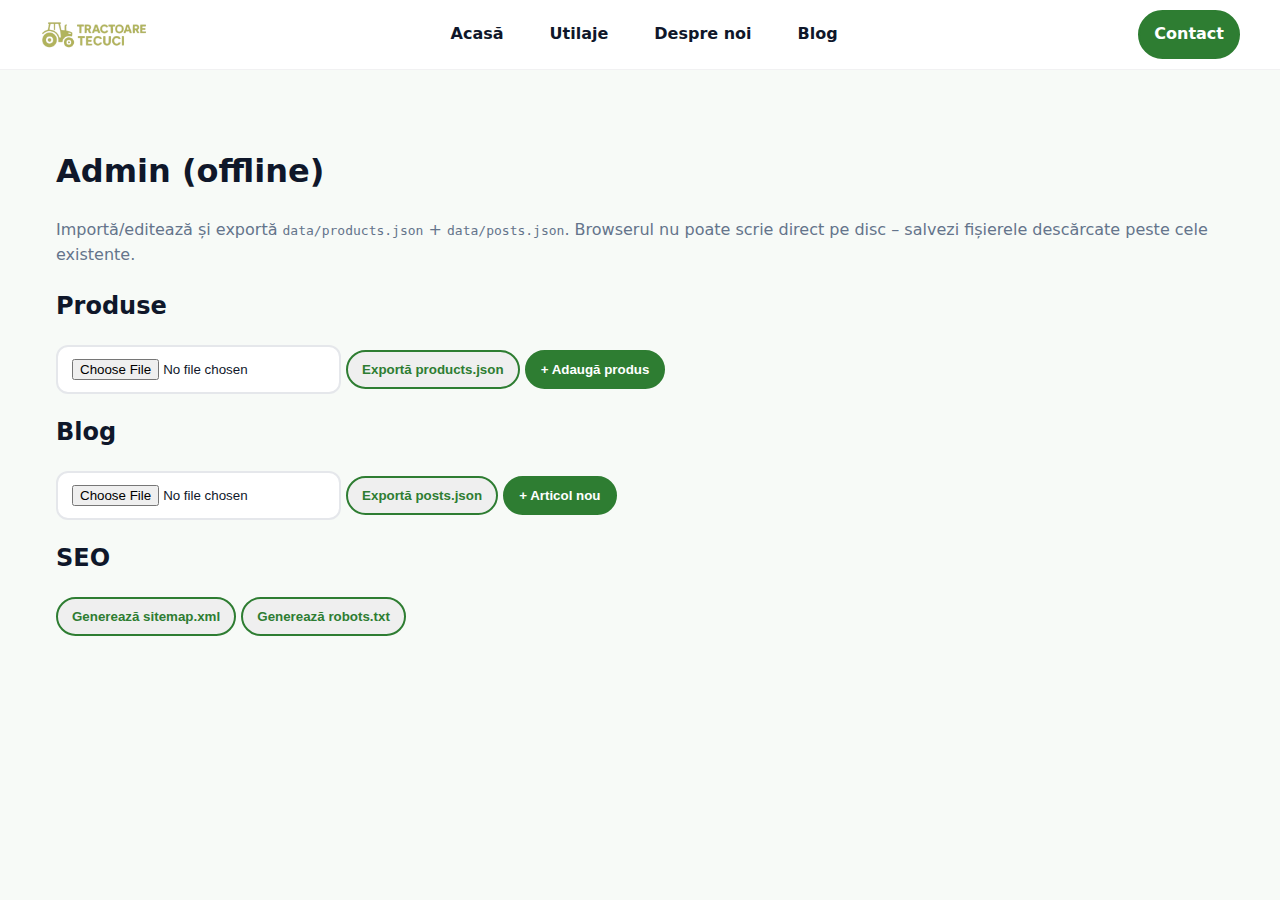
<file: admin.html>
<!doctype html>
<html lang="ro">

<head>
  <meta charset="utf-8">
  <meta name="viewport" content="width=device-width,initial-scale=1">
  <title>Admin (static) – Tractoare Tecuci</title>
  <link rel="stylesheet" href="assets/style.css">
  <script defer src="assets/app.js"></script>
</head>

<body data-page="admin">
  <header class="site-header">
    <div class="wrap header-bar">
      <!-- STÂNGA: brand -->
      <a class="brand" href="index.html">
        <img class="logo" src="assets/logo.png" alt="Tractoare Tecuci" width="96" height="96">
      </a>
  
      <!-- MIJLOC: navigație desktop -->
      <nav class="nav">
        <a href="index.html" class="nav-link">Acasă</a>
        <a href="utilaje.html" class="nav-link">Utilaje</a>
        <a href="despre-noi.html" class="nav-link">Despre noi</a>
        <a href="blog.html" class="nav-link">Blog</a>
      </nav>
  
      <!-- DREAPTA: CTA + burger (burgerul e vizibil doar pe mobil/tabletă) -->
      <div class="header-cta">
        <a href="contact.html" class="btn primary contact-cta">Contact</a>
        <button class="hamb" aria-label="Meniu"><span></span></button>
      </div>
    </div>
  
    <!-- Drawer mobil (UN SINGURUL!) -->
    <nav class="drawer" aria-hidden="true">
      <div class="nav-list">
        <a href="index.html">Acasă</a>
        <a href="utilaje.html">Utilaje</a>
        <a href="despre-noi.html">Despre noi</a>
        <a href="blog.html">Blog</a>
      </div>
      <a href="contact.html" class="btn primary wfull">Contact</a>
    </nav>
  </header>
  
  <!-- backdrop (click în afara meniului ca să se închidă) -->
  <div class="nav-backdrop"></div>

  <main class="section">
    <div class="wrap">
      <h1>Admin (offline)</h1>
      <p class="muted">Importă/editează și exportă <code>data/products.json</code> + <code>data/posts.json</code>.
        Browserul nu poate scrie direct pe disc – salvezi fișierele descărcate peste cele existente.</p>

      <h2>Produse</h2>
      <div class="admin-bar">
        <input type="file" id="importProducts" accept="application/json">
        <button class="btn" id="exportProducts">Exportă products.json</button>
        <button class="btn primary" id="newProduct">+ Adaugă produs</button>
      </div>
      <div id="adminProducts" class="grid"></div>

      <h2>Blog</h2>
      <div class="admin-bar">
        <input type="file" id="importPosts" accept="application/json">
        <button class="btn" id="exportPosts">Exportă posts.json</button>
        <button class="btn primary" id="newPost">+ Articol nou</button>
      </div>
      <div id="adminPosts" class="grid"></div>

      <h2>SEO</h2>
      <div class="admin-bar">
        <button class="btn" id="genSitemap">Generează sitemap.xml</button>
        <button class="btn" id="genRobots">Generează robots.txt</button>
      </div>

      <!-- dialog produs -->
      <dialog id="dlgProduct">
        <form method="dialog" id="frmProduct" class="admin-form">
          <h3 id="dlgProductTitle">Produs</h3>
          <input name="title" placeholder="Titlu" required>
          <input name="slug" placeholder="Slug (unic)" required>
          <input name="brand" placeholder="Brand" required>
          <select name="category" required>
            <option value="tractor">tractor</option>
            <option value="telescopic">telescopic</option>
            <option value="alte">alte</option>
          </select>
          <div class="grid-mini"><input name="year" type="number" placeholder="An"><input name="hours" type="number"
              placeholder="Ore"><input name="price" type="number" placeholder="Preț €"></div>
          <input name="status" placeholder="Status" value="In stoc">
          <input name="cover" placeholder="URL imagine copertă">
          <textarea name="gallery" rows="2" placeholder="Galerie (URL-uri, separate prin virgulă)"></textarea>
          <textarea name="short_desc" rows="2" placeholder="Descriere scurtă"></textarea>
          <textarea name="specs" rows="6"
            placeholder='Specificații JSON, ex: [{"k":"HORSEPOWER","v":"150"}]'></textarea>
          <menu><button value="cancel">Anulează</button><button class="primary" value="ok">Salvează</button></menu>
        </form>
      </dialog>

      <!-- dialog articol -->
      <dialog id="dlgPost">
        <form method="dialog" id="frmPost" class="admin-form">
          <h3 id="dlgPostTitle">Articol</h3>
          <input name="title" placeholder="Titlu" required>
          <input name="slug" placeholder="Slug (unic)" required>
          <input name="cover" placeholder="URL imagine">
          <textarea name="excerpt" rows="2" placeholder="Scurt rezumat"></textarea>
          <textarea name="html" rows="10" placeholder="Conținut HTML"></textarea>
          <menu><button value="cancel">Anulează</button><button class="primary" value="ok">Salvează</button></menu>
        </form>
      </dialog>
    </div>
  </main>
</body>

</html>
</file>
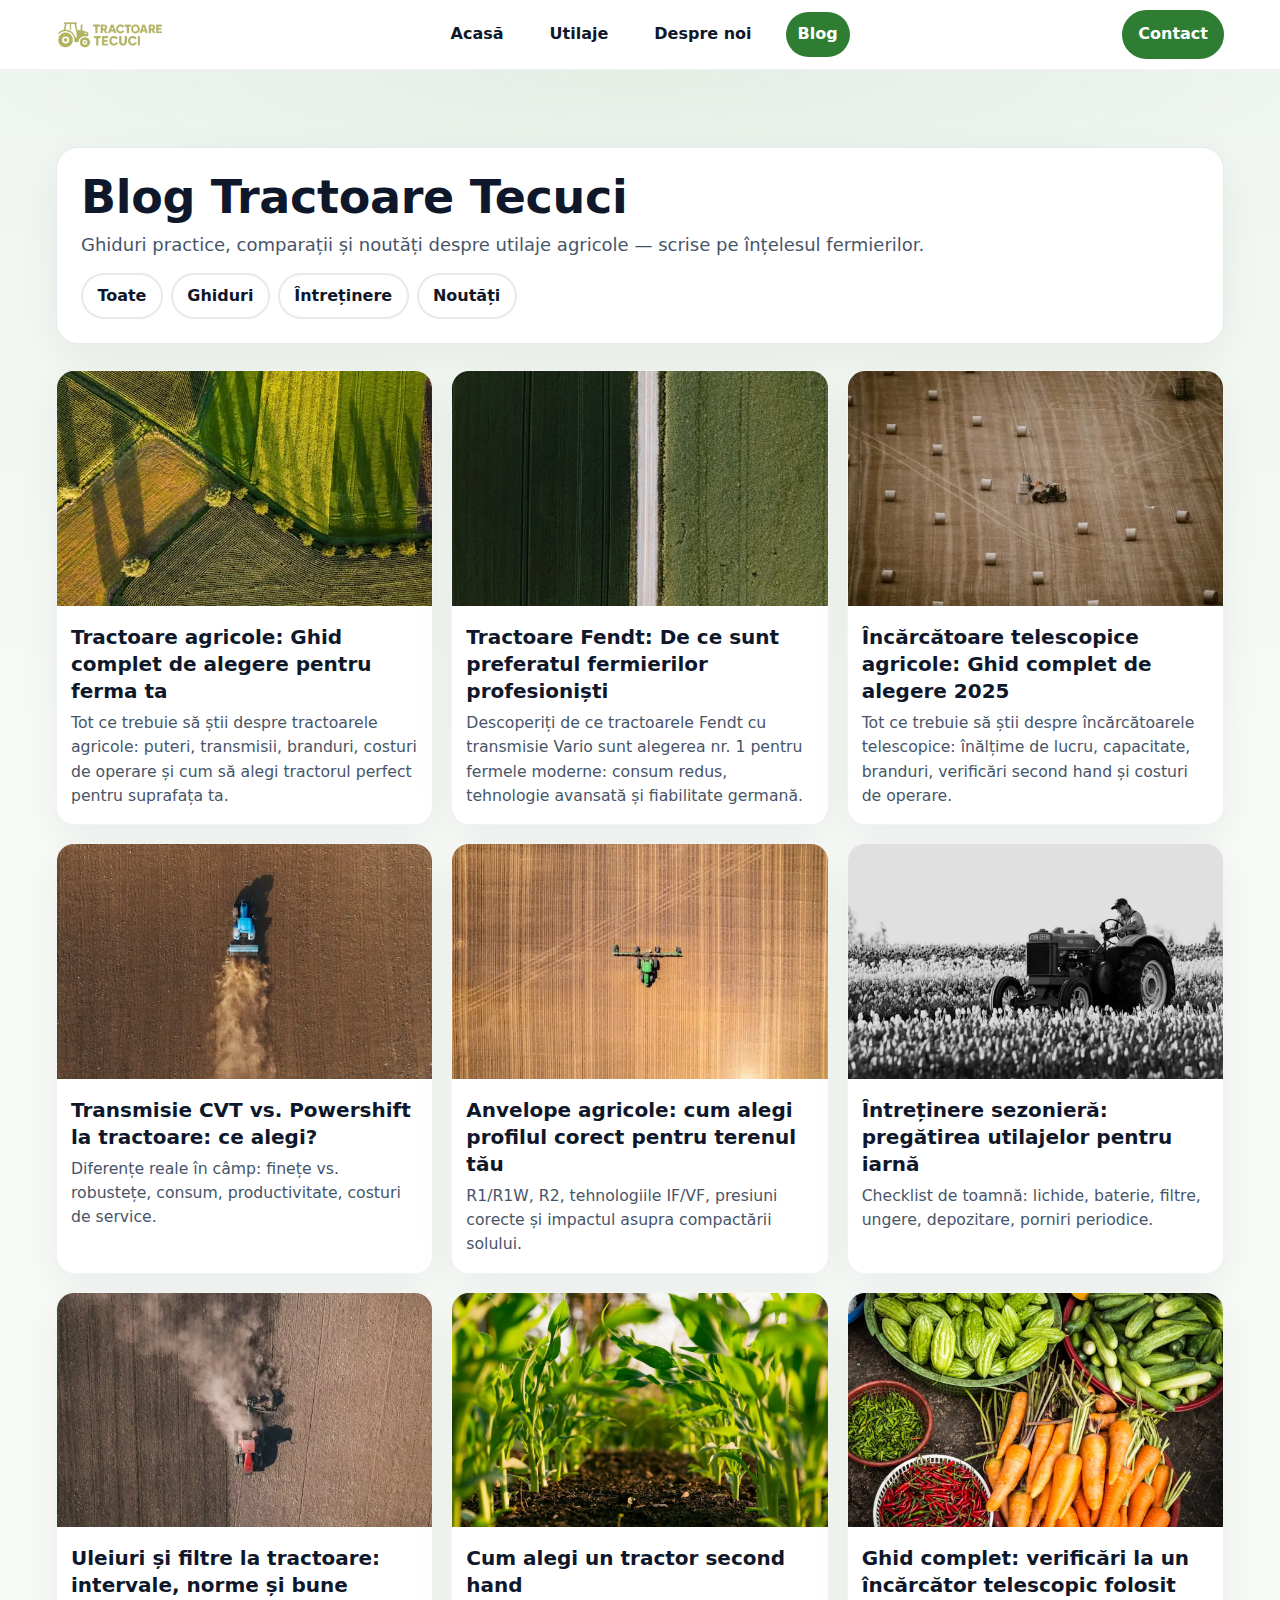
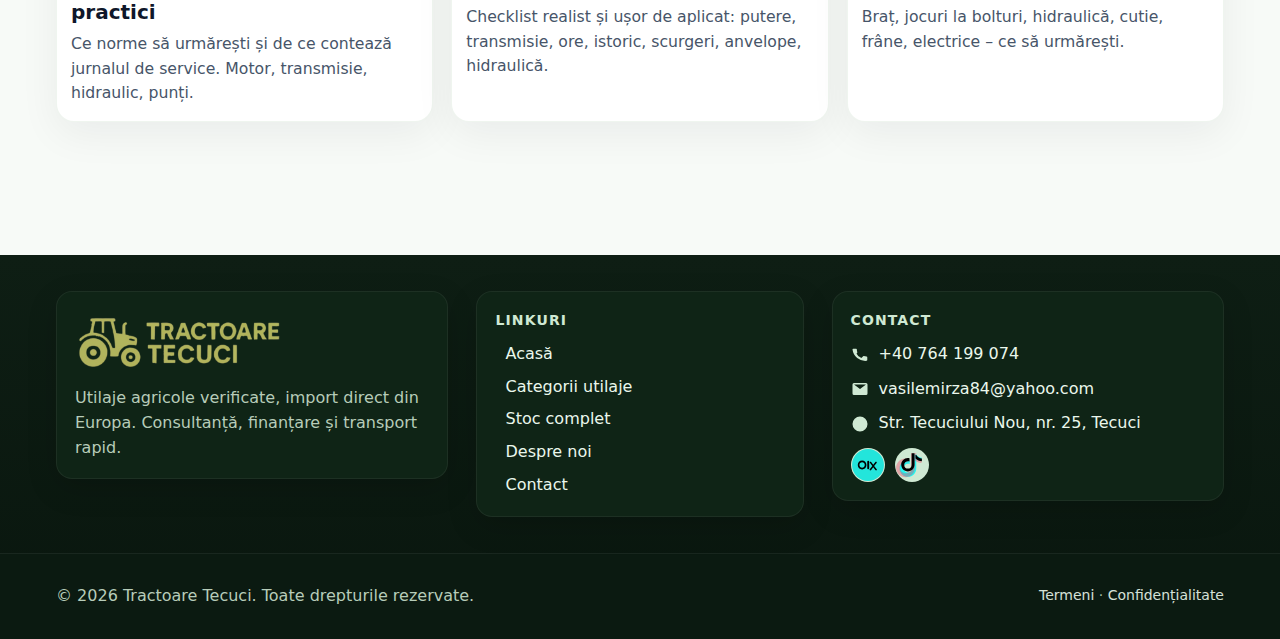
<file: blog.html>
<!doctype html>
<html lang="ro">
<head>
  <meta charset="utf-8" />
  <meta name="viewport" content="width=device-width,initial-scale=1" />
  
  <!-- SEO OPTIMIZAT -->
  <title>Blog Tractoare Tecuci | Ghiduri & Noutăți Utilaje Agricole</title>
  <meta name="description" content="Sfaturi, ghiduri și noutăți despre tractoare, încărcătoare telescopice și alte utilaje agricole. Învață cum alegi corect și cum întreții utilajele din Europa." />
  
  <!-- Canonical corect -->
  <link rel="canonical" href="https://www.tractoaretecuci.ro/blog" />
  
  <!-- Open Graph -->
  <meta property="og:type" content="website">
  <meta property="og:site_name" content="Tractoare Tecuci">
  <meta property="og:title" content="Blog Tractoare Tecuci | Ghiduri & Noutăți Utilaje Agricole">
  <meta property="og:description" content="Sfaturi practice, comparații și noutăți despre tractoare și utilaje agricole — scrise pe înțelesul fermierilor.">
  <meta property="og:url" content="https://www.tractoaretecuci.ro/blog">
  <meta property="og:image" content="https://www.tractoaretecuci.ro/assets/og-image-blog.jpg">
  <meta property="og:image:width" content="1200">
  <meta property="og:image:height" content="630">
  <meta property="og:locale" content="ro_RO">
  
  <!-- Twitter Card -->
  <meta name="twitter:card" content="summary_large_image">
  <meta name="twitter:title" content="Blog Tractoare Tecuci | Ghiduri Utilaje Agricole">
  <meta name="twitter:description" content="Ghiduri practice și noutăți despre tractoare și utilaje agricole.">
  <meta name="twitter:image" content="https://www.tractoaretecuci.ro/assets/og-image-blog.jpg">
  
  <!-- Local SEO -->
  <meta name="geo.region" content="RO-GL">
  <meta name="geo.placename" content="Tecuci">
  <meta name="geo.position" content="45.8765729;27.4220120">
  <meta name="ICBM" content="45.8765729, 27.4220120">
  
  <!-- Performance -->
  <link rel="preconnect" href="https://fonts.googleapis.com" crossorigin>
  <link rel="preload" as="style" href="assets/style.css?v=11">
  <link rel="preload" as="script" href="assets/app.js?v=11">
  
  <link rel="stylesheet" href="assets/style.css?v=11" />
  <script defer src="assets/app.js?v=11"></script>

  <!-- JSON-LD Schema - Blog -->
  <script type="application/ld+json">
  {
    "@context": "https://schema.org",
    "@type": "Blog",
    "name": "Blog Tractoare Tecuci",
    "description": "Ghiduri practice, comparații și noutăți despre utilaje agricole",
    "url": "https://www.tractoaretecuci.ro/blog",
    "publisher": {
      "@type": "Organization",
      "name": "Tractoare Tecuci",
      "url": "https://www.tractoaretecuci.ro",
      "logo": {
        "@type": "ImageObject",
        "url": "https://www.tractoaretecuci.ro/assets/logo.png"
      },
      "address": {
        "@type": "PostalAddress",
        "streetAddress": "Str. Tecuciului Nou, nr. 25",
        "addressLocality": "Tecuci",
        "addressRegion": "Galați",
        "postalCode": "805300",
        "addressCountry": "RO"
      },
      "contactPoint": {
        "@type": "ContactPoint",
        "telephone": "+40764199074",
        "contactType": "Customer Service"
      }
    },
    "inLanguage": "ro-RO"
  }
  </script>
  
  <!-- Breadcrumbs Schema -->
  <script type="application/ld+json">
  {
    "@context": "https://schema.org",
    "@type": "BreadcrumbList",
    "itemListElement": [
      {
        "@type": "ListItem",
        "position": 1,
        "name": "Acasă",
        "item": "https://www.tractoaretecuci.ro"
      },
      {
        "@type": "ListItem",
        "position": 2,
        "name": "Blog",
        "item": "https://www.tractoaretecuci.ro/blog"
      }
    ]
  }
  </script>

  <style>
  :root{ 
    --brand:var(--brand-500,#2e7d32); 
    --brand-50:rgba(46,125,50,.06); 
    --ink:#0f172a; 
    --muted:#475569; 
    --ring:#e6e9ee; 
    --shadow:0 12px 40px rgba(15,23,42,.06); 
    --transition-smooth: all 0.3s cubic-bezier(0.4, 0.0, 0.2, 1);
  }
  
  body[data-page="blog"] main.section{ 
    --gap:clamp(48px,6vw,88px); 
    padding-block:var(--gap);
    background: radial-gradient(1200px 240px at 50% 0,var(--brand-50),transparent 60%), 
                linear-gradient(180deg,rgba(46,125,50,.04),transparent 40%);
  }
  
  body[data-page="blog"] .wrap{ 
    max-width:1200px; 
    padding-inline:16px; 
    margin-inline:auto; 
  }
  
  .blog-hero{ 
    background:#fff; 
    border:1px solid var(--ring); 
    border-radius:22px; 
    padding:24px; 
    box-shadow:var(--shadow); 
    transition: var(--transition-smooth);
  }
  
  /* Micro-interacțiune: Hover pe hero */
  .blog-hero:hover {
    box-shadow: 0 16px 48px rgba(15,23,42,.10);
    border-color: rgba(46,125,50,.12);
  }
  
  .blog-hero h1{ 
    margin:0; 
    color:var(--ink); 
    font-size:clamp(28px,4.6vw,46px); 
    line-height:1.12; 
    letter-spacing:-.3px; 
  }
  
  .blog-hero p{ 
    margin:8px 0 0; 
    color:var(--muted); 
    font-size:clamp(15px,1.5vw,18px) 
  }
  
  .blog-cats{ 
    margin:14px 0 0; 
    display:flex; 
    flex-wrap:wrap; 
    gap:8px; 
  }
  
  .blog-cats .pill{ 
    display:inline-flex; 
    align-items:center; 
    justify-content:center; 
    padding:.55rem .9rem; 
    border-radius:999px; 
    border:2px solid var(--ring); 
    background:#fff; 
    color:var(--ink); 
    font-weight:800; 
    text-decoration:none; 
    transition: var(--transition-smooth);
  }
  
  /* Micro-interacțiune: Hover pe pills */
  .blog-cats .pill:hover{ 
    transform:translateY(-1px); 
    background:var(--brand-50); 
    border-color:#dfe4ea; 
    box-shadow: 0 4px 12px rgba(46,125,50,.12);
  }
  
  .blog-cats .pill:active {
    transform: translateY(0);
  }
  
  .blog-cats .pill.active{ 
    border-color:rgba(46,125,50,.38); 
    color:#14532d; 
    background:#fff; 
    box-shadow:0 8px 20px rgba(46,125,50,.12);
    transform: translateY(-1px);
  }
  
  #blogList.grid{ 
    margin-top:clamp(18px,3vw,26px); 
    display:grid; 
    gap:18px; 
    grid-template-columns:1fr; 
  }
  
  @media(min-width:740px){ 
    #blogList.grid{ 
      grid-template-columns:repeat(2,minmax(0,1fr)); 
    } 
  }
  
  @media(min-width:1040px){ 
    #blogList.grid{ 
      grid-template-columns:repeat(3,minmax(0,1fr)); 
    } 
  }
  
  .post-card{ 
    display:flex; 
    flex-direction:column; 
    overflow:hidden; 
    text-decoration:none; 
    border-radius:18px; 
    background:#fff; 
    border:1px solid rgba(46,125,50,.08); 
    box-shadow:var(--shadow); 
    transition: var(--transition-smooth);
  }
  
  /* Micro-interacțiune: Hover elegant pe carduri */
  .post-card:hover{ 
    transform:translateY(-6px); 
    border-color:rgba(46,125,50,.20); 
    box-shadow:0 20px 48px rgba(15,23,42,.14); 
  }
  
  .post-card:active {
    transform: translateY(-4px);
  }
  
  .post-card img{ 
    width:100%; 
    aspect-ratio:16/10; 
    object-fit:cover; 
    display:block; 
    transition: transform .5s cubic-bezier(0.4, 0.0, 0.2, 1);
  }
  
  /* Micro-interacțiune: Zoom imagine pe hover card */
  .post-card:hover img {
    transform: scale(1.05);
  }
  
  .post-card .body{ 
    padding:14px 14px 16px; 
  }
  
  .post-card h3{ 
    margin:4px 0 6px; 
    color:var(--ink); 
    font-size:clamp(17px,1.8vw,20px); 
    line-height:1.35; 
    transition: color .2s ease;
  }
  
  /* Micro-interacțiune: Titlul devine verde pe hover */
  .post-card:hover h3 {
    color: var(--brand);
  }
  
  .post-card .muted{ 
    color:var(--muted); 
    margin:0; 
    font-size:.98rem; 
  }
  
  /* Focus states pentru accesibilitate */
  .blog-cats .pill:focus-visible,
  .post-card:focus-visible {
    outline: 2px solid #22c55e;
    outline-offset: 4px;
  }
  
  /* Touch-friendly pe mobil */
  @media (hover: none) {
    .blog-cats .pill:active {
      transform: scale(0.95);
      transition: transform .1s ease;
    }
    
    .post-card:active {
      transform: scale(0.98);
    }
  }
  
  /* Prefers reduced motion */
  @media (prefers-reduced-motion: reduce) {
    *,
    *::before,
    *::after {
      animation-duration: 0.01ms !important;
      animation-iteration-count: 1 !important;
      transition-duration: 0.01ms !important;
    }
  }
  </style>
</head>

<body data-page="blog">
  <!-- HEADER -->
  <header class="site-header" role="banner">
    <div class="wrap header-bar">
      <a class="brand" href="index.html" aria-label="Acasă">
        <img class="logo" src="assets/logo.png" alt="Tractoare Tecuci" width="96" height="96" />
      </a>
      
      <nav class="nav" aria-label="Navigație principală">
        <a href="index.html" class="nav-link">Acasă</a>
        <a href="utilaje.html" class="nav-link">Utilaje</a>
        <a href="despre-noi.html" class="nav-link">Despre noi</a>
        <a href="blog.html" class="nav-link">Blog</a>
      </nav>
      
      <div class="header-cta">
        <a href="contact.html" class="btn primary contact-cta">Contact</a>
        <button class="hamb" type="button" aria-label="Meniu" aria-controls="mobile-drawer" aria-expanded="false">
          <span></span>
        </button>
      </div>
    </div>
    
    <nav id="mobile-drawer" class="drawer" aria-label="Meniu mobil">
      <div class="nav-list">
        <a href="index.html">Acasă</a>
        <a href="utilaje.html">Utilaje</a>
        <a href="despre-noi.html">Despre noi</a>
        <a href="blog.html">Blog</a>
      </div>
      <a href="contact.html" class="btn primary wfull">Contact</a>
    </nav>
  </header>
  
  <div class="nav-backdrop" hidden></div>

  <main class="section" role="main">
    <div class="wrap">
      <section class="blog-hero" role="region" aria-labelledby="blog-title">
        <h1 id="blog-title">Blog Tractoare Tecuci</h1>
        <p>Ghiduri practice, comparații și noutăți despre utilaje agricole — scrise pe înțelesul fermierilor.</p>
        
        <nav class="blog-cats" aria-label="Categorii blog" role="tablist">
          <a class="pill" data-cat="toate" href="blog.html" role="tab" aria-selected="true">Toate</a>
          <a class="pill" data-cat="ghiduri" href="blog.html#ghiduri" role="tab" aria-selected="false">Ghiduri</a>
          <a class="pill" data-cat="intretinere" href="blog.html#intretinere" role="tab" aria-selected="false">Întreținere</a>
          <a class="pill" data-cat="noutati" href="blog.html#noutati" role="tab" aria-selected="false">Noutăți</a>
        </nav>
      </section>

      <div id="blogList" class="grid" role="list" aria-label="Lista articole blog"></div>
    </div>
  </main>

  <footer class="site-footer" role="contentinfo">
    <div class="wrap footer-grid">
      <!-- Col 1: brand + scurtă descriere -->
      <div class="f-col">
        <a class="f-brand" href="index.html" aria-label="Tractoare Tecuci">
          <img src="assets/logo.png" alt="Tractoare Tecuci" width="96" height="96">
        </a>
        <p class="f-desc">
          Utilaje agricole verificate, import direct din Europa. Consultanță, finanțare și transport rapid.
        </p>
      </div>
  
      <!-- Col 2: linkuri rapide -->
      <nav class="f-col" aria-label="Linkuri rapide">
        <h3 class="f-title">Linkuri</h3>
        <ul class="f-links">
          <li><a href="index.html">Acasă</a></li>
          <li><a href="utilaje.html">Categorii utilaje</a></li>
          <li><a href="products.html">Stoc complet</a></li>
          <li><a href="despre-noi.html">Despre noi</a></li>
          <li><a href="contact.html">Contact</a></li>
        </ul>
      </nav>
  
      <!-- Col 3: contact -->
      <div class="f-col">
        <h3 class="f-title">Contact</h3>
        <ul class="f-contact">
          <li>
            <svg viewBox="0 0 24 24" aria-hidden="true">
              <path d="M6.6 10.2a15.1 15.1 0 007.2 7.2l2.4-2.4a1 1 0 011-.24 11.2 11.2 0 003.5.56 1 1 0 011 1v3.8a1 1 0 01-1 1A17.3 17.3 0 012 6a1 1 0 011-1h3.8a1 1 0 011 1c0 1.2.2 2.4.56 3.5a1 1 0 01-.24 1l-2.52 2.7z"/>
            </svg>
            <a href="tel:+40764199074">+40 764 199 074</a>
          </li>
          <li>
            <svg viewBox="0 0 24 24" aria-hidden="true">
              <path d="M4 4h16a2 2 0 012 2v12a2 2 0 01-2 2H4a2 2 0 01-2-2V6a2 2 0 012-2zm0 2l8 6 8-6"/>
            </svg>
            <a href="mailto:vasilemirza84@yahoo.com">vasilemirza84@yahoo.com</a>
          </li>
          <li>
            <svg viewBox="0 0 24 24" aria-hidden="true">
              <path d="M12 2a10 10 0 100 20 10 10 0 000-20zm1 5v6h5"/>
            </svg>
            <a href="https://www.google.com/maps?hl=ro&gl=ro&um=1&ie=UTF-8&fb=1&sa=X&ftid=0x40b4295c7d0cba87:0x11b4abacc20f9033"
              target="_blank" rel="noopener" title="Deschide pe Google Maps">
              Str. Tecuciului Nou, nr. 25, Tecuci
            </a>
          </li>
        </ul>
        
        <div class="f-social">
          <!-- OLX -->
          <a class="ico social olx-badge" href="https://compaia.olx.ro/home/" target="_blank" rel="noopener"
            aria-label="OLX" title="Vezi profilul pe OLX">
            <svg viewBox="0 0 64 64" role="img" aria-hidden="true">
              <circle cx="32" cy="32" r="30" fill="#23E5DB"/>
              <path fill="#000000" d="M20.9,40.3c-4.7,0-8.2-3.6-8.2-8.3s3.5-8.3,8.2-8.3c4.7,0,8.2,3.6,8.2,8.3S25.6,40.3,20.9,40.3z M20.9,27c-2.9,0-5,2.2-5,5s2.1,5,5,5s5-2.2,5-5S23.8,27,20.9,27z"/>
              <rect x="30.6" y="24.1" width="3.6" height="16" rx="1.8" ry="1.8" fill="#000000"/>
              <path fill="#000000" d="M48.4,40.1l-4.9-6.1l4.7-6c0.3-0.4,0.4-0.9,0.2-1.4c-0.3-0.8-1.2-1.1-2-0.7c-0.2,0.1-0.4,0.3-0.5,0.4l-4,5.1l-4-5.1c-0.4-0.5-1.1-0.7-1.8-0.5c-0.9,0.3-1.2,1.3-0.6,2.1l4.7,5.9l-4.9,6.2c-0.3,0.4-0.4,0.9-0.2,1.4c0.3,0.8,1.2,1.1,2,0.7c0.2-0.1,0.4-0.3,0.5-0.4l4.2-5.3l4.1,5.2c0.4,0.5,1.1,0.7,1.8,0.5C48.7,41.9,49,41,48.4,40.1z"/>
            </svg>
          </a>
        
          <!-- TikTok -->
          <a class="ico social tiktok" href="https://www.tiktok.com/@nicoletamirza6" target="_blank" rel="noopener"
            aria-label="TikTok" title="Vezi profilul pe TikTok">
            <svg viewBox="0 0 64 64" role="img" aria-hidden="true">
              <rect width="64" height="64" fill="none"/>
              <path fill="#25F4EE" d="M40 12c2.7 3.6 6.2 6 10 6v6c-3.8 0-7.4-1.2-10-3.2v17.7c0 8.7-7 15.7-15.7 15.7S8.6 47.2 8.6 38.5c0-8.7 7-15.7 15.7-15.7 1.1 0 2.2.1 3.3.4v7.2c-.9-.4-1.9-.6-3-.6-4.5 0-8.1 3.6-8.1 8.1s3.6 8.1 8.1 8.1 8.1-3.6 8.1-8.1V12h7.3z"/>
              <path fill="#FE2C55" d="M40 10v8.8c2.6 2 6.2 3.2 10 3.2v6c-4.9 0-9.2-1.7-12.5-4.5v13.9c0 9.8-8 17.8-17.8 17.8S2 47.2 2 37.4s8-17.8 17.8-17.8c1.2 0 2.4.1 3.6.4v7.4c-1.1-.5-2.3-.8-3.6-.8-5.7 0-10.4 4.7-10.4 10.4s4.7 10.4 10.4 10.4 10.4-4.7 10.4-10.4V10H40z" opacity=".35"/>
              <path fill="#000000" d="M36.7 10v21.5c0 6.9-5.6 12.5-12.5 12.5S11.7 38.4 11.7 31.5 17.3 19 24.2 19c1.1 0 2.1.2 3.1.5v5.9c-.9-.4-1.9-.6-3-.6-3.9 0-7 3.1-7 7s3.1 7 7 7 7-3.1 7-7V10h5.4zm3.3 3c2.6 3.9 6.4 6.3 10.6 6.7v5.3c-4.9-.3-9.1-2.3-12-5.3V13z"/>
            </svg>
          </a>
        </div>
      </div>
    </div>
  
    <div class="f-bottom">
      <div class="wrap f-bottom-row">
        <p>© <span id="year"></span> Tractoare Tecuci. Toate drepturile rezervate.</p>
        <p class="f-mini">
          <a href="termeni.html">Termeni</a> · <a href="confidentialitate.html">Confidențialitate</a>
        </p>
      </div>
    </div>
  </footer>

  <script>
    // Actualizează anul în footer
    document.getElementById('year').textContent = new Date().getFullYear();
    
    // Render blog dinamic
    document.addEventListener('DOMContentLoaded', () => { 
      if (window.Blog && Blog.renderBlogPage) Blog.renderBlogPage(); 
    });
  </script>
</body>
</html>
</file>
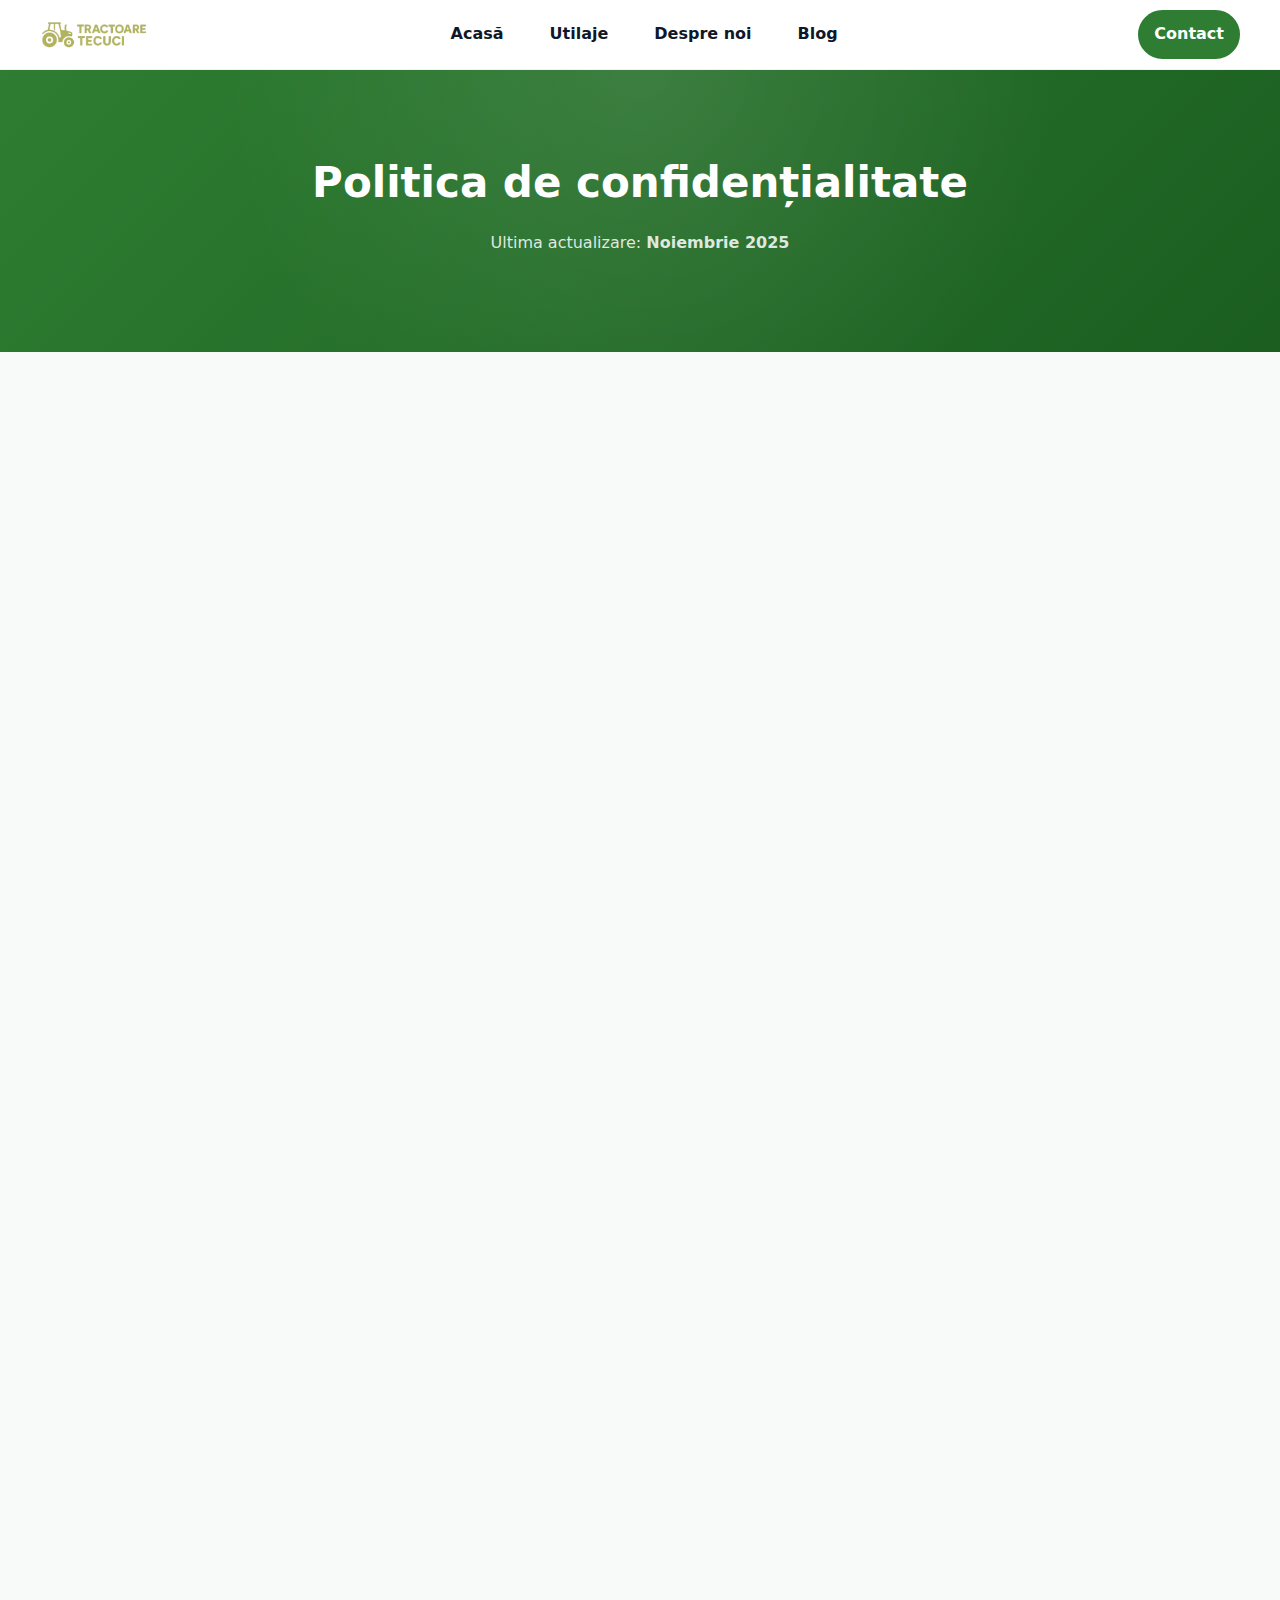
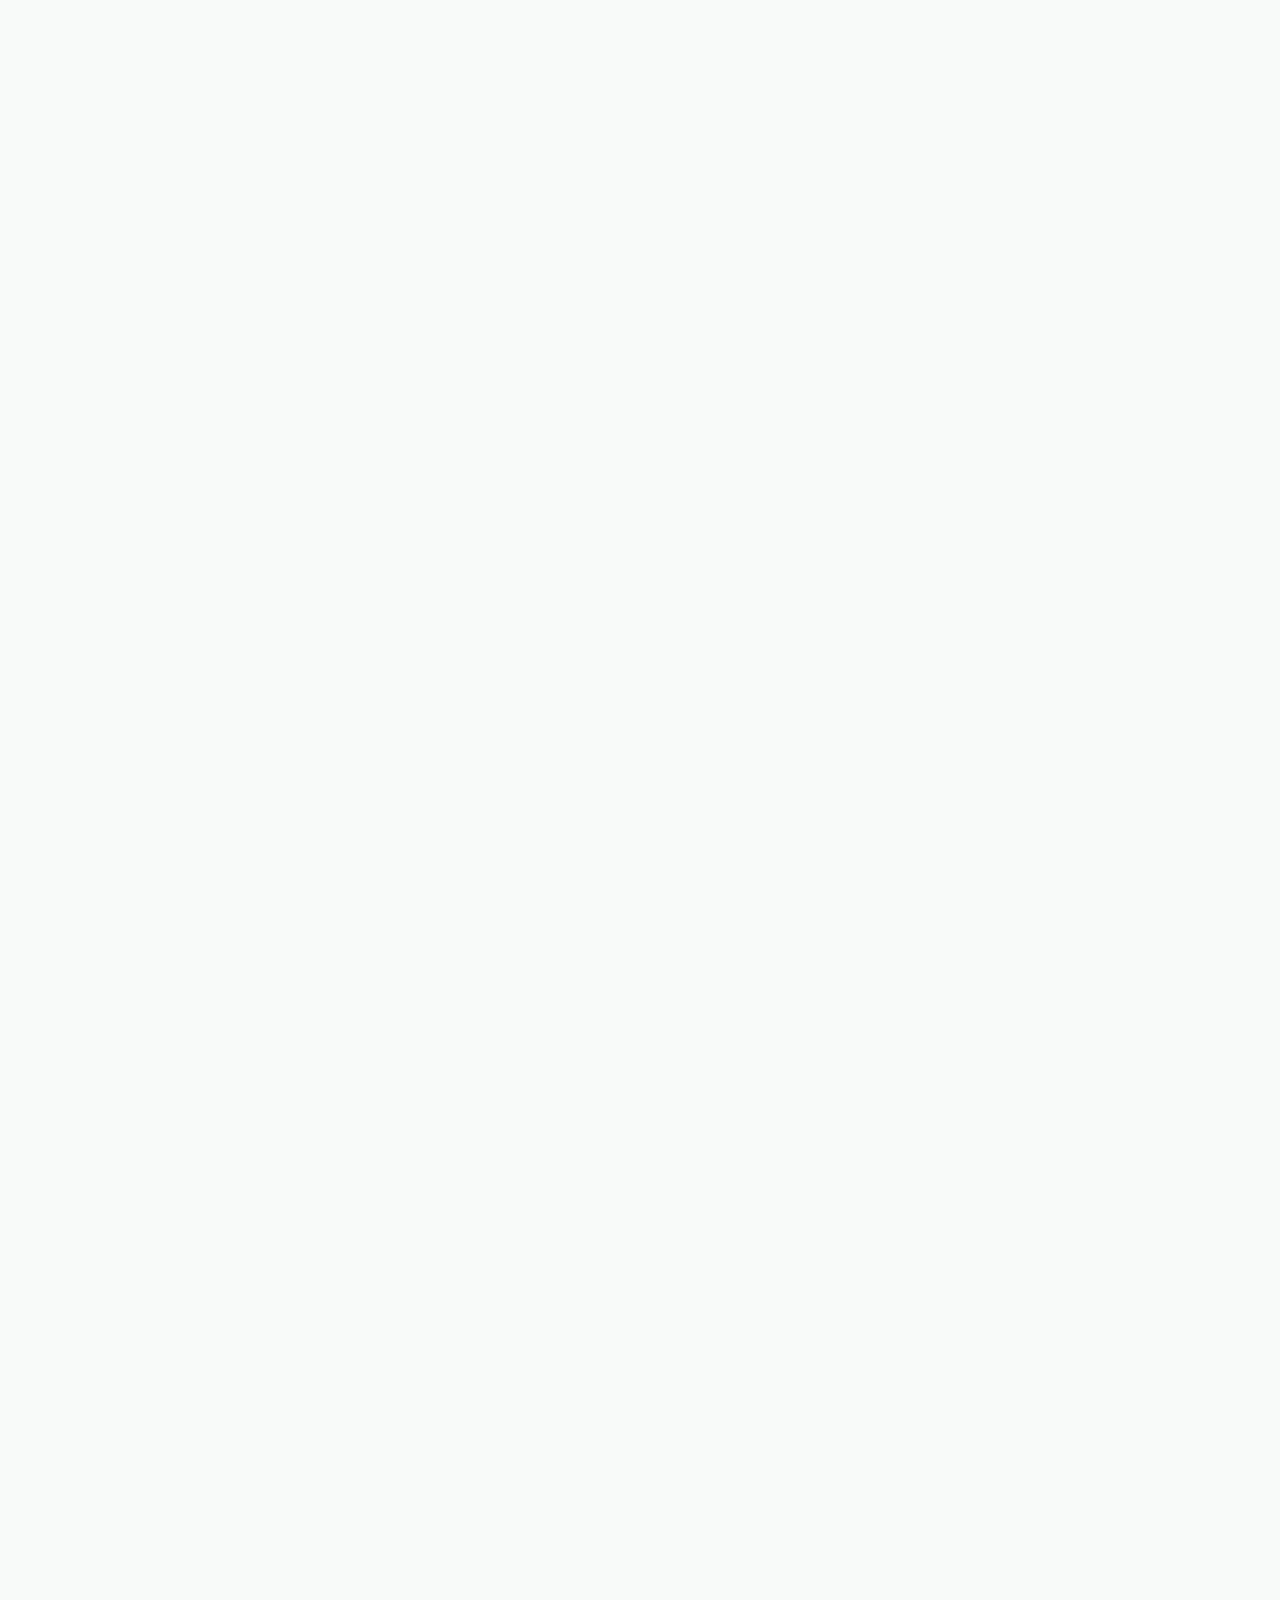
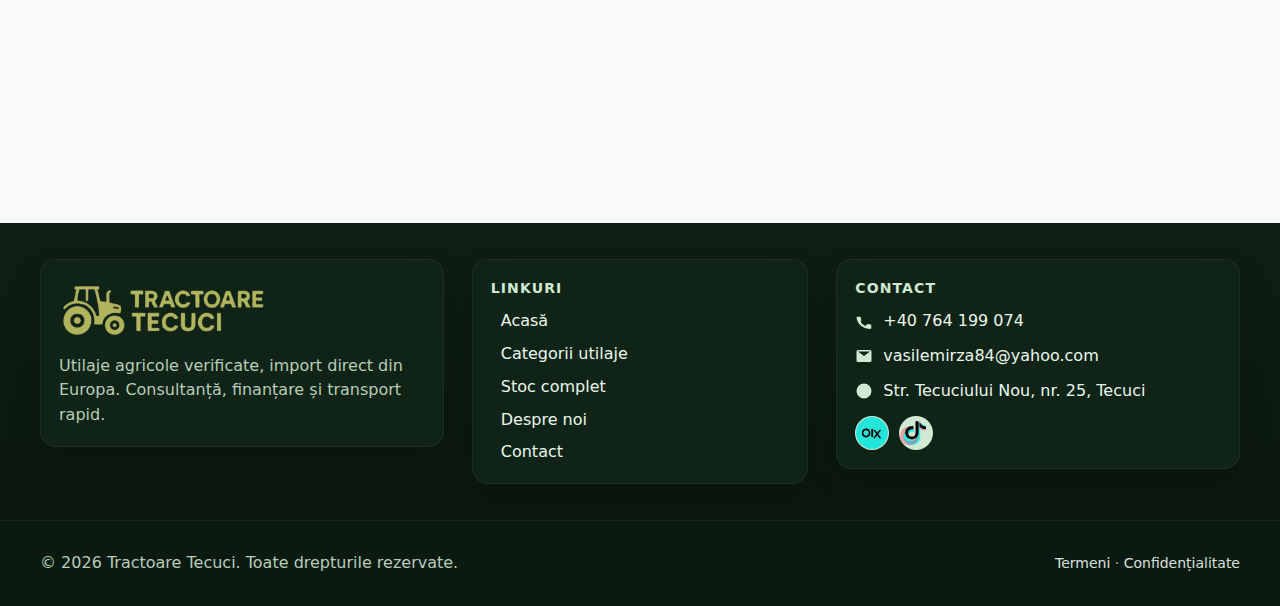
<file: confidentialitate.html>
<!doctype html>
<html lang="ro">
<head>
  <meta charset="utf-8">
  <meta name="viewport" content="width=device-width,initial-scale=1">
  
  <!-- SEO OPTIMIZAT -->
  <title>Politica de Confidențialitate | Tractoare Tecuci - GDPR Compliant</title>
  <meta name="description" content="Politica de confidențialitate Tractoare Tecuci: cum gestionăm și protejăm datele tale personale. Transparență totală conform GDPR. Drepturile tale explicate clar.">
  
  <!-- Canonical corect -->
  <link rel="canonical" href="https://www.tractoaretecuci.ro/confidentialitate">
  
  <!-- Open Graph -->
  <meta property="og:type" content="website">
  <meta property="og:site_name" content="Tractoare Tecuci">
  <meta property="og:title" content="Politica de Confidențialitate | Tractoare Tecuci">
  <meta property="og:description" content="Cum protejăm datele tale personale - politică simplă și transparentă conform GDPR.">
  <meta property="og:url" content="https://www.tractoaretecuci.ro/confidentialitate">
  <meta property="og:image" content="https://www.tractoaretecuci.ro/assets/og-image.jpg">
  <meta property="og:image:width" content="1200">
  <meta property="og:image:height" content="630">
  <meta property="og:locale" content="ro_RO">
  
  <!-- Twitter Card -->
  <meta name="twitter:card" content="summary_large_image">
  <meta name="twitter:title" content="Politica de Confidențialitate | Tractoare Tecuci">
  <meta name="twitter:description" content="Protecția datelor personale conform GDPR">
  <meta name="twitter:image" content="https://www.tractoaretecuci.ro/assets/og-image.jpg">
  
  <!-- Local SEO -->
  <meta name="geo.region" content="RO-GL">
  <meta name="geo.placename" content="Tecuci">
  <meta name="geo.position" content="45.8765729;27.4220120">
  <meta name="ICBM" content="45.8765729, 27.4220120">
  
  <!-- Performance -->
  <link rel="preconnect" href="https://fonts.googleapis.com" crossorigin>
  <link rel="preload" as="style" href="assets/style.css?v=11">
  <link rel="preload" as="script" href="assets/app.js?v=11">
  
  <link rel="stylesheet" href="assets/style.css?v=11">
  <script defer src="assets/app.js?v=11"></script>
  
  <!-- JSON-LD Schema - WebPage -->
  <script type="application/ld+json">
  {
    "@context": "https://schema.org",
    "@type": "WebPage",
    "name": "Politica de Confidențialitate",
    "description": "Politica de confidențialitate și protecția datelor personale conform GDPR",
    "url": "https://www.tractoaretecuci.ro/confidentialitate",
    "inLanguage": "ro-RO",
    "isPartOf": {
      "@type": "WebSite",
      "name": "Tractoare Tecuci",
      "url": "https://www.tractoaretecuci.ro"
    },
    "about": {
      "@type": "Thing",
      "name": "Politică de confidențialitate GDPR"
    },
    "lastReviewed": "2025-11-01",
    "publisher": {
      "@type": "Organization",
      "name": "Tractoare Tecuci",
      "url": "https://www.tractoaretecuci.ro"
    }
  }
  </script>
  
  <!-- Breadcrumbs Schema -->
  <script type="application/ld+json">
  {
    "@context": "https://schema.org",
    "@type": "BreadcrumbList",
    "itemListElement": [
      {
        "@type": "ListItem",
        "position": 1,
        "name": "Acasă",
        "item": "https://www.tractoaretecuci.ro"
      },
      {
        "@type": "ListItem",
        "position": 2,
        "name": "Politica de Confidențialitate",
        "item": "https://www.tractoaretecuci.ro/confidentialitate"
      }
    ]
  }
  </script>
  
  <style>
    :root {
      --brand: #2e7d32;
      --brand-dark: #1b5e20;
      --ink: #0f172a;
      --muted: #334155;
      --ring: #e6e9ee;
      --eco-accent: #22c55e;
      --transition-smooth: all 0.3s cubic-bezier(0.4, 0.0, 0.2, 1);
    }
    
    /* Hero cu gradient și micro-interacțiune */
    .legal-hero{
      background: linear-gradient(135deg, #2e7d32 0%, #1b5e20 100%);
      color:#fff;
      padding:clamp(40px,8vw,80px) 0;
      text-align:center;
      position: relative;
      overflow: hidden;
    }
    
    .legal-hero::before {
      content: '';
      position: absolute;
      top: 0;
      left: 0;
      right: 0;
      bottom: 0;
      background: radial-gradient(circle at 50% 0%, rgba(255,255,255,.1), transparent 60%);
      pointer-events: none;
    }
    
    .legal-hero h1{
      margin:0 0 12px;
      font-size:clamp(28px,5vw,42px);
      font-weight:700;
      position: relative;
      animation: fadeInUp .6s ease-out;
    }
    
    @keyframes fadeInUp {
      from { opacity: 0; transform: translateY(20px); }
      to { opacity: 1; transform: translateY(0); }
    }
    
    .legal-hero .muted{
      color:rgba(255,255,255,0.85);
      font-size:16px;
      position: relative;
      animation: fadeInUp .8s ease-out .2s both;
    }
    
    /* Main content */
    .legal{
      padding:48px 0;
      background:#f8faf9;
    }
    
    .legal .wrap{
      max-width:900px;
      margin:0 auto;
      padding:0 20px;
    }
    
    /* Sections cu micro-interacțiuni */
    .legal section{
      background:#fff;
      border-radius:16px;
      box-shadow:0 4px 12px rgba(15,23,42,.08);
      padding:32px;
      margin:24px 0;
      transition: var(--transition-smooth);
      opacity: 0;
      transform: translateY(20px);
      animation: revealSection .5s ease-out forwards;
    }
    
    .legal section:nth-child(1) { animation-delay: .1s; }
    .legal section:nth-child(2) { animation-delay: .15s; }
    .legal section:nth-child(3) { animation-delay: .2s; }
    .legal section:nth-child(4) { animation-delay: .25s; }
    .legal section:nth-child(5) { animation-delay: .3s; }
    .legal section:nth-child(6) { animation-delay: .35s; }
    .legal section:nth-child(7) { animation-delay: .4s; }
    .legal section:nth-child(8) { animation-delay: .45s; }
    .legal section:nth-child(9) { animation-delay: .5s; }
    
    @keyframes revealSection {
      to {
        opacity: 1;
        transform: translateY(0);
      }
    }
    
    /* Micro-interacțiune: Hover pe sections */
    .legal section:hover {
      box-shadow: 0 8px 24px rgba(15,23,42,.12);
      transform: translateY(-2px);
      border-left: 4px solid var(--eco-accent);
      padding-left: 28px;
    }
    
    .legal h2{
      color:var(--ink);
      font-size:clamp(20px,3vw,26px);
      margin:0 0 16px;
      font-weight:700;
      transition: color .2s;
    }
    
    .legal section:hover h2 {
      color: var(--brand);
    }
    
    .legal p{
      color:var(--muted);
      line-height:1.7;
      margin:0 0 16px;
    }
    
    .legal p:last-child{
      margin-bottom:0;
    }
    
    .legal ul{
      margin:16px 0;
      padding-left:24px;
    }
    
    .legal li{
      color:var(--muted);
      line-height:1.7;
      margin:8px 0;
      transition: transform .2s, color .2s;
    }
    
    .legal li:hover {
      transform: translateX(4px);
      color: var(--ink);
    }
    
    /* Links cu micro-interacțiune */
    .legal a{
      color:var(--brand);
      text-decoration:underline;
      font-weight:600;
      transition: color .2s, text-decoration-color .2s;
      position: relative;
    }
    
    .legal a:hover{
      color:var(--brand-dark);
      text-decoration-color: var(--eco-accent);
    }
    
    .legal strong{
      color:var(--ink);
      font-weight:600;
    }
    
    /* Focus states pentru accesibilitate */
    .legal a:focus-visible {
      outline: 2px solid var(--eco-accent);
      outline-offset: 4px;
      border-radius: 2px;
    }
    
    /* Touch-friendly pe mobil */
    @media (hover: none) {
      .legal section:active {
        transform: scale(0.98);
        transition: transform .1s ease;
      }
    }
    
    @media(max-width:768px){
      .legal section{
        padding:24px 20px;
      }
      
      .legal section:hover {
        padding-left: 16px;
      }
    }
    
    /* Prefers reduced motion */
    @media (prefers-reduced-motion: reduce) {
      *,
      *::before,
      *::after {
        animation-duration: 0.01ms !important;
        animation-iteration-count: 1 !important;
        transition-duration: 0.01ms !important;
      }
    }
  </style>
</head>
<body data-page="legal">
  <!-- HEADER -->
  <header class="site-header" role="banner">
    <div class="wrap header-bar">
      <a class="brand" href="index.html" aria-label="Acasă">
        <img class="logo" src="assets/logo.png" alt="Tractoare Tecuci" width="96" height="96">
      </a>
      
      <nav class="nav" aria-label="Navigație principală">
        <a href="index.html" class="nav-link">Acasă</a>
        <a href="utilaje.html" class="nav-link">Utilaje</a>
        <a href="despre-noi.html" class="nav-link">Despre noi</a>
        <a href="blog.html" class="nav-link">Blog</a>
      </nav>
      
      <div class="header-cta">
        <a href="contact.html" class="btn primary contact-cta">Contact</a>
        <button class="hamb" type="button" aria-label="Meniu" aria-controls="mobile-drawer" aria-expanded="false">
          <span></span>
        </button>
      </div>
    </div>
    
    <nav id="mobile-drawer" class="drawer" aria-label="Meniu mobil">
      <div class="nav-list">
        <a href="index.html">Acasă</a>
        <a href="utilaje.html">Utilaje</a>
        <a href="despre-noi.html">Despre noi</a>
        <a href="blog.html">Blog</a>
      </div>
      <a href="contact.html" class="btn primary wfull">Contact</a>
    </nav>
  </header>
  
  <div class="nav-backdrop" hidden></div>

  <section class="legal-hero" role="region" aria-labelledby="privacy-title">
    <div class="wrap">
      <h1 id="privacy-title">Politica de confidențialitate</h1>
      <p class="muted">Ultima actualizare: <strong>Noiembrie 2025</strong></p>
    </div>
  </section>

  <main class="legal" role="main">
    <div class="wrap">
      <section>
        <h2>Cine suntem</h2>
        <p><strong>Tractoare Tecuci</strong> – dealer utilaje agricole second hand din import Italia.</p>
        <p><strong>Contact:</strong> <a href="mailto:vasilemirza84@yahoo.com">vasilemirza84@yahoo.com</a> | <a href="tel:+40764199074">+40 764 199 074</a></p>
        <p><strong>Adresă:</strong> Str. Tecuciului Nou, nr. 25, Tecuci, județul Galați</p>
      </section>

      <section>
        <h2>Ce informații colectăm</h2>
        <p>Când ne contactezi prin formular sau telefon, colectăm:</p>
        <ul>
          <li><strong>Nume și prenume</strong></li>
          <li><strong>Număr de telefon</strong></li>
          <li><strong>Adresă de email</strong></li>
          <li><strong>Mesajul tău</strong> (întrebări despre tractoare, cereri de ofertă)</li>
        </ul>
        <p><strong>Nu colectăm:</strong> date financiare, parole, informații medicale sau alte date sensibile.</p>
      </section>

      <section>
        <h2>De ce colectăm datele tale</h2>
        <p>Folosim informațiile tale <strong>doar pentru</strong>:</p>
        <ul>
          <li>✅ Să îți răspundem la întrebări despre utilaje</li>
          <li>✅ Să îți trimitem oferte personalizate pentru tractoare</li>
          <li>✅ Să te informăm despre disponibilitatea utilajelor</li>
          <li>✅ Să programăm vizualizări și livrări</li>
        </ul>
        <p><strong>NU îți trimitem spam</strong> și <strong>NU vindem datele tale</strong> către alte companii.</p>
      </section>

      <section>
        <h2>Cât timp păstrăm datele</h2>
        <ul>
          <li>Dacă <strong>cumperi un utilaj</strong> → păstrăm datele pentru garanție și suport (5 ani)</li>
          <li>Dacă <strong>ceri o ofertă</strong> dar nu finalizezi → ștergem după <strong>1 an</strong></li>
          <li>Dacă <strong>ceri ștergerea</strong> → ștergem imediat (în maxim 48h)</li>
        </ul>
      </section>

      <section>
        <h2>Cum protejăm datele tale</h2>
        <p>Informațiile tale sunt:</p>
        <ul>
          <li>🔒 Stocate securizat pe servere protejate</li>
          <li>🔒 Accesibile doar de către echipa Tractoare Tecuci</li>
          <li>🔒 Transmise criptat (HTTPS) când ne contactezi online</li>
        </ul>
      </section>

      <section>
        <h2>Drepturile tale</h2>
        <p>Conform legii, poți oricând să:</p>
        <ul>
          <li><strong>Vezi ce date avem</strong> despre tine</li>
          <li><strong>Corectezi</strong> informații greșite</li>
          <li><strong>Ștergi complet</strong> datele tale din sistemul nostru</li>
          <li><strong>Opreșți</strong> mesajele comerciale (dacă te-ai abonat)</li>
        </ul>
        <p><strong>Cum exerciți aceste drepturi?</strong><br>
        Scrie-ne la <a href="mailto:vasilemirza84@yahoo.com">vasilemirza84@yahoo.com</a> sau sună la <a href="tel:+40764199074">+40 764 199 074</a>.</p>
      </section>

      <section>
        <h2>Link-uri către alte site-uri</h2>
        <p>Site-ul nostru conține link-uri către:</p>
        <ul>
          <li><strong>OLX.ro</strong> – pentru a vedea anunțurile noastre</li>
          <li><strong>TikTok</strong> – pentru a vedea videoclipurile cu utilaje</li>
          <li><strong>Google Maps</strong> – pentru a găsi locația noastră</li>
        </ul>
        <p>Aceste site-uri au propriile politici de confidențialitate. Nu suntem responsabili pentru modul în care ele gestionează datele tale.</p>
      </section>

      <section>
        <h2>Modificări ale politicii</h2>
        <p>Putem actualiza această politică dacă:</p>
        <ul>
          <li>Se schimbă legile despre protecția datelor</li>
          <li>Adăugăm servicii noi pe site</li>
        </ul>
        <p>Dacă facem modificări importante, te vom anunța prin email sau banner pe site.</p>
      </section>

      <section>
        <h2>Întrebări?</h2>
        <p>Dacă ai nelămuriri despre cum folosim datele tale, contactează-ne:</p>
        <p><strong>📧 Email:</strong> <a href="mailto:vasilemirza84@yahoo.com">vasilemirza84@yahoo.com</a><br>
        <strong>📞 Telefon:</strong> <a href="tel:+40764199074">+40 764 199 074</a><br>
        <strong>📍 Adresă:</strong> Str. Tecuciului Nou, nr. 25, Tecuci, Galați</p>
        <p>Îți răspundem în <strong>maxim 48 de ore</strong>.</p>
      </section>
    </div>
  </main>

  <footer class="site-footer" role="contentinfo">
    <div class="wrap footer-grid">
      <div class="f-col">
        <a class="f-brand" href="index.html" aria-label="Tractoare Tecuci">
          <img src="assets/logo.png" alt="Tractoare Tecuci" width="96" height="96">
        </a>
        <p class="f-desc">
          Utilaje agricole verificate, import direct din Europa. Consultanță, finanțare și transport rapid.
        </p>
      </div>
  
      <nav class="f-col" aria-label="Linkuri rapide">
        <h3 class="f-title">Linkuri</h3>
        <ul class="f-links">
          <li><a href="index.html">Acasă</a></li>
          <li><a href="utilaje.html">Categorii utilaje</a></li>
          <li><a href="products.html">Stoc complet</a></li>
          <li><a href="despre-noi.html">Despre noi</a></li>
          <li><a href="contact.html">Contact</a></li>
        </ul>
      </nav>
  
      <div class="f-col">
        <h3 class="f-title">Contact</h3>
        <ul class="f-contact">
          <li>
            <svg viewBox="0 0 24 24" aria-hidden="true">
              <path d="M6.6 10.2a15.1 15.1 0 007.2 7.2l2.4-2.4a1 1 0 011-.24 11.2 11.2 0 003.5.56 1 1 0 011 1v3.8a1 1 0 01-1 1A17.3 17.3 0 012 6a1 1 0 011-1h3.8a1 1 0 011 1c0 1.2.2 2.4.56 3.5a1 1 0 01-.24 1l-2.52 2.7z"/>
            </svg>
            <a href="tel:+40764199074">+40 764 199 074</a>
          </li>
          <li>
            <svg viewBox="0 0 24 24" aria-hidden="true">
              <path d="M4 4h16a2 2 0 012 2v12a2 2 0 01-2 2H4a2 2 0 01-2-2V6a2 2 0 012-2zm0 2l8 6 8-6"/>
            </svg>
            <a href="mailto:vasilemirza84@yahoo.com">vasilemirza84@yahoo.com</a>
          </li>
          <li>
            <svg viewBox="0 0 24 24" aria-hidden="true">
              <path d="M12 2a10 10 0 100 20 10 10 0 000-20zm1 5v6h5"/>
            </svg>
            <a href="https://www.google.com/maps?hl=ro&gl=ro&um=1&ie=UTF-8&fb=1&sa=X&ftid=0x40b4295c7d0cba87:0x11b4abacc20f9033" 
              target="_blank" rel="noopener" title="Deschide locația pe Google Maps">
              Str. Tecuciului Nou, nr. 25, Tecuci
            </a>
          </li>
        </ul>

        <div class="f-social">
          <a class="ico social olx-badge" href="https://compaia.olx.ro/home/" target="_blank" rel="noopener" 
            aria-label="OLX" title="Vezi profilul pe OLX">
            <svg viewBox="0 0 64 64" role="img" aria-hidden="true">
              <circle cx="32" cy="32" r="30" fill="#23E5DB"/>
              <path fill="#000000" d="M20.9,40.3c-4.7,0-8.2-3.6-8.2-8.3s3.5-8.3,8.2-8.3c4.7,0,8.2,3.6,8.2,8.3S25.6,40.3,20.9,40.3z M20.9,27c-2.9,0-5,2.2-5,5s2.1,5,5,5s5-2.2,5-5S23.8,27,20.9,27z"/>
              <rect x="30.6" y="24.1" width="3.6" height="16" rx="1.8" ry="1.8" fill="#000000"/>
              <path fill="#000000" d="M48.4,40.1l-4.9-6.1l4.7-6c0.3-0.4,0.4-0.9,0.2-1.4c-0.3-0.8-1.2-1.1-2-0.7c-0.2,0.1-0.4,0.3-0.5,0.4l-4,5.1l-4-5.1c-0.4-0.5-1.1-0.7-1.8-0.5c-0.9,0.3-1.2,1.3-0.6,2.1l4.7,5.9l-4.9,6.2c-0.3,0.4-0.4,0.9-0.2,1.4c0.3,0.8,1.2,1.1,2,0.7c0.2-0.1,0.4-0.3,0.5-0.4l4.2-5.3l4.1,5.2c0.4,0.5,1.1,0.7,1.8,0.5C48.7,41.9,49,41,48.4,40.1z"/>
            </svg>
          </a>
        
          <a class="ico social tiktok" href="https://www.tiktok.com/@nicoletamirza6" target="_blank" rel="noopener" 
            aria-label="TikTok" title="Vezi profilul pe TikTok">
            <svg viewBox="0 0 64 64" role="img" aria-hidden="true">
              <rect width="64" height="64" fill="none"/>
              <path fill="#25F4EE" d="M40 12c2.7 3.6 6.2 6 10 6v6c-3.8 0-7.4-1.2-10-3.2v17.7c0 8.7-7 15.7-15.7 15.7S8.6 47.2 8.6 38.5c0-8.7 7-15.7 15.7-15.7 1.1 0 2.2.1 3.3.4v7.2c-.9-.4-1.9-.6-3-.6-4.5 0-8.1 3.6-8.1 8.1s3.6 8.1 8.1 8.1 8.1-3.6 8.1-8.1V12h7.3z"/>
              <path fill="#FE2C55" d="M40 10v8.8c2.6 2 6.2 3.2 10 3.2v6c-4.9 0-9.2-1.7-12.5-4.5v13.9c0 9.8-8 17.8-17.8 17.8S2 47.2 2 37.4s8-17.8 17.8-17.8c1.2 0 2.4.1 3.6.4v7.4c-1.1-.5-2.3-.8-3.6-.8-5.7 0-10.4 4.7-10.4 10.4s4.7 10.4 10.4 10.4 10.4-4.7 10.4-10.4V10H40z" opacity=".35"/>
              <path fill="#000000" d="M36.7 10v21.5c0 6.9-5.6 12.5-12.5 12.5S11.7 38.4 11.7 31.5 17.3 19 24.2 19c1.1 0 2.1.2 3.1.5v5.9c-.9-.4-1.9-.6-3-.6-3.9 0-7 3.1-7 7s3.1 7 7 7 7-3.1 7-7V10h5.4zm3.3 3c2.6 3.9 6.4 6.3 10.6 6.7v5.3c-4.9-.3-9.1-2.3-12-5.3V13z"/>
            </svg>
          </a>
        </div>
      </div>
    </div>
  
    <div class="f-bottom">
      <div class="wrap f-bottom-row">
        <p>© <span id="year"></span> Tractoare Tecuci. Toate drepturile rezervate.</p>
        <p class="f-mini">
          <a href="termeni.html">Termeni</a> · <a href="confidentialitate.html">Confidențialitate</a>
        </p>
      </div>
    </div>
  </footer>

  <script>
    // Actualizează anul în footer
    document.getElementById('year').textContent = new Date().getFullYear();
    
    // Link activ în meniu
    document.querySelectorAll('.nav a, .drawer a').forEach(a => {
      if(location.pathname.endsWith(a.getAttribute('href'))) a.classList.add('active');
    });
    
    // Meniu mobil toggle
    const hamb = document.querySelector('.hamb');
    const drawer = document.querySelector('.drawer');
    const backdrop = document.querySelector('.nav-backdrop');
    
    if(hamb && drawer && backdrop){
      const toggle = () => { 
        const isOpen = drawer.getAttribute('aria-hidden') !== 'false';
        drawer.setAttribute('aria-hidden', isOpen ? 'false' : 'true');
        backdrop.classList.toggle('active', isOpen);
        backdrop.hidden = !isOpen;
        document.body.classList.toggle('no-scroll', isOpen);
        hamb.setAttribute('aria-expanded', isOpen ? 'true' : 'false');
      };
      
      hamb.addEventListener('click', toggle); 
      backdrop.addEventListener('click', toggle);
    }
  </script>
</body>
</html>
</file>
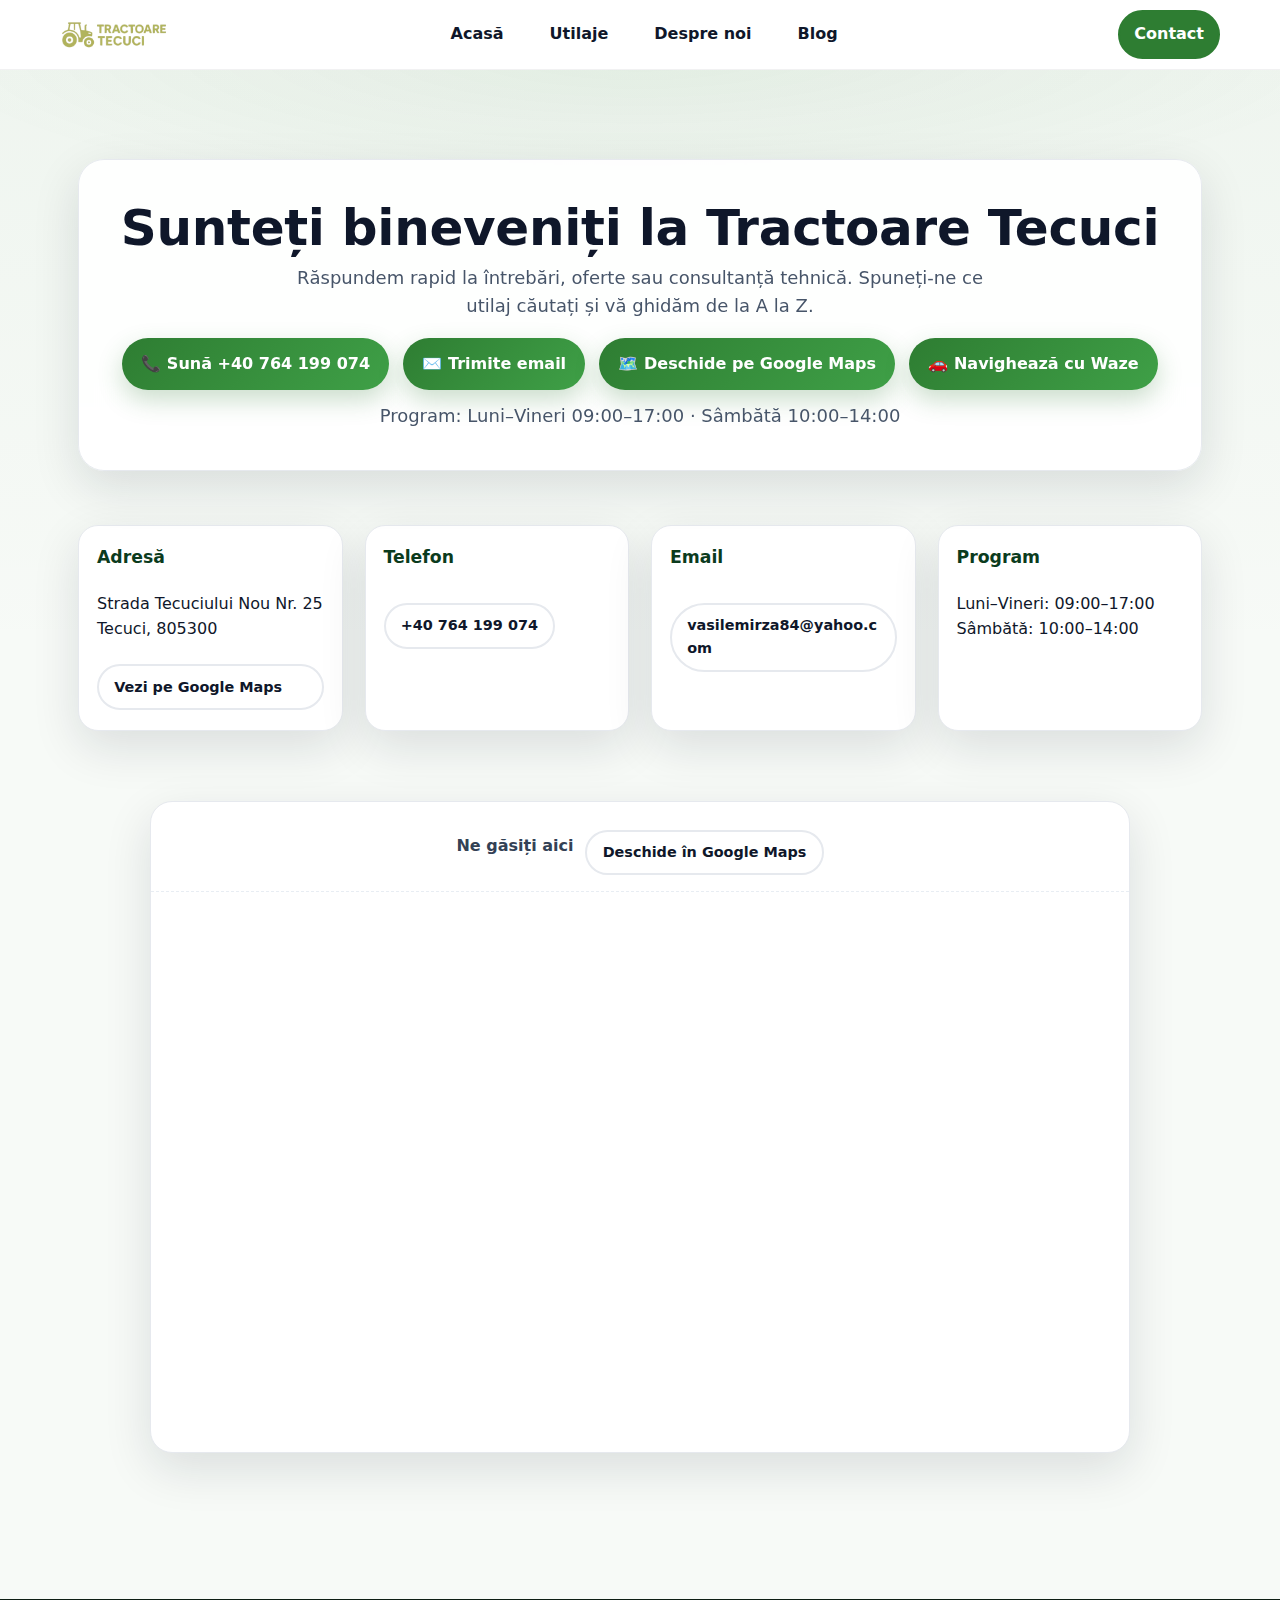
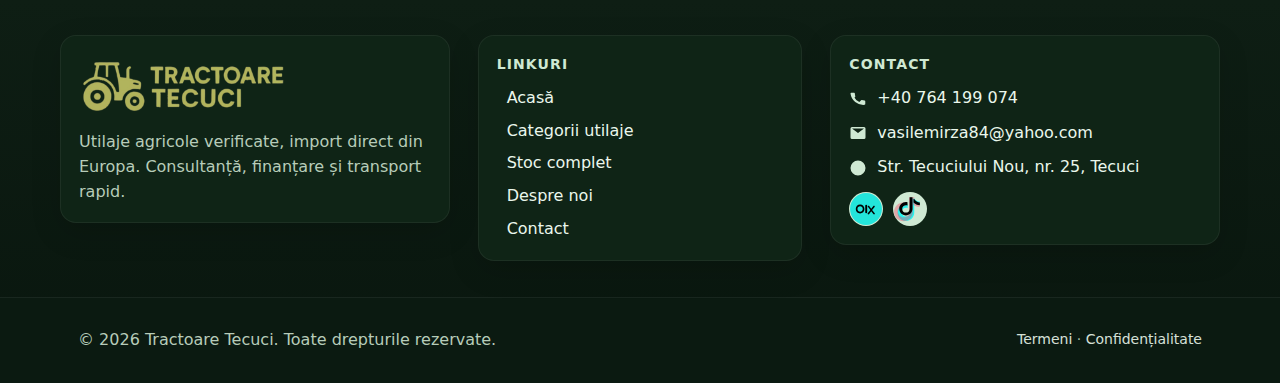
<file: contact.html>
<!doctype html>
<html lang="ro">
<head>
  <meta charset="utf-8">
  <meta name="viewport" content="width=device-width, initial-scale=1">
  <title>Contact – Tractoare Tecuci</title>
  <meta name="description" content="Contactează Tractoare Tecuci: adresă, telefon, email, program și hartă interactivă.">
  <link rel="canonical" href="https://exemplu.ro/contact.html">

  <link rel="stylesheet" href="assets/style.css?v=9">
  <script defer src="assets/app.js?v=9"></script>

  <style>
    /* ========================================
       CONTACT.HTML - STIL LOCAL
       ======================================== */
    :root{
      --brand: var(--brand-500,#2e7d32);
      --ink:#0f172a; --muted:#475569; --ring:#e6e9ee;
      --card:#fff; --shadow:0 16px 48px rgba(15,23,42,.12);
      --glow: 0 0 0 4px rgba(46,125,50,.10), 0 10px 30px rgba(46,125,50,.20);
    }
    body main{
      background:
        radial-gradient(1200px 260px at 50% -20px, rgba(46,125,50,.07), transparent 60%),
        linear-gradient(180deg, rgba(46,125,50,.04), transparent 40%);
    }
    .wrap{ max-width: 1160px; padding-inline: 18px; margin-inline: auto; }

    /* ========================================
       HERO SECTION
       ======================================== */
    .contact-hero{ padding: clamp(40px,7vw,96px) 0 0; }
    .panel{
      background: rgba(255,255,255,.92);
      backdrop-filter: blur(6px);
      border:1px solid var(--ring); border-radius: 26px;
      box-shadow: var(--shadow);
      padding: clamp(26px,3.4vw,40px);
      text-align:center;
    }
    .contact-hero h1{ 
      margin:0 0 6px; 
      font-size: clamp(30px,4.6vw,50px); 
      line-height:1.12; 
      letter-spacing:-.3px; 
      color:var(--ink); 
    }
    .contact-hero p{ 
      color:var(--muted); 
      margin: 8px auto 0; 
      max-width: 60ch; 
      font-size: clamp(15px,1.5vw,18px); 
    }

    .cta-row{
      margin-top: 18px;
      display: flex; flex-wrap: wrap; gap: 14px;
      justify-content: center;
    }
    .btn-prime{
      display:inline-flex; align-items:center; justify-content:center; gap:10px;
      padding:.85rem 1.2rem; border-radius: 999px;
      background: linear-gradient(135deg, #2e7d32, #3fa047);
      color:#fff; text-decoration:none; font-weight:900;
      box-shadow: 0 10px 24px rgba(46,125,50,.25);
      transition: transform .08s, box-shadow .18s, filter .18s;
      white-space: nowrap;
    }
    .btn-prime:hover{ 
      transform: translateY(-1px); 
      filter: brightness(1.02); 
      box-shadow: 0 14px 36px rgba(46,125,50,.30); 
    }
    .tips{ 
      margin-top: 12px; 
      color:#334155; 
      font-size:.98rem; 
    }

    /* ========================================
       🔧 FIX: CARDURI CONTACT - Grid flexibil + Email nu mai iese
       ======================================== */
    .contact-section{ padding: clamp(30px,5vw,54px) 0 0; }
    
    .cards-grid{
      display:grid; 
      gap:22px;
      /* 🔧 auto-fit cu minmax pentru carduri care se adaptează și se centrează frumos */
      grid-template-columns: repeat(auto-fit, minmax(260px,1fr));
      align-items: stretch;
    }

    .c-card{
      background: var(--card);
      border: 1px solid var(--ring);
      border-radius: 20px;
      padding: 18px 18px 20px;
      box-shadow: var(--shadow);
      display:flex; 
      flex-direction:column; 
      gap:10px;              /* spațiere verticală între elemente */
      min-height: 132px;
    }

    .c-card h3{ 
      margin: 0 0 10px; 
      font-size: 1.08rem; 
      color:#0b3b1d; 
    }
    
    .c-card p{ 
      margin: 0; 
      color: var(--ink); 
      line-height: 1.6; 
    }

    /* ========================================
       🔧 FIX EMAIL LUNG PE PC - Chip cu text wrapping
       ======================================== */
    .chip{
      display:inline-flex; 
      align-items:center; 
      gap:8px;
      margin-top: 12px;
      border-radius: 999px; 
      padding: .6rem .95rem;
      background:#fff; 
      border:2px solid var(--ring);
      text-decoration:none; 
      color:#0f172a; 
      font-weight:800;
      font-size: 0.9em;
      transition: transform .08s, box-shadow .18s, border-color .18s;
      
      /* 🔧 SOLUȚIA pentru email lung: permite text wrapping */
      white-space: normal;           /* ✅ PERMITE text pe mai multe linii */
      overflow-wrap: anywhere;       /* ✅ RUPE email-ul oriunde e nevoie */
      word-break: break-word;        /* ✅ BACKUP: rupe cuvinte lungi */
      max-width: 100%;               /* ✅ NU iese din card */
    }
    
    .chip:hover{ 
      transform: translateY(-2px); 
      border-color: rgba(46,125,50,.38); 
      box-shadow: var(--glow); 
    }

  
    /* ========================================
       HARTĂ SECTION
       ======================================== */
    .map-section{
      padding: clamp(34px,6vw,70px) 0 clamp(40px,8vw,90px);
    }
    .map-wrap{
      max-width: 980px; 
      margin: 0 auto;              /* centrat */
      background:#fff; 
      border:1px solid var(--ring); 
      border-radius: 22px;
      overflow: hidden; 
      box-shadow: var(--shadow);
    }
    
    /* 🔧 FIX: Header hartă cu wrap pe buton + centrat */
    .map-wrap header{
      padding: 16px;
      border-bottom: 1px dashed #e8edf3;
      color:#334155;
      display:flex; 
      flex-wrap:wrap;              /* ✅ Butonul se duce pe linie nouă pe mobil */
      align-items:center; 
      justify-content:center;      /* ✅ Centrat */
      gap:12px;
      text-align:center;
    }
    
    .map-wrap iframe{ 
      width:100%; 
      height: 560px; 
      display:block; 
      border:0; 
      filter: saturate(1.05) contrast(1.03); 
    }

    .section + .section{ margin-top: 0; }
  </style>
</head>
<body>

  <!-- ===== HEADER (identic cu restul site-ului) ===== -->
  <header class="site-header">
    <div class="wrap header-bar">
      <a class="brand" href="index.html">
        <img class="logo" src="assets/logo.png" alt="Tractoare Tecuci" width="96" height="96">
      </a>
      <nav class="nav">
        <a href="index.html" class="nav-link">Acasă</a>
        <a href="utilaje.html" class="nav-link">Utilaje</a>
        <a href="despre-noi.html" class="nav-link">Despre noi</a>
        <a href="blog.html" class="nav-link">Blog</a>
      </nav>
      <div class="header-cta">
        <a href="contact.html" class="btn primary contact-cta">Contact</a>
        <button class="hamb" aria-label="Meniu"><span></span></button>
      </div>
    </div>
    <nav class="drawer" aria-hidden="true">
      <div class="nav-list">
        <a href="index.html">Acasă</a>
        <a href="utilaje.html">Utilaje</a>
        <a href="despre-noi.html">Despre noi</a>
        <a href="blog.html">Blog</a>
      </div>
      <a href="contact.html" class="btn primary wfull">Contact</a>
    </nav>
  </header>
  <div class="nav-backdrop"></div>

  <!-- ===== CONȚINUT ===== -->
  <main>
    <!-- HERO -->
    <section class="section contact-hero">
      <div class="wrap">
        <div class="panel">
          <h1>Sunteți bineveniți la Tractoare Tecuci</h1>
          <p>Răspundem rapid la întrebări, oferte sau consultanță tehnică. Spuneți-ne ce utilaj căutați și vă ghidăm de la A la Z.</p>
          <div class="cta-row" role="group" aria-label="Acțiuni rapide">
            <a class="btn-prime" href="tel:+40764199074">📞 Sună +40 764 199 074</a>
            <a class="btn-prime" href="mailto:vasilemirza84@yahoo.com">✉️ Trimite email</a>
            <a class="btn-prime" href="https://www.google.com/maps?hl=ro&gl=ro&um=1&ie=UTF-8&fb=1&sa=X&ftid=0x40b4295c7d0cba87:0x11b4abacc20f9033" target="_blank" rel="noopener">🗺️ Deschide pe Google Maps</a>
            <a class="btn-prime" href="https://waze.com/ul?ll=45.8765729%2C27.4220120&navigate=yes" target="_blank" rel="noopener">🚗 Navighează cu Waze</a>
          </div>
          <p class="tips">Program: Luni–Vineri 09:00–17:00 · Sâmbătă 10:00–14:00</p>
        </div>
      </div>
    </section>

    <!-- CARDURI CONTACT (aerisite) -->
    <section class="section contact-section">
      <div class="wrap">
        <div class="cards-grid">
          <article class="c-card">
            <h3>Adresă</h3>
            <p>Strada Tecuciului Nou Nr. 25<br>Tecuci, 805300</p>
            <a class="chip" href="https://www.google.com/maps?hl=ro&gl=ro&um=1&ie=UTF-8&fb=1&sa=X&ftid=0x40b4295c7d0cba87:0x11b4abacc20f9033" target="_blank" rel="noopener">Vezi pe Google Maps</a>
          </article>

          <article class="c-card">
            <h3>Telefon</h3>
            <p><a class="chip" href="tel:+40764199074">+40 764 199 074</a></p>
          </article>

          <article class="c-card">
            <h3>Email</h3>
            <!-- 🔧 Email lung va fi rupt automat prin CSS (white-space: normal + overflow-wrap: anywhere) -->
            <p><a class="chip" href="mailto:vasilemirza84@yahoo.com">vasilemirza84@yahoo.com</a></p>
          </article>

          <article class="c-card">
            <h3>Program</h3>
            <p>Luni–Vineri: 09:00–17:00<br>Sâmbătă: 10:00–14:00</p>
          </article>
        </div>
      </div>
    </section>

    <!-- HARTA: dedesubt, central, cu spațiu generos -->
    <section class="section map-section" aria-label="Hartă Tractoare Tecuci – Str. Tecuciului Nou 25, Tecuci">
      <div class="wrap">
        <div class="map-wrap">
          <header>
            <strong>Ne găsiți aici</strong>
            <a class="chip" href="https://www.google.com/maps?hl=ro&gl=ro&um=1&ie=UTF-8&fb=1&sa=X&ftid=0x40b4295c7d0cba87:0x11b4abacc20f9033" target="_blank" rel="noopener">Deschide în Google Maps</a>
          </header>
          <iframe
            src="https://www.google.com/maps/embed?pb=!1m18!1m12!1m3!1d2777.736913460712!2d27.422012000000006!3d45.876572900000006!2m3!1f0!2f0!3f0!3m2!1i1024!2i768!4f13.1!3m3!1m2!1s0x40b4295c7d0cba87%3A0x11b4abacc20f9033!2sTarctoare%20Tecuci!5e0!3m2!1sro!2sro!4v1758820672158!5m2!1sro!2sro"
            loading="lazy" referrerpolicy="no-referrer-when-downgrade" allowfullscreen></iframe>
        </div>
      </div>
    </section>
  </main>

  <!-- ===== FOOTER (identic) ===== -->
  <footer class="site-footer">
    <div class="wrap footer-grid">
      <div class="f-col">
        <a class="f-brand" href="index.html" aria-label="Tractoare Tecuci">
          <img src="assets/logo.png" alt="Tractoare Tecuci" width="96" height="96">
        </a>
        <p class="f-desc">
          Utilaje agricole verificate, import direct din Europa. Consultanță, finanțare și transport rapid.
        </p>
      </div>
  
      <nav class="f-col">
        <h3 class="f-title">Linkuri</h3>
        <ul class="f-links">
          <li><a href="index.html">Acasă</a></li>
          <li><a href="utilaje.html">Categorii utilaje</a></li>
          <li><a href="products.html">Stoc complet</a></li>
          <li><a href="despre-noi.html">Despre noi</a></li>
          <li><a href="contact.html">Contact</a></li>
        </ul>
      </nav>
  
      <div class="f-col">
        <h3 class="f-title">Contact</h3>
        <ul class="f-contact">
          <li>
            <svg viewBox="0 0 24 24" aria-hidden="true"><path d="M6.6 10.2a15.1 15.1 0 007.2 7.2l2.4-2.4a1 1 0 011-.24 11.2 11.2 0 003.5.56 1 1 0 011 1v3.8a1 1 0 01-1 1A17.3 17.3 0 012 6a1 1 0 011-1h3.8a1 1 0 011 1c0 1.2.2 2.4.56 3.5a1 1 0 01-.24 1l-2.52 2.7z"/></svg>
            <a href="tel:+40764199074">+40 764 199 074</a>
          </li>
          <li>
            <svg viewBox="0 0 24 24" aria-hidden="true"><path d="M4 4h16a2 2 0 012 2v12a2 2 0 01-2 2H4a2 2 0 01-2-2V6a2 2 0 012-2zm0 2l8 6 8-6"/></svg>
            <a href="mailto:vasilemirza84@yahoo.com">vasilemirza84@yahoo.com</a>
          </li>
          <li>
            <svg viewBox="0 0 24 24" aria-hidden="true"><path d="M12 2a10 10 0 100 20 10 10 0 000-20zm1 5v6h5"/></svg>
            <a href="https://www.google.com/maps?hl=ro&gl=ro&um=1&ie=UTF-8&fb=1&sa=X&ftid=0x40b4295c7d0cba87:0x11b4abacc20f9033" target="_blank" rel="noopener" title="Deschide pe Google Maps">
              Str. Tecuciului Nou, nr. 25, Tecuci
            </a>
          </li>
        </ul>
        
        <div class="f-social">
          <a class="ico social olx-badge" href="https://compaia.olx.ro/home/" target="_blank" rel="noopener" aria-label="OLX" title="Vezi profilul pe OLX">
            <svg viewBox="0 0 64 64" role="img" aria-hidden="true">
              <circle cx="32" cy="32" r="30" fill="#23E5DB"/>
              <path fill="#000000" d="M20.9,40.3c-4.7,0-8.2-3.6-8.2-8.3s3.5-8.3,8.2-8.3c4.7,0,8.2,3.6,8.2,8.3S25.6,40.3,20.9,40.3z M20.9,27c-2.9,0-5,2.2-5,5s2.1,5,5,5s5-2.2,5-5S23.8,27,20.9,27z"/>
              <rect x="30.6" y="24.1" width="3.6" height="16" rx="1.8" ry="1.8" fill="#000000"/>
              <path fill="#000000" d="M48.4,40.1l-4.9-6.1l4.7-6c0.3-0.4,0.4-0.9,0.2-1.4c-0.3-0.8-1.2-1.1-2-0.7c-0.2,0.1-0.4,0.3-0.5,0.4l-4,5.1l-4-5.1c-0.4-0.5-1.1-0.7-1.8-0.5c-0.9,0.3-1.2,1.3-0.6,2.1l4.7,5.9l-4.9,6.2c-0.3,0.4-0.4,0.9-0.2,1.4c0.3,0.8,1.2,1.1,2,0.7c0.2-0.1,0.4-0.3,0.5-0.4l4.2-5.3l4.1,5.2c0.4,0.5,1.1,0.7,1.8,0.5C48.7,41.9,49,41,48.4,40.1z"/>
            </svg>
          </a>
        
          <a class="ico social tiktok" href="https://www.tiktok.com/@nicoletamirza6" target="_blank" rel="noopener" aria-label="TikTok" title="Vezi profilul pe TikTok">
            <svg viewBox="0 0 64 64" role="img" aria-hidden="true">
              <rect width="64" height="64" fill="none"/>
              <path fill="#25F4EE" d="M40 12c2.7 3.6 6.2 6 10 6v6c-3.8 0-7.4-1.2-10-3.2v17.7c0 8.7-7 15.7-15.7 15.7S8.6 47.2 8.6 38.5c0-8.7 7-15.7 15.7-15.7 1.1 0 2.2.1 3.3.4v7.2c-.9-.4-1.9-.6-3-.6-4.5 0-8.1 3.6-8.1 8.1s3.6 8.1 8.1 8.1 8.1-3.6 8.1-8.1V12h7.3z"/>
              <path fill="#FE2C55" d="M40 10v8.8c2.6 2 6.2 3.2 10 3.2v6c-4.9 0-9.2-1.7-12.5-4.5v13.9c0 9.8-8 17.8-17.8 17.8S2 47.2 2 37.4s8-17.8 17.8-17.8c1.2 0 2.4.1 3.6.4v7.4c-1.1-.5-2.3-.8-3.6-.8-5.7 0-10.4 4.7-10.4 10.4s4.7 10.4 10.4 10.4 10.4-4.7 10.4-10.4V10H40z" opacity=".35"/>
              <path fill="#000000" d="M36.7 10v21.5c0 6.9-5.6 12.5-12.5 12.5S11.7 38.4 11.7 31.5 17.3 19 24.2 19c1.1 0 2.1.2 3.1.5v5.9c-.9-.4-1.9-.6-3-.6-3.9 0-7 3.1-7 7s3.1 7 7 7 7-3.1 7-7V10h5.4zm3.3 3c2.6 3.9 6.4 6.3 10.6 6.7v5.3c-4.9-.3-9.1-2.3-12-5.3V13z"/>
            </svg>
          </a>
        </div>
      </div>
    </div>
  
    <div class="f-bottom">
      <div class="wrap f-bottom-row">
        <p>© <span id="year"></span> Tractoare Tecuci. Toate drepturile rezervate.</p>
        <p class="f-mini">
          <a href="termeni.html">Termeni</a> · <a href="confidentialitate.html">Confidențialitate</a>
        </p>
      </div>
    </div>
  </footer>

  <script>
    // link activ + meniu mobil + an curent
    document.addEventListener('DOMContentLoaded', () => {
      document.querySelectorAll('.nav a, .drawer a').forEach(a=>{
        if(location.pathname.endsWith(a.getAttribute('href'))) a.classList.add('active');
      });
      const y=document.getElementById('year'); if(y) y.textContent=new Date().getFullYear();
      const hamb=document.querySelector('.hamb'), drawer=document.querySelector('.drawer'), back=document.querySelector('.nav-backdrop');
      if(hamb&&drawer&&back){
        const toggle=()=>{ const open=drawer.getAttribute('aria-hidden')!=='false';
          drawer.setAttribute('aria-hidden', open?'false':'true');
          back.classList.toggle('active', open);
          document.body.classList.toggle('no-scroll', open);
        };
        hamb.addEventListener('click', toggle); back.addEventListener('click', toggle);
      }
    });
  </script>
</body>
</html>
</file>
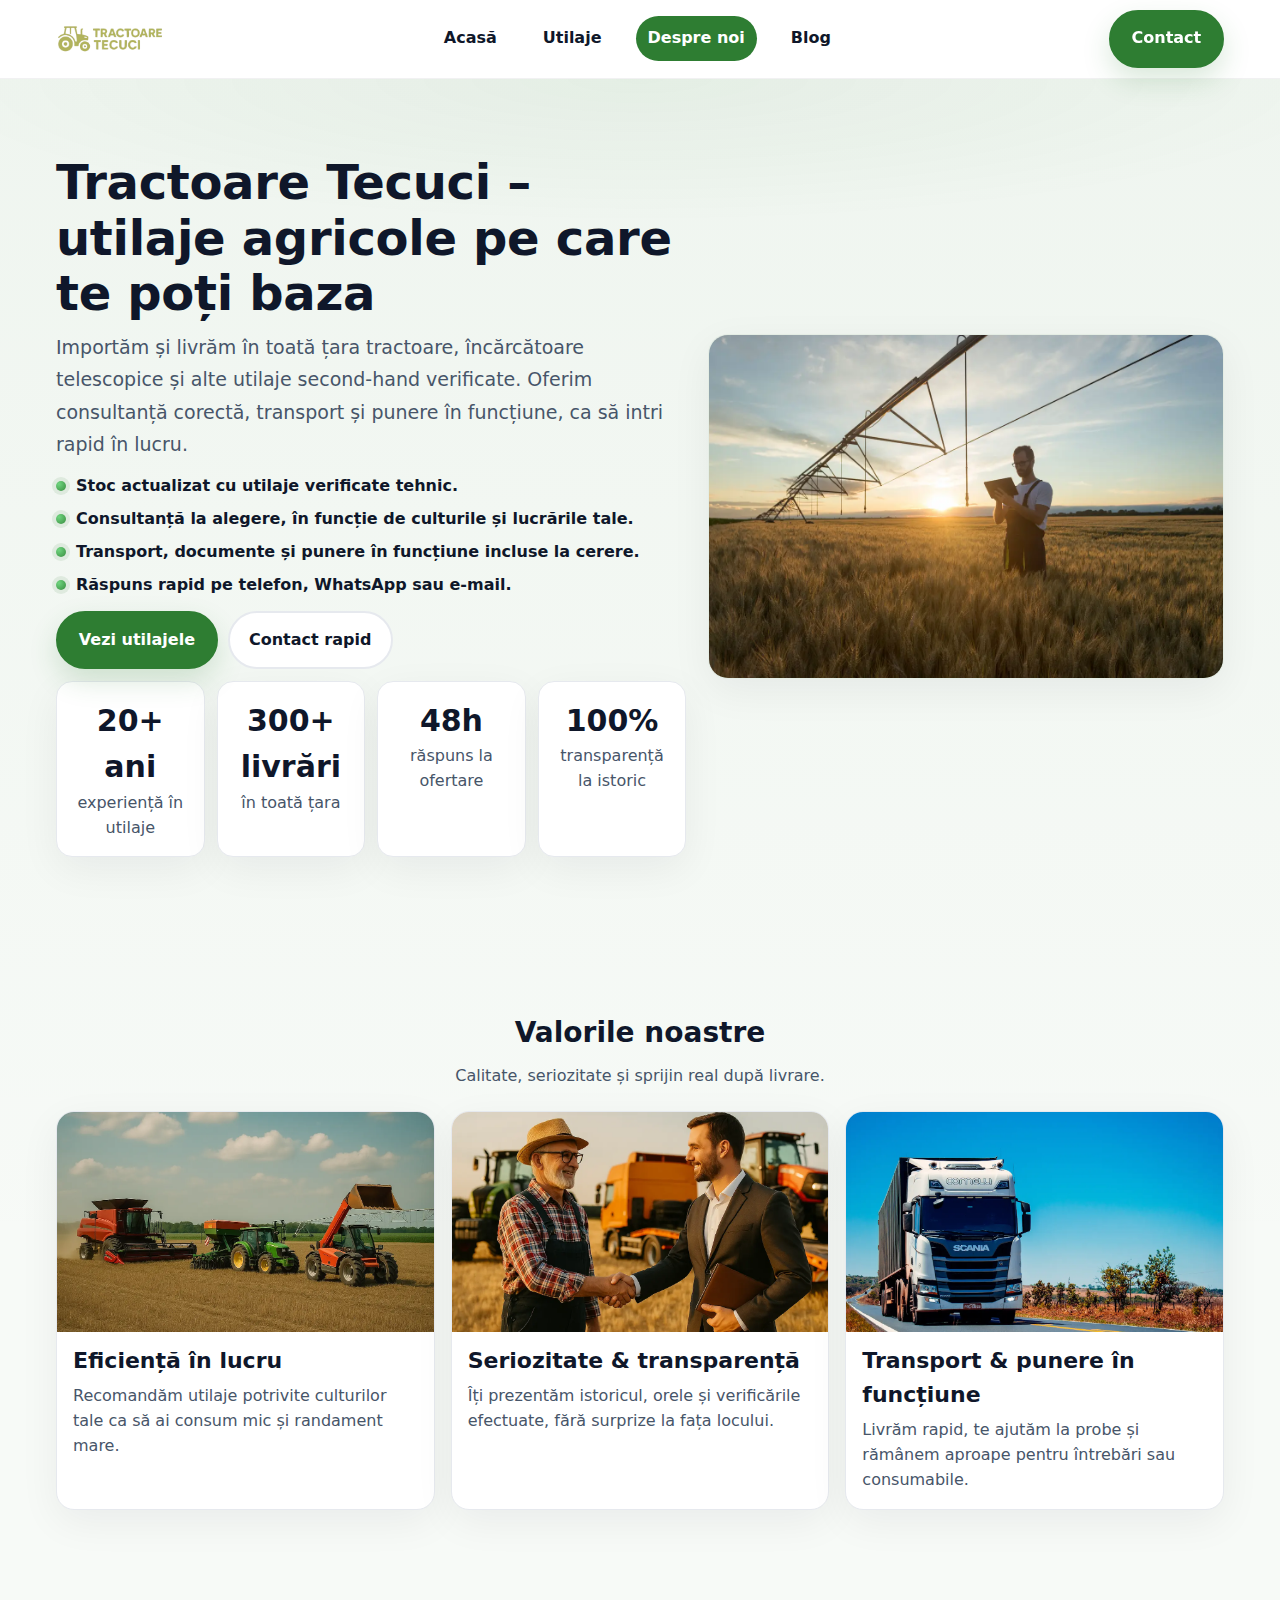
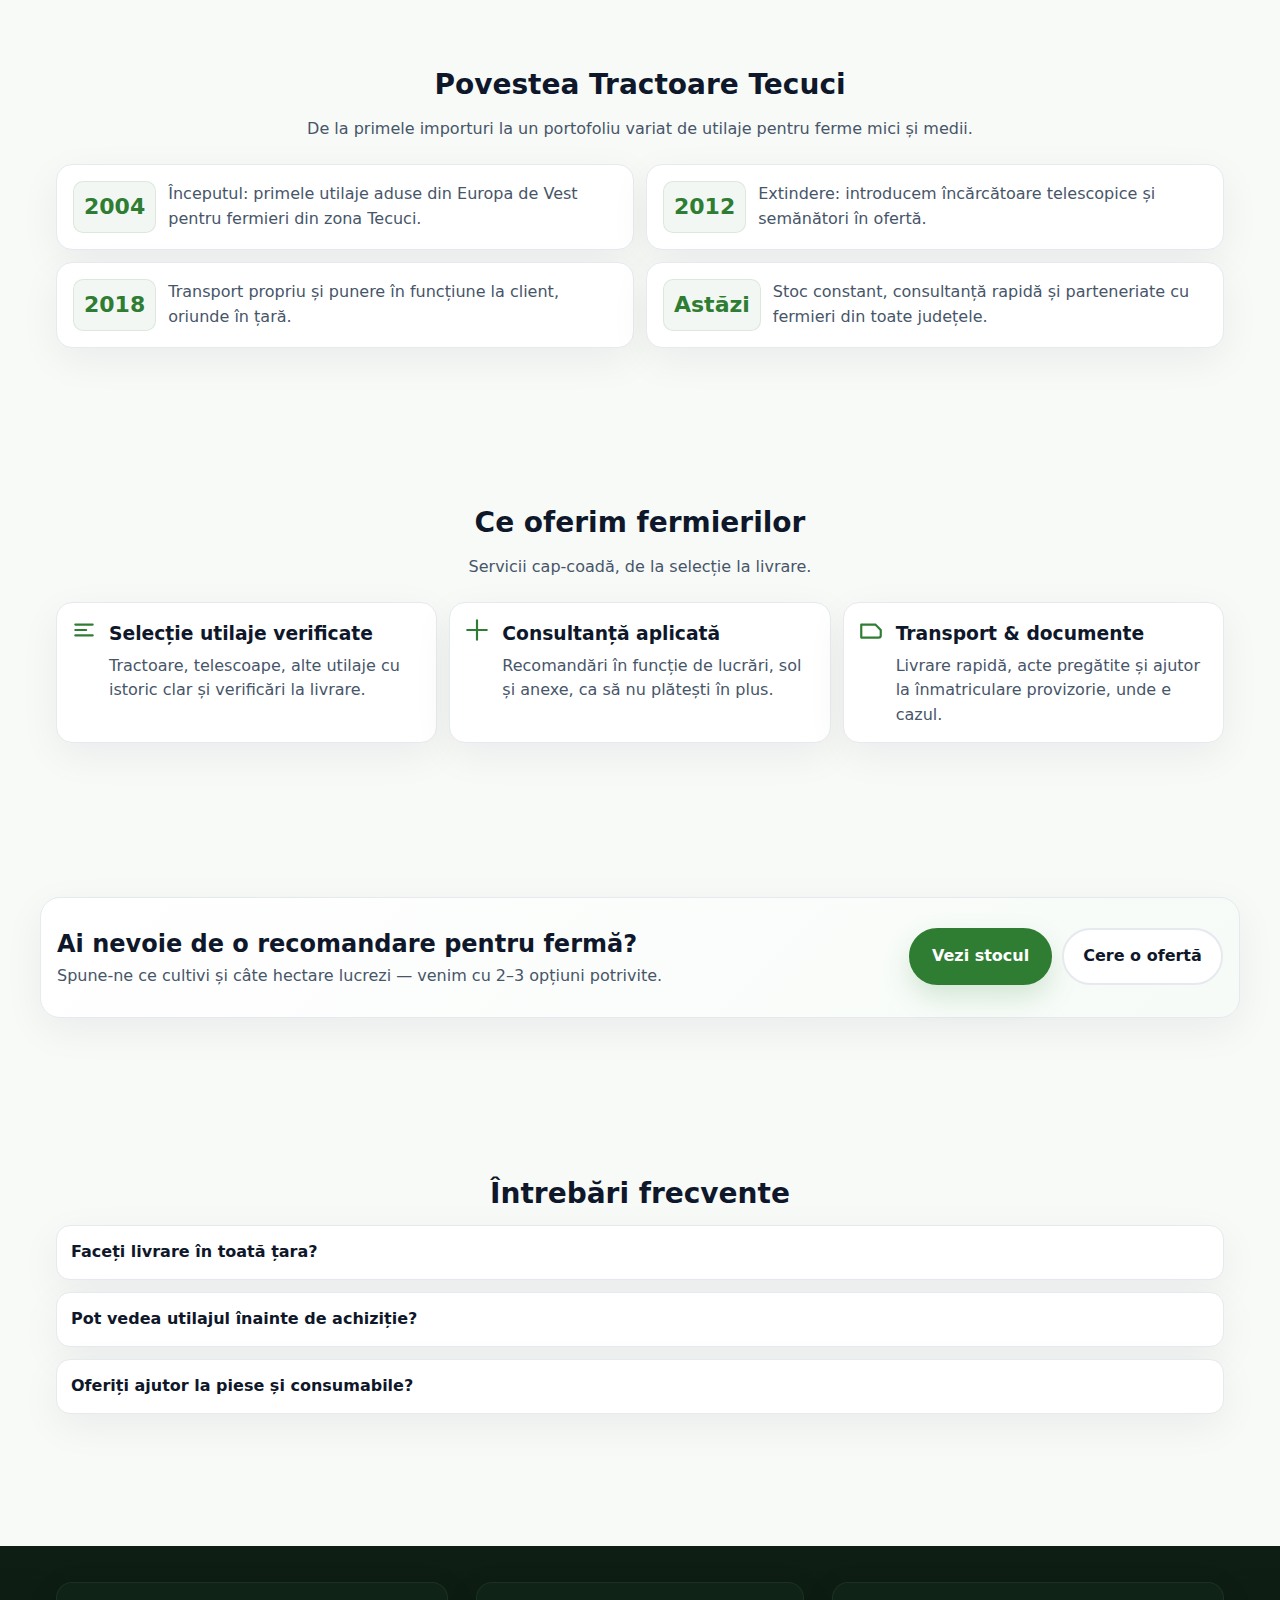
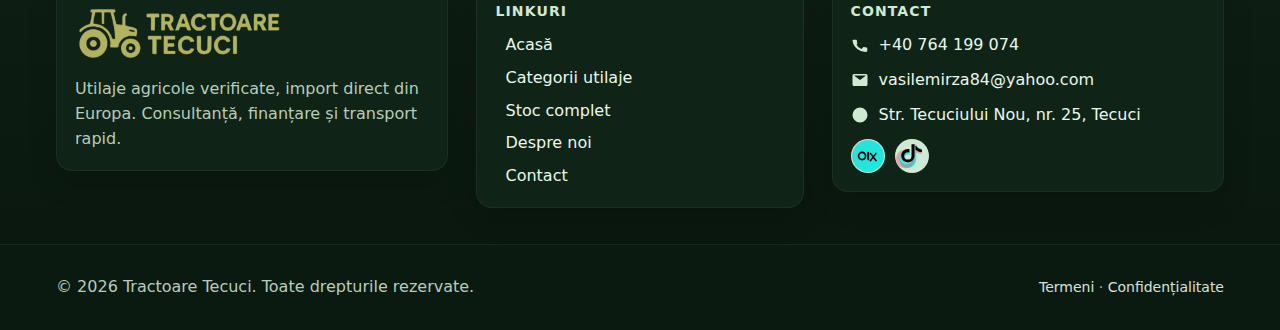
<file: despre-noi.html>
<!doctype html>
<html lang="ro">
<head>
  <meta charset="utf-8">
  <meta name="viewport" content="width=device-width, initial-scale=1">
  <title>Despre noi – Tractoare Tecuci | Utilaje agricole verificate</title>
  <meta name="description" content="Află povestea Tractoare Tecuci: utilaje agricole second-hand verificate, consultanță corectă, transport și punere în funcțiune în toată țara." />
  <link rel="canonical" href="https://exemplu.ro/despre-noi">
  <link rel="stylesheet" href="assets/style.css?v=6">
  <script defer src="assets/app.js?v=6"></script>

  <!-- JSON-LD pentru SEO (Organization) -->
  <script type="application/ld+json">
  {
    "@context":"https://schema.org",
    "@type":"Organization",
    "name":"Tractoare Tecuci",
    "url":"https://exemplu.ro",
    "logo":"https://exemplu.ro/assets/logo.png",
    "sameAs":["https://compaia.olx.ro/home/","https://www.tiktok.com/@nicoletamirza6"],
    "contactPoint":[{"@type":"ContactPoint","telephone":"+40 764 199 074","contactType":"sales","areaServed":"RO","availableLanguage":["ro"]}]
  }
  </script>

  <style>
  /* ===== Despre noi – stil local, compact și responsiv ===== */
  :root{
    --brand:      var(--brand-500, #2e7d32);
    --brand-50:   rgba(46,125,50,.06);
    --ink:        #0f172a;
    --muted:      #475569;
    --ring:       #e6e9ee;
    --card:       #fff;
    --shadow:     0 12px 40px rgba(15,23,42,.06);
  }

  /* fundal ușor gradient + spacing global */
  .about-main{
    --gap: clamp(42px, 6vw, 84px);
    background:
      radial-gradient(1200px 240px at 50% 0, var(--brand-50), transparent 60%),
      linear-gradient(180deg, rgba(46,125,50,.04), transparent 40%);
  }
  .about .section{ padding-block: var(--gap); }
  .about .wrap{ max-width: 1200px; padding-inline: 16px; margin-inline: auto; }

  /* ——— HERO split (imagine + text) ——— */
  .hero{
    display:grid; gap:22px; align-items:center;
    grid-template-columns: 1fr;
  }
  .hero .visual{
    border:1px solid rgba(46,125,50,.08);
    background:#f3f7f4; border-radius:20px; overflow:hidden;
    box-shadow: var(--shadow);
  }
  .hero .visual img{ width:100%; height:100%; object-fit:cover; display:block; }
  .hero h1{
    font-size:clamp(28px, 4.6vw, 48px);
    line-height:1.15; color:var(--ink); margin:0 0 10px; letter-spacing:-.3px;
  }
  .hero p.lead{
    color:var(--muted); font-size:clamp(16px, 1.6vw, 19px); line-height:1.7; margin:0 0 14px;
  }
  .bullets{ margin:12px 0 14px; padding:0; list-style:none; color:var(--ink); }
  .bullets li{
    display:flex; gap:10px; align-items:flex-start; margin:8px 0; font-weight:600;
  }
  .bullets li::before{
    content:""; width:10px; height:10px; border-radius:999px; margin-top:.45rem;
    background: radial-gradient(120% 120% at 30% 30%, #6fd57f, #2e7d32);
    box-shadow: 0 0 0 4px rgba(46,125,50,.10);
  }
  .cta-row{ display:flex; flex-wrap:wrap; gap:10px; margin-top:10px; }
  .btn.primary{
    background:var(--brand); border:2px solid var(--brand);
    color:#fff; font-weight:900; border-radius:999px; padding:.9rem 1.3rem;
    box-shadow: 0 12px 28px rgba(46,125,50,.18);
    transition: transform .06s, filter .18s, box-shadow .18s;
  }
  .btn.primary:hover{ transform:translateY(-1px); filter:brightness(1.05); box-shadow:0 16px 34px rgba(46,125,50,.24); }
  .btn{
    background:#fff; border:2px solid var(--ring); color:var(--ink); font-weight:800;
    border-radius:999px; padding:.9rem 1.2rem; transition: transform .06s, background .18s, border-color .18s;
  }
  .btn:hover{ background:var(--brand-50); border-color:#dfe4ea; transform:translateY(-1px); }

  @media(min-width: 940px){
    .hero{ grid-template-columns: 1.1fr .9fr; }
    .hero .visual{ order:2 } /* imaginea la dreapta pe desktop */
  }

  /* ——— Cifre & încredere ——— */
  .stats{
    display:grid; grid-template-columns: repeat(2,minmax(0,1fr)); gap:12px;
    margin-top: 10px;
  }
  .stat{
    background:var(--card); border:1px solid var(--ring); border-radius:16px; padding:16px;
    box-shadow: var(--shadow); text-align:center;
  }
  .stat strong{ display:block; font-size:clamp(22px, 3.2vw, 30px); color:var(--ink) }
  .stat span{ color:var(--muted); }

  @media(min-width: 720px){ .stats{ grid-template-columns: repeat(4,minmax(0,1fr)); } }

  /* ——— Valorile noastre ——— */
  .page-title{ text-align:center; color:var(--ink); margin:0 0 10px; font-size:clamp(20px, 2.6vw, 28px); }
  .page-sub{ text-align:center; color:var(--muted); margin:0 0 22px; }
  .values{
    display:grid; gap:16px; grid-template-columns:1fr;
  }
  .value-card{
    background:var(--card); border:1px solid var(--ring); border-radius:18px; overflow:hidden; box-shadow:var(--shadow);
  }
  .value-card img{ width:100%; height:220px; object-fit:cover; display:block; }
  .value-card h3{ margin:12px 16px 6px; color:var(--ink); font-size:clamp(18px, 2vw, 22px) }
  .value-card p{ margin:0 16px 16px; color:var(--muted) }

  @media(min-width: 860px){ .values{ grid-template-columns: repeat(3, minmax(0,1fr)); } }

  /* ——— Povestea noastră (timeline) ——— */
  .timeline{
    display:grid; grid-template-columns: 1fr; gap:12px;
  }
  .t-item{
    background:var(--card); border:1px solid var(--ring); border-radius:16px; padding:16px; box-shadow:var(--shadow);
    display:grid; grid-template-columns: auto 1fr; gap:12px; align-items:center;
  }
  .t-year{
    font-weight:900; color:var(--brand); font-size:clamp(18px, 2vw, 22px);
    background:var(--brand-50); border:1px solid rgba(46,125,50,.12); border-radius:10px; padding:8px 10px;
  }
  .t-text{ color:var(--muted) }

  @media(min-width: 860px){ .timeline{ grid-template-columns: repeat(2,minmax(0,1fr)); } }

  /* ——— Ce oferim ——— */
  .features{
    display:grid; grid-template-columns:1fr; gap:12px;
  }
  .feat{
    display:flex; gap:12px; align-items:flex-start;
    background:var(--card); border:1px solid var(--ring); border-radius:16px; padding:14px; box-shadow:var(--shadow);
  }
  .feat svg{ width:26px; height:26px; flex:0 0 26px; color:var(--brand) }
  .feat h3{ margin:2px 0 6px; color:var(--ink) }
  .feat p{ margin:0; color:var(--muted) }

  @media(min-width: 860px){ .features{ grid-template-columns: repeat(3,minmax(0,1fr)); } }

  /* ——— CTA band ——— */
  .cta-band{
    border:1px solid var(--ring); border-radius:20px; padding:20px;
    background:linear-gradient(135deg, #ffffff, #f6fbf7);
    box-shadow: var(--shadow);
    display:flex; flex-wrap:wrap; gap:12px; align-items:center; justify-content:space-between;
  }
  .cta-band h3{ margin:0; color:var(--ink); font-size:clamp(18px, 2.2vw, 24px) }
  .cta-mini{ color:var(--muted); margin:0 }

  /* ——— FAQ ——— */
  .faq{ display:grid; gap:12px; }
  .q{
    background:var(--card); border:1px solid var(--ring); border-radius:14px; padding:14px; box-shadow:var(--shadow);
  }
  .q summary{
    list-style:none; cursor:pointer; font-weight:800; color:var(--ink);
  }
  .q summary::-webkit-details-marker{ display:none; }
  .q p{ color:var(--muted); margin:10px 0 0; }

  /* micro-tweaks */
  .center{ text-align:center }
  </style>
</head>
<body class="about">

  <!-- ===== HEADER (identic cu restul site-ului) ===== -->
  <header class="site-header">
    <div class="wrap header-bar">
      <a class="brand" href="index.html">
        <img class="logo" src="assets/logo.png" alt="Tractoare Tecuci" width="96" height="96">
      </a>

      <nav class="nav">
        <a href="index.html" class="nav-link">Acasă</a>
        <a href="utilaje.html" class="nav-link">Utilaje</a>
        <a href="despre-noi.html" class="nav-link">Despre noi</a>
        <a href="blog.html" class="nav-link">Blog</a>
      </nav>

      <div class="header-cta">
        <a href="contact.html" class="btn primary contact-cta">Contact</a>
        <button class="hamb" aria-label="Meniu"><span></span></button>
      </div>
    </div>

    <nav class="drawer" aria-hidden="true">
      <div class="nav-list">
        <a href="index.html">Acasă</a>
        <a href="utilaje.html">Utilaje</a>
        <a href="despre-noi.html">Despre noi</a>
        <a href="blog.html">Blog</a>
      </div>
      <a href="contact.html" class="btn primary wfull">Contact</a>
    </nav>
  </header>
  <div class="nav-backdrop"></div>

  <!-- ===== CONȚINUT ===== -->
  <main class="about-main">
  <!-- HERO -->
  <section class="section">
    <div class="wrap hero">
      <div class="visual">
        <img
          src="assets/about/monitorizare-culturi-agricole-tehnologie-irigatii.webp"
          alt="Fermier care monitorizează culturile cu tabletă la apus"
        >
      </div>
      <div class="content">
        <h1>Tractoare Tecuci – utilaje agricole pe care te poți baza</h1>
        <p class="lead">
          Importăm și livrăm în toată țara tractoare, încărcătoare telescopice și alte utilaje second-hand verificate.
          Oferim consultanță corectă, transport și punere în funcțiune, ca să intri rapid în lucru.
        </p>

        <ul class="bullets">
          <li>Stoc actualizat cu utilaje verificate tehnic.</li>
          <li>Consultanță la alegere, în funcție de culturile și lucrările tale.</li>
          <li>Transport, documente și punere în funcțiune incluse la cerere.</li>
          <li>Răspuns rapid pe telefon, WhatsApp sau e-mail.</li>
        </ul>

        <div class="cta-row">
          <a class="btn primary" href="products.html">Vezi utilajele</a>
          <a class="btn" href="contact.html">Contact rapid</a>
        </div>

        <div class="stats">
          <div class="stat"><strong>20+ ani</strong><span>experiență în utilaje</span></div>
          <div class="stat"><strong>300+ livrări</strong><span>în toată țara</span></div>
          <div class="stat"><strong>48h</strong><span>răspuns la ofertare</span></div>
          <div class="stat"><strong>100%</strong><span>transparență la istoric</span></div>
        </div>
      </div>
    </div>
  </section>

  <!-- Valorile noastre -->
  <section class="section">
    <div class="wrap">
      <h2 class="page-title">Valorile noastre</h2>
      <p class="page-sub">Calitate, seriozitate și sprijin real după livrare.</p>

      <div class="values">
        <article class="value-card">
          <img
            src="assets/about/utilaje-agricole-combina-tractor-telescopic-lucru-camp.webp"
            alt="Combina, tractor și utilaj telescopic lucrând pe câmp"
          >
          <h3>Eficiență în lucru</h3>
          <p>Recomandăm utilaje potrivite culturilor tale ca să ai consum mic și randament mare.</p>
        </article>

        <article class="value-card">
          <img
            src="assets/about/consultanta-utilaje-agricole-fermier-parteneriat.webp"
            alt="Fermier și consultant în utilaje agricole dând mâna"
          >
          <h3>Seriozitate & transparență</h3>
          <p>Îți prezentăm istoricul, orele și verificările efectuate, fără surprize la fața locului.</p>
        </article>

        <article class="value-card">
          <img
            src="assets/about/transport-utilaje-agricole-scania-tecuci.webp"
            alt="Camion care transportă utilaje agricole pe șosea"
          >
          <h3>Transport & punere în funcțiune</h3>
          <p>Livrăm rapid, te ajutăm la probe și rămânem aproape pentru întrebări sau consumabile.</p>
        </article>
      </div>
    </div>
  </section>

  <!-- Povestea noastră (timeline) -->
  <section class="section">
    <div class="wrap">
      <h2 class="page-title">Povestea Tractoare Tecuci</h2>
      <p class="page-sub">De la primele importuri la un portofoliu variat de utilaje pentru ferme mici și medii.</p>

      <div class="timeline">
        <div class="t-item">
          <div class="t-year">2004</div>
          <div class="t-text">Începutul: primele utilaje aduse din Europa de Vest pentru fermieri din zona Tecuci.</div>
        </div>
        <div class="t-item">
          <div class="t-year">2012</div>
          <div class="t-text">Extindere: introducem încărcătoare telescopice și semănători în ofertă.</div>
        </div>
        <div class="t-item">
          <div class="t-year">2018</div>
          <div class="t-text">Transport propriu și punere în funcțiune la client, oriunde în țară.</div>
        </div>
        <div class="t-item">
          <div class="t-year">Astăzi</div>
          <div class="t-text">Stoc constant, consultanță rapidă și parteneriate cu fermieri din toate județele.</div>
        </div>
      </div>
    </div>
  </section>

  <!-- Ce oferim (features) -->
  <section class="section">
    <div class="wrap">
      <h2 class="page-title">Ce oferim fermierilor</h2>
      <p class="page-sub">Servicii cap-coadă, de la selecție la livrare.</p>

      <div class="features">
        <div class="feat">
          <svg viewBox="0 0 24 24" fill="none"><path d="M4 7h16M4 12h10M4 17h16" stroke="currentColor" stroke-width="2" stroke-linecap="round"/></svg>
          <div>
            <h3>Selecție utilaje verificate</h3>
            <p>Tractoare, telescoape, alte utilaje cu istoric clar și verificări la livrare.</p>
          </div>
        </div>

        <div class="feat">
          <svg viewBox="0 0 24 24" fill="none"><path d="M3 12h18M12 3v18" stroke="currentColor" stroke-width="2" stroke-linecap="round"/></svg>
          <div>
            <h3>Consultanță aplicată</h3>
            <p>Recomandări în funcție de lucrări, sol și anexe, ca să nu plătești în plus.</p>
          </div>
        </div>

        <div class="feat">
          <svg viewBox="0 0 24 24" fill="none"><path d="M3 7h13l5 5v5a2 2 0 0 1-2 2H3z" stroke="currentColor" stroke-width="2" stroke-linejoin="round"/></svg>
          <div>
            <h3>Transport & documente</h3>
            <p>Livrare rapidă, acte pregătite și ajutor la înmatriculare provizorie, unde e cazul.</p>
          </div>
        </div>
      </div>
    </div>
  </section>

  <!-- CTA band -->
  <section class="section">
    <div class="wrap cta-band">
      <div>
        <h3>Ai nevoie de o recomandare pentru fermă?</h3>
        <p class="cta-mini">Spune-ne ce cultivi și câte hectare lucrezi — venim cu 2–3 opțiuni potrivite.</p>
      </div>
      <div class="cta-row">
        <a class="btn primary" href="products.html">Vezi stocul</a>
        <a class="btn" href="contact.html">Cere o ofertă</a>
      </div>
    </div>
  </section>

  <!-- FAQ scurt -->
  <section class="section">
    <div class="wrap">
      <h2 class="page-title">Întrebări frecvente</h2>
      <div class="faq">
        <details class="q">
          <summary>Faceți livrare în toată țara?</summary>
          <p>Da. Organizăm transport rapid, iar la cerere asistăm la descărcare și probe.</p>
        </details>
        <details class="q">
          <summary>Pot vedea utilajul înainte de achiziție?</summary>
          <p>Sigur. Programăm vizită în curte sau video-call pentru inspecție detaliată.</p>
        </details>
        <details class="q">
          <summary>Oferiți ajutor la piese și consumabile?</summary>
          <p>Da. Te ajutăm cu repere și recomandări de furnizori pentru brandurile din stoc.</p>
        </details>
      </div>
    </div>
  </section>
</main>


  <!-- ===== FOOTER (același ca pe celelalte pagini) ===== -->
  <footer class="site-footer">
    <div class="wrap footer-grid">
      <!-- Col 1: brand + scurtă descriere -->
      <div class="f-col">
        <a class="f-brand" href="index.html" aria-label="Tractoare Tecuci">
          <img src="assets/logo.png" alt="Tractoare Tecuci" width="96" height="96">
        </a>
        <p class="f-desc">
          Utilaje agricole verificate, import direct din Europa. Consultanță, finanțare și transport rapid.
        </p>
      </div>
  
      <!-- Col 2: linkuri rapide -->
      <nav class="f-col">
        <h3 class="f-title">Linkuri</h3>
        <ul class="f-links">
          <li><a href="index.html">Acasă</a></li>
          <li><a href="utilaje.html">Categorii utilaje</a></li>
          <li><a href="products.html">Stoc complet</a></li>
          <li><a href="despre-noi.html">Despre noi</a></li>
          <li><a href="contact.html">Contact</a></li>
        </ul>
      </nav>
  
      <!-- Col 3: contact -->
      <div class="f-col">
        <h3 class="f-title">Contact</h3>
        <ul class="f-contact">
          <li>
            <svg viewBox="0 0 24 24" aria-hidden="true"><path d="M6.6 10.2a15.1 15.1 0 007.2 7.2l2.4-2.4a1 1 0 011-.24 11.2 11.2 0 003.5.56 1 1 0 011 1v3.8a1 1 0 01-1 1A17.3 17.3 0 012 6a1 1 0 011-1h3.8a1 1 0 011 1c0 1.2.2 2.4.56 3.5a1 1 0 01-.24 1l-2.52 2.7z"/></svg>
            <a href="tel:+40764199074">+40 764 199 074</a>
          </li>
          <li>
            <svg viewBox="0 0 24 24" aria-hidden="true"><path d="M4 4h16a2 2 0 012 2v12a2 2 0 01-2 2H4a2 2 0 01-2-2V6a2 2 0 012-2zm0 2l8 6 8-6"/></svg>
            <a href="mailto:vasilemirza84@yahoo.com">vasilemirza84@yahoo.com</a>
          </li>
          <li>
            <svg viewBox="0 0 24 24" aria-hidden="true"><path d="M12 2a10 10 0 100 20 10 10 0 000-20zm1 5v6h5"/></svg>
            <a
              href="https://www.google.com/maps?hl=ro&gl=ro&um=1&ie=UTF-8&fb=1&sa=X&ftid=0x40b4295c7d0cba87:0x11b4abacc20f9033"
              target="_blank" rel="noopener"
              title="Deschide pe Google Maps"
            >
              Str. Tecuciului Nou, nr. 25, Tecuci
            </a>
          </li>
        </ul>
        
  
        <div class="f-social">
          <!-- OLX -->
          <a
  class="ico social olx-badge"
  href="https://compaia.olx.ro/home/"
  target="_blank" rel="noopener"
  aria-label="OLX" title="Vezi profilul pe OLX"
>
  <svg viewBox="0 0 64 64" role="img" aria-hidden="true">
    <circle cx="32" cy="32" r="30" fill="#23E5DB"/>
    <!-- „olx” alb, font independent (fallback geometric) -->
    <path fill="#000000" d="M20.9,40.3c-4.7,0-8.2-3.6-8.2-8.3s3.5-8.3,8.2-8.3c4.7,0,8.2,3.6,8.2,8.3S25.6,40.3,20.9,40.3z M20.9,27
      c-2.9,0-5,2.2-5,5s2.1,5,5,5s5-2.2,5-5S23.8,27,20.9,27z"/>
    <rect x="30.6" y="24.1" width="3.6" height="16" rx="1.8" ry="1.8" fill="#000000"/>
    <path fill="#000000" d="M48.4,40.1l-4.9-6.1l4.7-6c0.3-0.4,0.4-0.9,0.2-1.4c-0.3-0.8-1.2-1.1-2-0.7c-0.2,0.1-0.4,0.3-0.5,0.4l-4,5.1
      l-4-5.1c-0.4-0.5-1.1-0.7-1.8-0.5c-0.9,0.3-1.2,1.3-0.6,2.1l4.7,5.9l-4.9,6.2c-0.3,0.4-0.4,0.9-0.2,1.4c0.3,0.8,1.2,1.1,2,0.7
      c0.2-0.1,0.4-0.3,0.5-0.4l4.2-5.3l4.1,5.2c0.4,0.5,1.1,0.7,1.8,0.5C48.7,41.9,49,41,48.4,40.1z"/>
  </svg>
</a>

        
          <!-- TikTok -->
          <a
            class="ico social tiktok"
            href="https://www.tiktok.com/@nicoletamirza6"
            target="_blank" rel="noopener"
            aria-label="TikTok"
            title="Vezi profilul pe TikTok"
          >
            <!-- Logo TikTok (multi-strat) -->
            <svg viewBox="0 0 64 64" role="img" aria-hidden="true">
              <!-- fundal transparent pt. spațiere -->
              <rect width="64" height="64" fill="none"/>
              <!-- cyan accent -->
              <path fill="#25F4EE" d="M40 12c2.7 3.6 6.2 6 10 6v6c-3.8 0-7.4-1.2-10-3.2v17.7c0 8.7-7 15.7-15.7 15.7S8.6 47.2 8.6 38.5c0-8.7 7-15.7 15.7-15.7 1.1 0 2.2.1 3.3.4v7.2c-.9-.4-1.9-.6-3-.6-4.5 0-8.1 3.6-8.1 8.1s3.6 8.1 8.1 8.1 8.1-3.6 8.1-8.1V12h7.3z"/>
              <!-- roșu accent -->
              <path fill="#FE2C55" d="M40 10v8.8c2.6 2 6.2 3.2 10 3.2v6c-4.9 0-9.2-1.7-12.5-4.5v13.9c0 9.8-8 17.8-17.8 17.8S2 47.2 2 37.4s8-17.8 17.8-17.8c1.2 0 2.4.1 3.6.4v7.4c-1.1-.5-2.3-.8-3.6-.8-5.7 0-10.4 4.7-10.4 10.4s4.7 10.4 10.4 10.4 10.4-4.7 10.4-10.4V10H40z" opacity=".35"/>
              <!-- strat principal (negru) -->
              <path fill="#000000" d="M36.7 10v21.5c0 6.9-5.6 12.5-12.5 12.5S11.7 38.4 11.7 31.5 17.3 19 24.2 19c1.1 0 2.1.2 3.1.5v5.9c-.9-.4-1.9-.6-3-.6-3.9 0-7 3.1-7 7s3.1 7 7 7 7-3.1 7-7V10h5.4zm3.3 3c2.6 3.9 6.4 6.3 10.6 6.7v5.3c-4.9-.3-9.1-2.3-12-5.3V13z"/>
            </svg>
          </a>
        </div>
        
      </div>
    </div>
  
    <div class="f-bottom">
      <div class="wrap f-bottom-row">
        <p>© <span id="year"></span> Tractoare Tecuci. Toate drepturile rezervate.</p>
        <p class="f-mini">
          <a href="termeni.html">Termeni</a> · <a href="confidentialitate.html">Confidențialitate</a>
        </p>
      </div>
    </div>
  </footer>

  <script>
    // marchează linkul activ în meniu (desktop + drawer)
    document.querySelectorAll('.nav a, .drawer a').forEach(a=>{
      if(location.pathname.endsWith(a.getAttribute('href'))) a.classList.add('active');
    });
  </script>
</body>
</html>
</file>
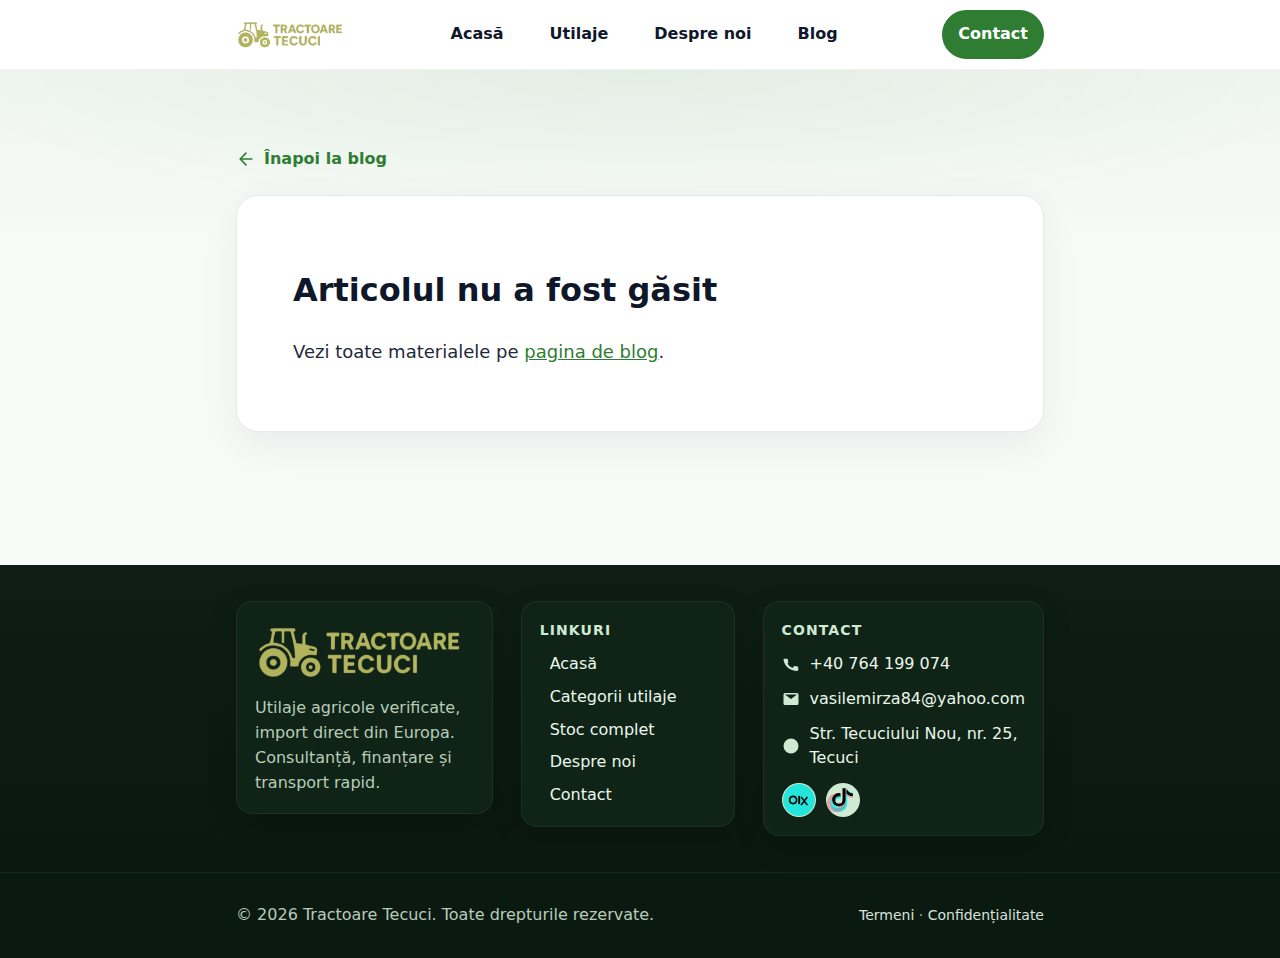
<file: post.html>
<!doctype html>
<html lang="ro">
<head>
  <meta charset="utf-8" />
  <meta name="viewport" content="width=device-width,initial-scale=1" />
  
  <!-- SEO OPTIMIZAT - Template pentru JS -->
  <title id="bTitle">Articol Blog Tractoare Tecuci | Ghiduri Utilaje Agricole</title>
  <meta id="bDesc" name="description" content="Ghiduri și sfaturi despre tractoare și utilaje agricole din Europa. Află cum alegi și întreții corect echipamentele agricole." />
  <link id="bCanonical" rel="canonical" href="https://www.tractoaretecuci.ro/blog-post" />
  
  <!-- Open Graph - Template pentru JS -->
  <meta property="og:type" content="article">
  <meta property="og:site_name" content="Tractoare Tecuci">
  <meta id="ogTitle" property="og:title" content="Articol Blog | Tractoare Tecuci">
  <meta id="ogDesc" property="og:description" content="Ghid complet despre utilaje agricole">
  <meta id="ogUrl" property="og:url" content="https://www.tractoaretecuci.ro/blog-post">
  <meta id="ogImage" property="og:image" content="">
  <meta property="og:image:width" content="1200">
  <meta property="og:image:height" content="630">
  <meta property="og:locale" content="ro_RO">
  
  <!-- Twitter Card -->
  <meta name="twitter:card" content="summary_large_image">
  <meta id="twTitle" name="twitter:title" content="Articol Blog | Tractoare Tecuci">
  <meta id="twDesc" name="twitter:description" content="Ghid complet despre utilaje agricole">
  <meta id="twImage" name="twitter:image" content="">
  
  <!-- Local SEO -->
  <meta name="geo.region" content="RO-GL">
  <meta name="geo.placename" content="Tecuci">
  <meta name="geo.position" content="45.8765729;27.4220120">
  <meta name="ICBM" content="45.8765729, 27.4220120">
  
  <!-- Performance -->
  <link rel="preconnect" href="https://fonts.googleapis.com" crossorigin>
  <link rel="preload" as="style" href="assets/style.css?v=11">
  <link rel="preload" as="script" href="assets/app.js?v=11">
  
  <link rel="stylesheet" href="assets/style.css?v=11" />
  <script defer src="assets/app.js?v=11"></script>
  
  <!-- JSON-LD Schema - Article (template populate de JS) -->
  <script type="application/ld+json" id="jsonld-article">
  {
    "@context": "https://schema.org",
    "@type": "Article",
    "headline": "Articol blog despre utilaje agricole",
    "description": "Ghid complet despre tractoare și utilaje agricole",
    "author": {
      "@type": "Organization",
      "name": "Tractoare Tecuci",
      "url": "https://www.tractoaretecuci.ro"
    },
    "publisher": {
      "@type": "Organization",
      "name": "Tractoare Tecuci",
      "logo": {
        "@type": "ImageObject",
        "url": "https://www.tractoaretecuci.ro/assets/logo.png"
      }
    },
    "datePublished": "2025-01-01",
    "dateModified": "2025-01-01",
    "mainEntityOfPage": {
      "@type": "WebPage",
      "@id": "https://www.tractoaretecuci.ro/blog-post"
    }
  }
  </script>
  
  <!-- Breadcrumbs Schema (template populate de JS) -->
  <script type="application/ld+json" id="jsonld-breadcrumb">
  {
    "@context": "https://schema.org",
    "@type": "BreadcrumbList",
    "itemListElement": [
      {
        "@type": "ListItem",
        "position": 1,
        "name": "Acasă",
        "item": "https://www.tractoaretecuci.ro"
      },
      {
        "@type": "ListItem",
        "position": 2,
        "name": "Blog",
        "item": "https://www.tractoaretecuci.ro/blog"
      },
      {
        "@type": "ListItem",
        "position": 3,
        "name": "Articol",
        "item": "https://www.tractoaretecuci.ro/blog-post"
      }
    ]
  }
  </script>

  <style>
  :root{ 
    --brand:var(--brand-500,#2e7d32); 
    --brand-50:rgba(46,125,50,.06); 
    --ink:#0f172a; 
    --muted:#475569; 
    --ring:#e6e9ee; 
    --shadow:0 12px 40px rgba(15,23,42,.06); 
    --eco-accent: #22c55e;
    --transition-smooth: all 0.3s cubic-bezier(0.4, 0.0, 0.2, 1);
  }
  
  body[data-page="post"] main.section{ 
    --gap:clamp(48px,6vw,88px); 
    padding-block:var(--gap);
    background: radial-gradient(1200px 240px at 50% 0,var(--brand-50),transparent 60%), 
                linear-gradient(180deg,rgba(46,125,50,.04),transparent 40%);
  }
  
  body[data-page="post"] .wrap{ 
    max-width:840px; 
    padding-inline:16px; 
    margin-inline:auto; 
  }

  /* Back Button cu micro-interacțiune */
  .back-link{ 
    display:inline-flex; 
    align-items:center; 
    gap:8px; 
    margin-bottom:24px; 
    color:var(--brand); 
    text-decoration:none; 
    font-weight:600; 
    transition: gap .18s, transform .2s;
  }
  
  .back-link:hover{ 
    gap:12px; 
    transform: translateX(-3px);
  }
  
  .back-link svg{ 
    width:20px; 
    height:20px; 
    transition: transform .2s;
  }
  
  .back-link:hover svg {
    transform: translateX(-2px);
  }

  /* Post Hero */
  .post-hero{ 
    margin-bottom:32px; 
    animation: fadeInUp .6s ease-out;
  }
  
  @keyframes fadeInUp {
    from { opacity: 0; transform: translateY(20px); }
    to { opacity: 1; transform: translateY(0); }
  }
  
  .post-title{ 
    margin:0 0 12px; 
    color:var(--ink); 
    font-size:clamp(28px,4.6vw,46px); 
    line-height:1.12; 
    letter-spacing:-.3px; 
    font-weight:700; 
  }
  
  .post-meta{ 
    color:var(--muted); 
    font-size:15px; 
    margin:0 0 24px; 
    display:flex; 
    flex-wrap:wrap; 
    gap:12px; 
    align-items:center; 
  }
  
  .post-meta::before{ 
    content:''; 
    display:inline-block; 
    width:4px; 
    height:4px; 
    background:var(--muted); 
    border-radius:50%; 
  }
  
  .post-cover{ 
    margin:24px 0 0; 
    border-radius:18px; 
    overflow:hidden; 
    box-shadow:var(--shadow); 
    transition: var(--transition-smooth);
  }
  
  /* Micro-interacțiune: Hover pe cover image */
  .post-cover:hover {
    box-shadow: 0 16px 48px rgba(15,23,42,.12);
    transform: translateY(-2px);
  }
  
  .post-cover img{ 
    width:100%; 
    display:block; 
    aspect-ratio:16/9; 
    object-fit:cover; 
    transition: transform .5s cubic-bezier(0.4, 0.0, 0.2, 1);
  }
  
  /* Micro-interacțiune: Zoom pe cover image */
  .post-cover:hover img {
    transform: scale(1.03);
  }

  /* Post Body */
  .post-body{ 
    background:#fff; 
    border-radius:22px; 
    padding:32px 24px; 
    box-shadow:var(--shadow); 
    border:1px solid var(--ring); 
    transition: var(--transition-smooth);
    animation: fadeInUp .8s ease-out .2s both;
  }
  
  .post-body:hover {
    box-shadow: 0 16px 48px rgba(15,23,42,.10);
    border-color: rgba(46,125,50,.08);
  }
  
  .prose{ max-width:none; }
  .prose p{ margin:0 0 16px; line-height:1.7; color:#1e293b; font-size:17px; }
  .prose h2{ margin:32px 0 16px; color:var(--ink); font-size:clamp(22px,3vw,28px); line-height:1.3; font-weight:700; letter-spacing:-.2px; }
  .prose h3{ margin:24px 0 12px; color:var(--ink); font-size:clamp(18px,2.4vw,22px); font-weight:600; }
  .prose ul, .prose ol{ margin:0 0 16px; padding-left:24px; }
  .prose li{ margin:0 0 8px; line-height:1.6; color:#1e293b; }
  .prose strong{ color:var(--ink); font-weight:600; }
  .prose em{ font-style:italic; }
  
  /* Links cu micro-interacțiune */
  .prose a{ 
    color:var(--brand); 
    text-decoration:underline; 
    transition: color .18s, text-decoration-color .18s; 
  }
  
  .prose a:hover{ 
    color:#1b5e20; 
    text-decoration-color: var(--eco-accent);
  }
  
  .prose blockquote{ 
    margin:24px 0; 
    padding:16px 20px; 
    background:var(--brand-50); 
    border-left:4px solid var(--brand); 
    border-radius:8px; 
    color:#1e293b; 
    font-style:italic; 
    transition: var(--transition-smooth);
  }
  
  .prose blockquote:hover {
    border-left-width: 6px;
    transform: translateX(2px);
  }
  
  .prose table{ 
    width:100%; 
    margin:24px 0; 
    border-collapse:collapse; 
    border-radius:12px; 
    overflow:hidden; 
    box-shadow:0 4px 12px rgba(15,23,42,.08); 
  }
  
  .prose th, .prose td{ 
    padding:12px 16px; 
    text-align:left; 
    border-bottom:1px solid var(--ring); 
    transition: background .2s;
  }
  
  .prose th{ 
    background:#f8fafc; 
    color:var(--ink); 
    font-weight:600; 
    font-size:15px; 
  }
  
  .prose td{ color:#334155; }
  
  .prose tr:hover td {
    background: var(--brand-50);
  }
  
  .prose small{ font-size:14px; color:var(--muted); }

  /* Share Buttons cu micro-interacțiuni */
  .share{ 
    margin-top:32px; 
    padding-top:24px; 
    border-top:1px dashed var(--ring); 
    display:flex; 
    gap:12px; 
    flex-wrap:wrap; 
  }
  
  .share .btn{ 
    display:inline-flex; 
    align-items:center; 
    justify-content:center; 
    padding:.8rem 1.2rem; 
    background:var(--brand-50); 
    color:var(--brand); 
    font-weight:600; 
    border-radius:8px; 
    text-decoration:none; 
    transition: var(--transition-smooth);
    border:2px solid transparent; 
    position: relative;
    overflow: hidden;
  }
  
  /* Micro-interacțiune: Ripple effect */
  .share .btn::before {
    content: '';
    position: absolute;
    top: 50%;
    left: 50%;
    width: 0;
    height: 0;
    border-radius: 50%;
    background: rgba(255, 255, 255, 0.5);
    transform: translate(-50%, -50%);
    transition: width 0.6s, height 0.6s;
  }
  
  .share .btn:active::before {
    width: 200px;
    height: 200px;
  }
  
  .share .btn:hover{ 
    background:var(--brand); 
    color:#fff; 
    transform:translateY(-2px); 
    box-shadow:0 4px 12px rgba(46,125,50,.2); 
  }
  
  .share .btn:active {
    transform: translateY(0);
  }

  @media(min-width:768px){ 
    .post-body{ padding:48px 56px; } 
    .prose p{ font-size:18px; }
  }
  
  /* Focus states pentru accesibilitate */
  .back-link:focus-visible,
  .share .btn:focus-visible {
    outline: 2px solid var(--eco-accent);
    outline-offset: 4px;
  }
  
  /* Touch-friendly pe mobil */
  @media (hover: none) {
    .share .btn:active {
      transform: scale(0.95);
      transition: transform .1s ease;
    }
  }
  
  /* Prefers reduced motion */
  @media (prefers-reduced-motion: reduce) {
    *,
    *::before,
    *::after {
      animation-duration: 0.01ms !important;
      animation-iteration-count: 1 !important;
      transition-duration: 0.01ms !important;
    }
  }
  </style>
</head>

<body data-page="post">
  <!-- HEADER -->
  <header class="site-header" role="banner">
    <div class="wrap header-bar">
      <a class="brand" href="index.html" aria-label="Acasă">
        <img class="logo" src="assets/logo.png" alt="Tractoare Tecuci" width="96" height="96" />
      </a>
      
      <nav class="nav" aria-label="Navigație principală">
        <a href="index.html" class="nav-link">Acasă</a>
        <a href="utilaje.html" class="nav-link">Utilaje</a>
        <a href="despre-noi.html" class="nav-link">Despre noi</a>
        <a href="blog.html" class="nav-link">Blog</a>
      </nav>
      
      <div class="header-cta">
        <a href="contact.html" class="btn primary contact-cta">Contact</a>
        <button class="hamb" type="button" aria-label="Meniu" aria-controls="mobile-drawer" aria-expanded="false">
          <span></span>
        </button>
      </div>
    </div>
    
    <nav id="mobile-drawer" class="drawer" aria-label="Meniu mobil">
      <div class="nav-list">
        <a href="index.html">Acasă</a>
        <a href="utilaje.html">Utilaje</a>
        <a href="despre-noi.html">Despre noi</a>
        <a href="blog.html">Blog</a>
      </div>
      <a href="contact.html" class="btn primary wfull">Contact</a>
    </nav>
  </header>
  
  <div class="nav-backdrop" hidden></div>

  <main class="section" role="main">
    <article class="wrap">
      <a href="blog.html" class="back-link" aria-label="Înapoi la lista completă de articole blog">
        <svg viewBox="0 0 24 24" fill="none" stroke="currentColor" stroke-width="2" stroke-linecap="round" stroke-linejoin="round" aria-hidden="true">
          <path d="M19 12H5M12 19l-7-7 7-7"/>
        </svg>
        Înapoi la blog
      </a>
      
      <div id="postWrap" role="article" aria-label="Conținut articol blog">
        <!-- Conținutul se va încărca dinamic prin app.js -->
        <div class="post-body">
          <div class="prose">
            <p>Se încarcă articolul...</p>
          </div>
        </div>
      </div>
    </article>
  </main>

  <footer class="site-footer" role="contentinfo">
    <div class="wrap footer-grid">
      <!-- Col 1: brand + scurtă descriere -->
      <div class="f-col">
        <a class="f-brand" href="index.html" aria-label="Tractoare Tecuci">
          <img src="assets/logo.png" alt="Tractoare Tecuci" width="96" height="96">
        </a>
        <p class="f-desc">
          Utilaje agricole verificate, import direct din Europa. Consultanță, finanțare și transport rapid.
        </p>
      </div>
  
      <!-- Col 2: linkuri rapide -->
      <nav class="f-col" aria-label="Linkuri rapide">
        <h3 class="f-title">Linkuri</h3>
        <ul class="f-links">
          <li><a href="index.html">Acasă</a></li>
          <li><a href="utilaje.html">Categorii utilaje</a></li>
          <li><a href="products.html">Stoc complet</a></li>
          <li><a href="despre-noi.html">Despre noi</a></li>
          <li><a href="contact.html">Contact</a></li>
        </ul>
      </nav>
  
      <!-- Col 3: contact -->
      <div class="f-col">
        <h3 class="f-title">Contact</h3>
        <ul class="f-contact">
          <li>
            <svg viewBox="0 0 24 24" aria-hidden="true">
              <path d="M6.6 10.2a15.1 15.1 0 007.2 7.2l2.4-2.4a1 1 0 011-.24 11.2 11.2 0 003.5.56 1 1 0 011 1v3.8a1 1 0 01-1 1A17.3 17.3 0 012 6a1 1 0 011-1h3.8a1 1 0 011 1c0 1.2.2 2.4.56 3.5a1 1 0 01-.24 1l-2.52 2.7z"/>
            </svg>
            <a href="tel:+40764199074">+40 764 199 074</a>
          </li>
          <li>
            <svg viewBox="0 0 24 24" aria-hidden="true">
              <path d="M4 4h16a2 2 0 012 2v12a2 2 0 01-2 2H4a2 2 0 01-2-2V6a2 2 0 012-2zm0 2l8 6 8-6"/>
            </svg>
            <a href="mailto:vasilemirza84@yahoo.com">vasilemirza84@yahoo.com</a>
          </li>
          <li>
            <svg viewBox="0 0 24 24" aria-hidden="true">
              <path d="M12 2a10 10 0 100 20 10 10 0 000-20zm1 5v6h5"/>
            </svg>
            <a href="https://www.google.com/maps?hl=ro&gl=ro&um=1&ie=UTF-8&fb=1&sa=X&ftid=0x40b4295c7d0cba87:0x11b4abacc20f9033"
              target="_blank" rel="noopener" title="Deschide locația pe Google Maps">
              Str. Tecuciului Nou, nr. 25, Tecuci
            </a>
          </li>
        </ul>
        
        <div class="f-social">
          <a class="ico social olx-badge" href="https://compaia.olx.ro/home/" target="_blank" rel="noopener"
            aria-label="OLX" title="Vezi profilul pe OLX">
            <svg viewBox="0 0 64 64" role="img" aria-hidden="true">
              <circle cx="32" cy="32" r="30" fill="#23E5DB"/>
              <path fill="#000000" d="M20.9,40.3c-4.7,0-8.2-3.6-8.2-8.3s3.5-8.3,8.2-8.3c4.7,0,8.2,3.6,8.2,8.3S25.6,40.3,20.9,40.3z M20.9,27c-2.9,0-5,2.2-5,5s2.1,5,5,5s5-2.2,5-5S23.8,27,20.9,27z"/>
              <rect x="30.6" y="24.1" width="3.6" height="16" rx="1.8" ry="1.8" fill="#000000"/>
              <path fill="#000000" d="M48.4,40.1l-4.9-6.1l4.7-6c0.3-0.4,0.4-0.9,0.2-1.4c-0.3-0.8-1.2-1.1-2-0.7c-0.2,0.1-0.4,0.3-0.5,0.4l-4,5.1l-4-5.1c-0.4-0.5-1.1-0.7-1.8-0.5c-0.9,0.3-1.2,1.3-0.6,2.1l4.7,5.9l-4.9,6.2c-0.3,0.4-0.4,0.9-0.2,1.4c0.3,0.8,1.2,1.1,2,0.7c0.2-0.1,0.4-0.3,0.5-0.4l4.2-5.3l4.1,5.2c0.4,0.5,1.1,0.7,1.8,0.5C48.7,41.9,49,41,48.4,40.1z"/>
            </svg>
          </a>
        
          <a class="ico social tiktok" href="https://www.tiktok.com/@nicoletamirza6" target="_blank" rel="noopener"
            aria-label="TikTok" title="Vezi profilul pe TikTok">
            <svg viewBox="0 0 64 64" role="img" aria-hidden="true">
              <rect width="64" height="64" fill="none"/>
              <path fill="#25F4EE" d="M40 12c2.7 3.6 6.2 6 10 6v6c-3.8 0-7.4-1.2-10-3.2v17.7c0 8.7-7 15.7-15.7 15.7S8.6 47.2 8.6 38.5c0-8.7 7-15.7 15.7-15.7 1.1 0 2.2.1 3.3.4v7.2c-.9-.4-1.9-.6-3-.6-4.5 0-8.1 3.6-8.1 8.1s3.6 8.1 8.1 8.1 8.1-3.6 8.1-8.1V12h7.3z"/>
              <path fill="#FE2C55" d="M40 10v8.8c2.6 2 6.2 3.2 10 3.2v6c-4.9 0-9.2-1.7-12.5-4.5v13.9c0 9.8-8 17.8-17.8 17.8S2 47.2 2 37.4s8-17.8 17.8-17.8c1.2 0 2.4.1 3.6.4v7.4c-1.1-.5-2.3-.8-3.6-.8-5.7 0-10.4 4.7-10.4 10.4s4.7 10.4 10.4 10.4 10.4-4.7 10.4-10.4V10H40z" opacity=".35"/>
              <path fill="#000000" d="M36.7 10v21.5c0 6.9-5.6 12.5-12.5 12.5S11.7 38.4 11.7 31.5 17.3 19 24.2 19c1.1 0 2.1.2 3.1.5v5.9c-.9-.4-1.9-.6-3-.6-3.9 0-7 3.1-7 7s3.1 7 7 7 7-3.1 7-7V10h5.4zm3.3 3c2.6 3.9 6.4 6.3 10.6 6.7v5.3c-4.9-.3-9.1-2.3-12-5.3V13z"/>
            </svg>
          </a>
        </div>
      </div>
    </div>
  
    <div class="f-bottom">
      <div class="wrap f-bottom-row">
        <p>© <span id="year"></span> Tractoare Tecuci. Toate drepturile rezervate.</p>
        <p class="f-mini">
          <a href="termeni.html">Termeni</a> · <a href="confidentialitate.html">Confidențialitate</a>
        </p>
      </div>
    </div>
  </footer>

  <script>
    // Actualizează anul în footer
    document.getElementById('year').textContent = new Date().getFullYear();
    
    // Render articol dinamic
    document.addEventListener('DOMContentLoaded', ()=> {
      if (window.Blog && Blog.renderPostPage) {
        Blog.renderPostPage();
      }
    });
  </script>
</body>
</html>
</file>
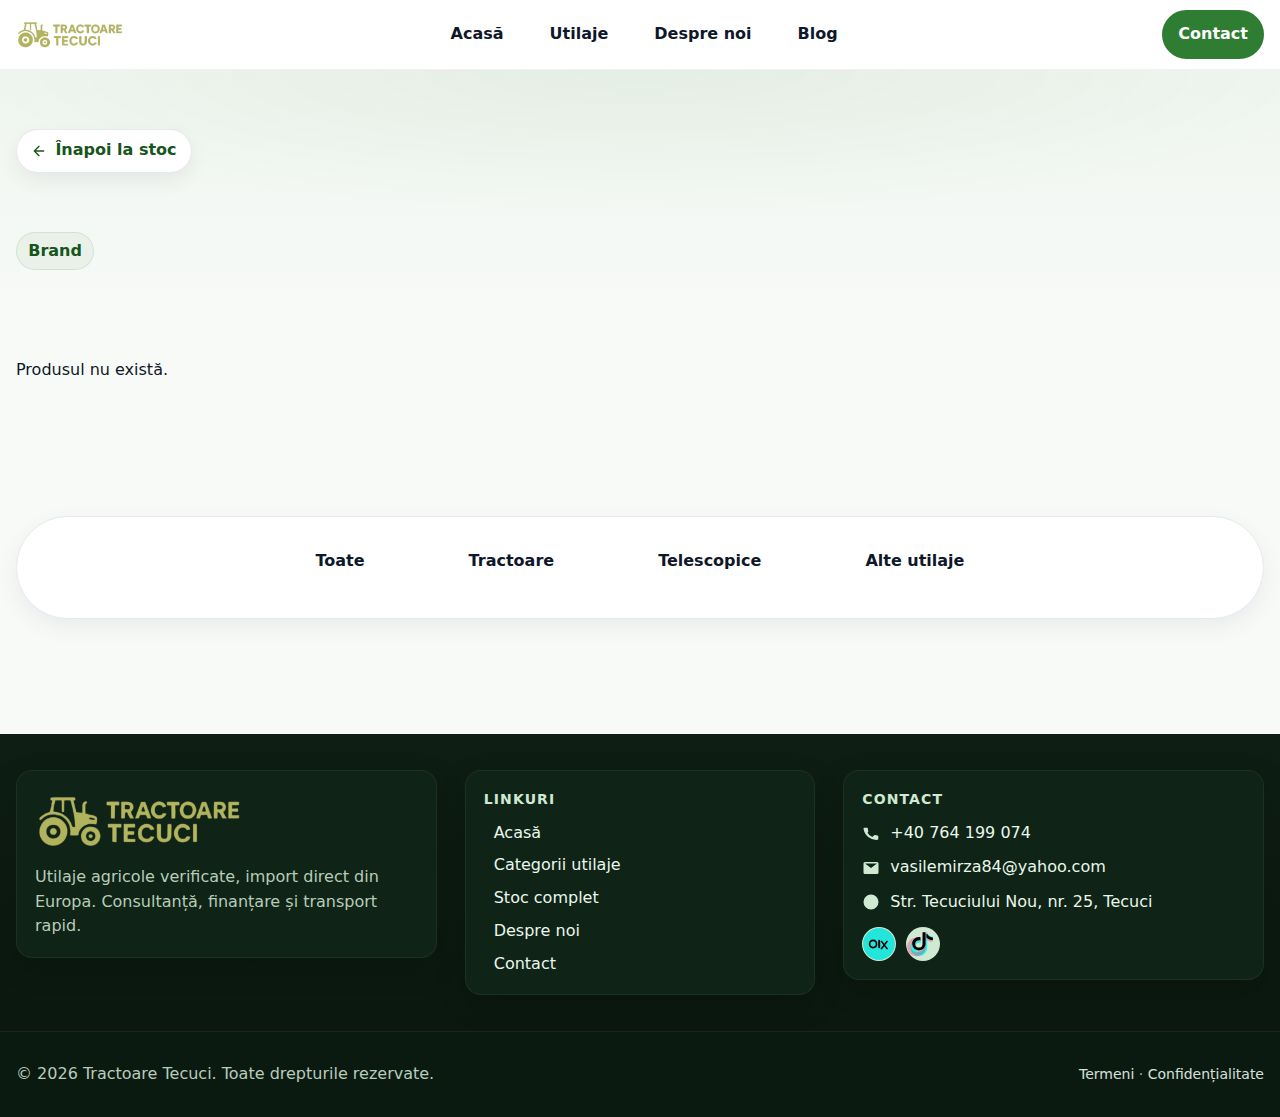
<file: product.html>
<!doctype html>
<html lang="ro">
<head>
  <meta charset="utf-8" />
  <meta name="viewport" content="width=device-width,initial-scale=1" />
  
  <!-- SEO OPTIMIZAT - Meta tags dinamice populate de JS -->
  <title id="pTitle">Detalii Utilaj Agricol | Tractoare Tecuci - Import Europa</title>
  <meta id="pDesc" name="description" content="Detalii complete despre utilajul agricol. Import direct din Europa, verificat tehnic. Solicită ofertă personalizată." />
  <link id="pCanonical" rel="canonical" href="https://tractoaretecuci.ro/product" />
  
  <!-- Open Graph - populate de JS -->
  <meta property="og:type" content="product">
  <meta property="og:site_name" content="Tractoare Tecuci">
  <meta id="ogTitle" property="og:title" content="Detalii Utilaj Agricol | Tractoare Tecuci">
  <meta id="ogDesc" property="og:description" content="Import direct din Europa, verificat tehnic. Solicită ofertă.">
  <meta id="ogUrl" property="og:url" content="https://tractoaretecuci.ro/product">
  <meta id="ogImage" property="og:image" content="">
  <meta property="og:image:width" content="1200">
  <meta property="og:image:height" content="630">
  <meta property="og:locale" content="ro_RO">
  
  <!-- Twitter Card -->
  <meta name="twitter:card" content="summary_large_image">
  <meta id="twTitle" name="twitter:title" content="Detalii Utilaj Agricol | Tractoare Tecuci">
  <meta id="twDesc" name="twitter:description" content="Import direct din Europa. Solicită ofertă.">
  <meta id="twImage" name="twitter:image" content="">
  
  <!-- Local SEO -->
  <meta name="geo.region" content="RO-GL">
  <meta name="geo.placename" content="Tecuci">
  <meta name="geo.position" content="45.8765729;27.4220120">
  <meta name="ICBM" content="45.8765729, 27.4220120">
  
  <!-- Performance -->
  <link rel="preconnect" href="https://fonts.googleapis.com" crossorigin>
  <link rel="preload" as="style" href="assets/style.css?v=11">
  <link rel="preload" as="script" href="assets/app.js?v=11">
  
  <link rel="stylesheet" href="assets/style.css?v=11" />
  <script defer src="assets/app.js?v=11"></script>

  <!-- JSON-LD Schema - Product (template populate de JS) -->
  <script type="application/ld+json" id="productSchema">
  {
    "@context": "https://schema.org",
    "@type": "Product",
    "name": "Utilaj agricol",
    "description": "Utilaj agricol verificat, import direct din Europa",
    "brand": {
      "@type": "Brand",
      "name": "Brand utilaj"
    },
    "category": "Utilaje agricole",
    "offers": {
      "@type": "Offer",
      "priceCurrency": "EUR",
      "availability": "https://schema.org/InStock",
      "seller": {
        "@type": "Organization",
        "name": "Tractoare Tecuci",
        "url": "https://tractoaretecuci.ro",
        "telephone": "+40764199074",
        "address": {
          "@type": "PostalAddress",
          "streetAddress": "Str. Tecuciului Nou, nr. 25",
          "addressLocality": "Tecuci",
          "addressRegion": "Galați",
          "postalCode": "805300",
          "addressCountry": "RO"
        }
      }
    }
  }
  </script>
  
  <!-- Breadcrumbs Schema (template populate de JS) -->
  <script type="application/ld+json" id="breadcrumbSchema">
  {
    "@context": "https://schema.org",
    "@type": "BreadcrumbList",
    "itemListElement": [
      {
        "@type": "ListItem",
        "position": 1,
        "name": "Acasă",
        "item": "https://tractoaretecuci.ro"
      },
      {
        "@type": "ListItem",
        "position": 2,
        "name": "Stoc Utilaje",
        "item": "https://tractoaretecuci.ro/products"
      },
      {
        "@type": "ListItem",
        "position": 3,
        "name": "Produs",
        "item": "https://tractoaretecuci.ro/product"
      }
    ]
  }
  </script>

  <style>
  :root{
    --primary:      var(--brand-500, #2e7d32);
    --primary-50:   rgba(46,125,50,.06);
    --primary-100:  rgba(46,125,50,.12);
    --primary-400:  rgba(46,125,50,.38);
    --primary-600:  var(--brand-600, #1e6a23);
    --primary-700:  var(--brand-700, #16551b);
    --eco-accent:   #22c55e;
    --transition-smooth: all 0.3s cubic-bezier(0.4, 0.0, 0.2, 1);
  }

  /* fundal pagină + spacing de bază */
  body[data-page="detail"] main{
    --gap-page: clamp(28px, 4.6vw, 64px);
    background:
      radial-gradient(1200px 240px at 50% 0, rgba(46,125,50,.06), transparent 60%),
      linear-gradient(180deg, rgba(46,125,50,.04), transparent 40%);
  }
  body[data-page="detail"] .section{ padding-block: var(--gap-page); }
  body[data-page="detail"] .wrap{ max-width: 1400px; padding-inline: 16px; }

  /* link ÎNAPOI cu micro-interacțiune */
  .back{
    display:inline-flex; align-items:center; gap:8px;
    font-weight:700; text-decoration:none; color:var(--primary-700);
    border:1px solid #e6e9ee; background:#fff; border-radius:999px;
    padding:.55rem .9rem; box-shadow:0 8px 20px rgba(15,23,42,.06);
    transition: var(--transition-smooth);
  }
  
  /* Micro-interacțiune: Hover pe buton înapoi */
  .back:hover{ 
    transform:translateY(-2px); 
    background:var(--primary-50); 
    border-color:var(--eco-accent);
    box-shadow:0 12px 28px rgba(15,23,42,.10);
  }
  
  .back:active {
    transform: translateY(0);
  }

  /* marca + titlul */
  .head-stack{ 
    position: relative;
    animation: fadeInUp .5s ease-out;
  }
  
  @keyframes fadeInUp {
    from {
      opacity: 0;
      transform: translateY(20px);
    }
    to {
      opacity: 1;
      transform: translateY(0);
    }
  }
  
  .brand-badge{
    display:inline-flex; align-items:center; gap:8px;
    background:var(--primary-50); border:1px solid var(--primary-100);
    color:var(--primary-700); font-weight:800; border-radius:999px; padding:.35rem .7rem;
    margin-right:10px;
    margin-top: var(--gap-page);
    transition: var(--transition-smooth);
  }
  
  /* Micro-interacțiune: Badge hover */
  .brand-badge:hover {
    transform: scale(1.05);
    background: var(--primary);
    color: #fff;
    border-color: var(--primary);
    box-shadow: 0 4px 12px rgba(46,125,50,.25);
  }
  
  .head-title{
    margin:.4rem 0 0;
    font-size:clamp(26px, 4.2vw, 44px);
    line-height:1.15; color:#0f172a; font-weight:900; letter-spacing:-.2px;
  }

  /* secțiunea cu GALERIA începe mai devreme */
  main > .section.detail-sec{ padding-top: clamp(8px, 1vw, 14px); }

  /* layout detalii */
  .detail{ display:grid; gap:24px; grid-template-columns: 1fr; }

  /* GALERIE cu micro-interacțiuni */
  .gallery{
    background:#fff; border:1px solid rgba(46,125,50,.08);
    border-radius:18px; overflow:hidden; box-shadow:0 12px 40px rgba(15,23,42,.06);
    padding:12px; width:100%; margin-inline:auto;
    transition: var(--transition-smooth);
  }
  
  .gallery:hover {
    box-shadow:0 16px 48px rgba(15,23,42,.10);
    border-color: rgba(46,125,50,.12);
  }
  
  .g-main{ 
    height: clamp(300px, 50vw, 620px); 
    background:#eef4ef; 
    border-radius:12px; 
    overflow:hidden;
    position: relative;
  }
  
  .g-main img{ 
    width:100%; height:100%; object-fit:contain; object-position:center; display:block; 
    cursor:pointer;
    transition: transform .4s cubic-bezier(0.4, 0.0, 0.2, 1);
  }
  
  /* Micro-interacțiune: Hover pe imagine mare */
  .g-main:hover img {
    transform: scale(1.03);
  }
  
  .g-thumbs{ 
    margin-top:12px; display:grid; grid-auto-flow:column; gap:12px; 
    overflow:auto; padding-bottom:6px; 
  }
  
  .g-thumbs img{ 
    width:124px; height:78px; object-fit:cover; border-radius:10px; 
    border:2px solid transparent; cursor:pointer; 
    transition: var(--transition-smooth);
  }
  
  /* Micro-interacțiune: Hover pe thumbnails */
  .g-thumbs img:hover{ 
    transform:translateY(-3px) scale(1.05); 
    border-color:var(--eco-accent);
    box-shadow: 0 6px 16px rgba(46,125,50,.25);
  }
  
  .g-thumbs img:active {
    transform: translateY(0) scale(1);
  }

  /* INFO CARD */
  .info{
    background:#fff; border:1px solid rgba(46,125,50,.08);
    border-radius:18px; box-shadow:0 12px 40px rgba(15,23,42,.06);
    padding:clamp(16px, 2vw, 24px); width:100%; margin-inline:auto;
    transition: var(--transition-smooth);
  }
  
  .info:hover {
    box-shadow:0 16px 48px rgba(15,23,42,.10);
    border-color: rgba(46,125,50,.12);
  }
  
  .snippet{ 
    color:#334155; margin:0 0 clamp(12px, 1.6vw, 18px); 
    font-size:clamp(15px, 1.4vw, 18px); line-height:1.65; 
  }
  
  .meta{ 
    display:grid; grid-template-columns: repeat(2, minmax(0,1fr)); gap:12px; 
    margin:0 0 clamp(14px, 1.8vw, 20px); 
  }
  
  .meta .item{ 
    background:#fafcfb; border:1px solid #edf1f4; border-radius:12px; 
    padding:12px 14px; display:flex; align-items:center; gap:10px; 
    color:#0f172a; font-weight:700;
    transition: var(--transition-smooth);
  }
  
  /* Micro-interacțiune: Hover pe meta items */
  .meta .item:hover {
    background: var(--primary-50);
    border-color: var(--primary-100);
    transform: translateY(-2px);
    box-shadow: 0 6px 16px rgba(46,125,50,.12);
  }

  /* CTA – cu glow animat */
  .cta{ 
    display:flex; flex-wrap:wrap; gap:12px; align-items:center; 
    margin: clamp(6px, 1vw, 10px) 0 clamp(12px, 1.8vw, 18px); 
  }
  
  .ask-offer{
    position: relative;
    display:inline-flex; align-items:center; justify-content:center;
    min-width:230px; height:50px; padding:0 26px; border-radius:999px;
    color:#fff; font-weight:900; text-decoration:none; border:0;
    background: linear-gradient(135deg, #2e7d32, #44b35a);
    box-shadow: 0 12px 24px rgba(46,125,50,.28), 0 0 0 0 rgba(76,175,80,.45);
    transition: transform .2s ease, box-shadow .3s ease, filter .2s ease;
    isolation: isolate;
  }
  
  .ask-offer::before{
    content:""; position:absolute; inset:-3px; border-radius:999px;
    background: radial-gradient(60% 140% at 30% 30%, rgba(76,175,80,.45), transparent 60%),
                radial-gradient(60% 140% at 70% 70%, rgba(56,142,60,.35), transparent 60%);
    filter: blur(14px); z-index:-1; opacity:.8; pointer-events:none; 
    animation: glowPulse 2.4s ease-in-out infinite;
  }
  
  /* Micro-interacțiune: Hover pe CTA */
  .ask-offer:hover{ 
    transform: translateY(-2px) scale(1.02); 
    filter: brightness(1.05); 
    box-shadow: 0 16px 34px rgba(46,125,50,.38), 0 0 0 8px rgba(76,175,80,.18); 
  }
  
  .ask-offer:active {
    transform: translateY(0) scale(0.98);
  }
  
  @keyframes glowPulse{ 
    0%,100% { opacity:.75; transform: scale(1); } 
    50% { opacity:1; transform: scale(1.04); } 
  }
  
  .cta-note{ color:#64748b; font-size:.98rem; }

  /* SPECS */
  .specs{ 
    background:#fff; border:1px solid #edf1f4; border-radius:16px; padding:16px;
    transition: var(--transition-smooth);
  }
  
  .specs:hover {
    border-color: var(--primary-100);
    box-shadow: 0 6px 16px rgba(46,125,50,.08);
  }
  
  .specs h3{ margin:0 0 10px; font-size:clamp(18px, 2vw, 22px); }
  
  .spec-grid{ display:grid; grid-template-columns: repeat(2,minmax(0,1fr)); gap:10px; }
  
  .spec{ 
    background:#fafcfa; border:1px solid #eef2f6; border-radius:10px; padding:12px 14px;
    transition: var(--transition-smooth);
  }
  
  /* Micro-interacțiune: Hover pe spec items */
  .spec:hover {
    background: var(--primary-50);
    border-color: var(--primary-100);
    transform: translateX(3px);
  }

  @media (max-width: 760px){
    .g-thumbs img{ width:100px; height:66px; }
    .meta, .spec-grid{ grid-template-columns:1fr; }
    .cta{ justify-content:flex-start; }
  }

  /* ============ Tabs bar ============ */
  .tabs-sec{ padding-top: clamp(18px, 3vw, 26px); }

  .cat-rail{
    background:#fff; border:1px solid #e6e9ee; border-radius:999px;
    padding:10px 16px;
    box-shadow:0 8px 24px rgba(15,23,42,.06);
    transition: var(--transition-smooth);
  }
  
  .cat-rail:hover {
    box-shadow:0 12px 32px rgba(15,23,42,.10);
    border-color: rgba(46,125,50,.12);
  }

  .cat-tabs{
    display:flex;
    justify-content:center;
    align-items:center;
    gap:clamp(24px, 5vw, 64px);
    width:100%;
  }
  
  .cat-tabs .tab{
    display:flex; align-items:center; justify-content:center;
    padding:12px 18px; border-radius:999px; border:2px solid transparent;
    font-weight:800; color:#0f172a; text-decoration:none; white-space:nowrap;
    text-align:center;
    transition: var(--transition-smooth);
  }
  
  /* Micro-interacțiune: Hover pe tabs */
  .cat-tabs .tab:hover{ 
    background:var(--primary-50); 
    color:var(--primary-700);
    transform: translateY(-1px);
  }
  
  .cat-tabs .tab.active{
    background:#fff; color:var(--primary-700); border-color:var(--primary-400);
    box-shadow:0 8px 20px rgba(46,125,50,.12); transform:translateY(-1px);
  }
  
  .cat-tabs .tab.active:hover{
    border-color:var(--eco-accent);
    box-shadow:0 12px 28px rgba(46,125,50,.18);
  }

  /* Mobil: "pastile" pe 2 rânduri */
  @media (max-width:760px){
    .cat-tabs{
      flex-wrap:wrap;
      justify-content:space-between;
      gap:10px 12px;
    }
    .cat-tabs .tab{
      flex:1 1 calc(50% - 12px);
      min-width: 44%;
      padding:12px 14px;
      background:#fff;
      border:1px solid #dfe8e2;
      border-radius:28px;
    }
  }

  /* ===== Lightbox cu micro-interacțiuni ===== */
  .lb { 
    position: fixed; inset: 0; display:grid; place-items:center;
    background: rgba(15,23,42,.72); backdrop-filter: blur(2px) saturate(1.1);
    opacity:0; pointer-events:none; transition:opacity .3s ease; z-index:999; 
  }
  
  .lb.open { opacity:1; pointer-events:auto; }
  
  .lb-img-wrap{ 
    position:relative; max-width:min(96vw,1400px); max-height:90vh; 
    display:grid; place-items:center; 
  }
  
  .lb-img{ 
    max-width:100%; max-height:90vh; border-radius:12px; 
    box-shadow:0 24px 80px rgba(0,0,0,.4);
    transform:scale(.96); opacity:0; 
    transition:transform .28s cubic-bezier(.2,.8,.2,1), opacity .28s; 
  }
  
  .lb.open .lb-img{ transform:scale(1); opacity:1; }
  
  .lb-btn{ 
    position:absolute; top:50%; translate:0 -50%; width:44px; height:44px; 
    border-radius:999px;
    background:rgba(255,255,255,.95); box-shadow:0 10px 24px rgba(0,0,0,.25); 
    border:0; cursor:pointer; display:grid; place-items:center;
    transition: var(--transition-smooth);
  }
  
  /* Micro-interacțiune: Hover pe butoane lightbox */
  .lb-btn:hover {
    background: #fff;
    transform: translateY(-50%) scale(1.1);
    box-shadow:0 14px 32px rgba(0,0,0,.35);
  }
  
  .lb-btn:active {
    transform: translateY(-50%) scale(0.95);
  }
  
  .lb-prev{ left:-56px; } 
  .lb-next{ right:-56px; } 
  .lb-btn svg{ width:22px; height:22px; }
  
  @media (max-width:720px){ 
    .lb-prev{ left:8px; } 
    .lb-next{ right:8px; } 
  }
  
  /* Focus states pentru accesibilitate */
  .back:focus-visible,
  .ask-offer:focus-visible,
  .cat-tabs .tab:focus-visible,
  .lb-btn:focus-visible {
    outline: 2px solid var(--eco-accent);
    outline-offset: 4px;
  }
  
  /* Touch-friendly pe mobil */
  @media (hover: none) {
    .meta .item:active,
    .spec:active {
      transform: scale(0.98);
      transition: transform .1s ease;
    }
    
    .cat-tabs .tab:active {
      transform: scale(0.95);
    }
  }
  
  /* Prefers reduced motion */
  @media (prefers-reduced-motion: reduce) {
    *,
    *::before,
    *::after {
      animation-duration: 0.01ms !important;
      animation-iteration-count: 1 !important;
      transition-duration: 0.01ms !important;
    }
  }
  </style>
</head>

<body data-page="detail">
  <header class="site-header" role="banner">
    <div class="wrap header-bar">
      <a class="brand" href="index.html" aria-label="Acasă">
        <img class="logo" src="assets/logo.png" alt="Tractoare Tecuci" width="96" height="96" />
      </a>

      <nav class="nav" aria-label="Navigație principală">
        <a href="index.html" class="nav-link">Acasă</a>
        <a href="utilaje.html" class="nav-link">Utilaje</a>
        <a href="despre-noi.html" class="nav-link">Despre noi</a>
        <a href="blog.html" class="nav-link">Blog</a>
      </nav>

      <div class="header-cta">
        <a href="contact.html" class="btn primary contact-cta">Contact</a>
        <button class="hamb" type="button" aria-label="Meniu" aria-controls="mobile-drawer" aria-expanded="false">
          <span></span>
        </button>
      </div>
    </div>

    <nav id="mobile-drawer" class="drawer" aria-label="Meniu mobil">
      <div class="nav-list">
        <a href="index.html">Acasă</a>
        <a href="utilaje.html">Utilaje</a>
        <a href="despre-noi.html">Despre noi</a>
        <a href="blog.html">Blog</a>
      </div>
      <a href="contact.html" class="btn primary wfull">Contact</a>
    </nav>
  </header>

  <div class="nav-backdrop" hidden></div>

  <main role="main">
    <!-- back + brand + titlu -->
    <section class="section">
      <div class="wrap">
        <a class="back" href="products.html" aria-label="Înapoi la lista completă de utilaje">
          <svg width="16" height="16" viewBox="0 0 24 24" fill="none" aria-hidden="true">
            <path d="M19 12H5M5 12l7-7M5 12l7 7" stroke="currentColor" stroke-width="2" stroke-linecap="round" stroke-linejoin="round"/>
          </svg>
          Înapoi la stoc
        </a>

        <div class="head-stack">
          <span id="prodHeadBrand" class="brand-badge" hidden>Brand</span>
          <h1 id="prodHeadTitle" class="head-title" hidden>Model</h1>
        </div>
      </div>
    </section>

    <!-- GALERIE + INFO (injectate din app.js) -->
    <section class="section detail-sec">
      <div class="wrap detail" id="detailWrap" role="region" aria-label="Detalii utilaj"></div>
    </section>

    <!-- BARA DE TABURI -->
    <section class="section tabs-sec">
      <div class="wrap">
        <nav class="cat-rail" aria-label="Navigație categorii">
          <div class="cat-tabs" role="tablist">
            <a class="tab" href="products.html" role="tab">Toate</a>
            <a class="tab" href="products.html?category=tractor" role="tab">Tractoare</a>
            <a class="tab" href="products.html?category=telescopic" role="tab">Telescopice</a>
            <a class="tab" href="products.html?category=alte" role="tab">Alte utilaje</a>
          </div>
        </nav>
      </div>
    </section>
  </main>

  <footer class="site-footer" role="contentinfo">
    <div class="wrap footer-grid">
      <div class="f-col">
        <a class="f-brand" href="index.html" aria-label="Tractoare Tecuci">
          <img src="assets/logo.png" alt="Tractoare Tecuci" width="96" height="96">
        </a>
        <p class="f-desc">
          Utilaje agricole verificate, import direct din Europa. Consultanță, finanțare și transport rapid.
        </p>
      </div>
  
      <nav class="f-col" aria-label="Linkuri rapide">
        <h3 class="f-title">Linkuri</h3>
        <ul class="f-links">
          <li><a href="index.html">Acasă</a></li>
          <li><a href="utilaje.html">Categorii utilaje</a></li>
          <li><a href="products.html">Stoc complet</a></li>
          <li><a href="despre-noi.html">Despre noi</a></li>
          <li><a href="contact.html">Contact</a></li>
        </ul>
      </nav>
  
      <div class="f-col">
        <h3 class="f-title">Contact</h3>
        <ul class="f-contact">
          <li>
            <svg viewBox="0 0 24 24" aria-hidden="true">
              <path d="M6.6 10.2a15.1 15.1 0 007.2 7.2l2.4-2.4a1 1 0 011-.24 11.2 11.2 0 003.5.56 1 1 0 011 1v3.8a1 1 0 01-1 1A17.3 17.3 0 012 6a1 1 0 011-1h3.8a1 1 0 011 1c0 1.2.2 2.4.56 3.5a1 1 0 01-.24 1l-2.52 2.7z"/>
            </svg>
            <a href="tel:+40764199074">+40 764 199 074</a>
          </li>
          <li>
            <svg viewBox="0 0 24 24" aria-hidden="true">
              <path d="M4 4h16a2 2 0 012 2v12a2 2 0 01-2 2H4a2 2 0 01-2-2V6a2 2 0 012-2zm0 2l8 6 8-6"/>
            </svg>
            <a href="mailto:vasilemirza84@yahoo.com">vasilemirza84@yahoo.com</a>
          </li>
          <li>
            <svg viewBox="0 0 24 24" aria-hidden="true">
              <path d="M12 2a10 10 0 100 20 10 10 0 000-20zm1 5v6h5"/>
            </svg>
            <a href="https://www.google.com/maps?hl=ro&gl=ro&um=1&ie=UTF-8&fb=1&sa=X&ftid=0x40b4295c7d0cba87:0x11b4abacc20f9033"
              target="_blank" rel="noopener" title="Deschide pe Google Maps">
              Str. Tecuciului Nou, nr. 25, Tecuci
            </a>
          </li>
        </ul>
        
        <div class="f-social">
          <a class="ico social olx-badge" href="https://compaia.olx.ro/home/" target="_blank" rel="noopener"
            aria-label="OLX" title="Vezi profilul pe OLX">
            <svg viewBox="0 0 64 64" role="img" aria-hidden="true">
              <circle cx="32" cy="32" r="30" fill="#23E5DB"/>
              <path fill="#000000" d="M20.9,40.3c-4.7,0-8.2-3.6-8.2-8.3s3.5-8.3,8.2-8.3c4.7,0,8.2,3.6,8.2,8.3S25.6,40.3,20.9,40.3z M20.9,27c-2.9,0-5,2.2-5,5s2.1,5,5,5s5-2.2,5-5S23.8,27,20.9,27z"/>
              <rect x="30.6" y="24.1" width="3.6" height="16" rx="1.8" ry="1.8" fill="#000000"/>
              <path fill="#000000" d="M48.4,40.1l-4.9-6.1l4.7-6c0.3-0.4,0.4-0.9,0.2-1.4c-0.3-0.8-1.2-1.1-2-0.7c-0.2,0.1-0.4,0.3-0.5,0.4l-4,5.1l-4-5.1c-0.4-0.5-1.1-0.7-1.8-0.5c-0.9,0.3-1.2,1.3-0.6,2.1l4.7,5.9l-4.9,6.2c-0.3,0.4-0.4,0.9-0.2,1.4c0.3,0.8,1.2,1.1,2,0.7c0.2-0.1,0.4-0.3,0.5-0.4l4.2-5.3l4.1,5.2c0.4,0.5,1.1,0.7,1.8,0.5C48.7,41.9,49,41,48.4,40.1z"/>
            </svg>
          </a>
        
          <a class="ico social tiktok" href="https://www.tiktok.com/@nicoletamirza6" target="_blank" rel="noopener"
            aria-label="TikTok" title="Vezi profilul pe TikTok">
            <svg viewBox="0 0 64 64" role="img" aria-hidden="true">
              <rect width="64" height="64" fill="none"/>
              <path fill="#25F4EE" d="M40 12c2.7 3.6 6.2 6 10 6v6c-3.8 0-7.4-1.2-10-3.2v17.7c0 8.7-7 15.7-15.7 15.7S8.6 47.2 8.6 38.5c0-8.7 7-15.7 15.7-15.7 1.1 0 2.2.1 3.3.4v7.2c-.9-.4-1.9-.6-3-.6-4.5 0-8.1 3.6-8.1 8.1s3.6 8.1 8.1 8.1 8.1-3.6 8.1-8.1V12h7.3z"/>
              <path fill="#FE2C55" d="M40 10v8.8c2.6 2 6.2 3.2 10 3.2v6c-4.9 0-9.2-1.7-12.5-4.5v13.9c0 9.8-8 17.8-17.8 17.8S2 47.2 2 37.4s8-17.8 17.8-17.8c1.2 0 2.4.1 3.6.4v7.4c-1.1-.5-2.3-.8-3.6-.8-5.7 0-10.4 4.7-10.4 10.4s4.7 10.4 10.4 10.4 10.4-4.7 10.4-10.4V10H40z" opacity=".35"/>
              <path fill="#000000" d="M36.7 10v21.5c0 6.9-5.6 12.5-12.5 12.5S11.7 38.4 11.7 31.5 17.3 19 24.2 19c1.1 0 2.1.2 3.1.5v5.9c-.9-.4-1.9-.6-3-.6-3.9 0-7 3.1-7 7s3.1 7 7 7 7-3.1 7-7V10h5.4zm3.3 3c2.6 3.9 6.4 6.3 10.6 6.7v5.3c-4.9-.3-9.1-2.3-12-5.3V13z"/>
            </svg>
          </a>
        </div>
      </div>
    </div>
  
    <div class="f-bottom">
      <div class="wrap f-bottom-row">
        <p>© <span id="year"></span> Tractoare Tecuci. Toate drepturile rezervate.</p>
        <p class="f-mini">
          <a href="termeni.html">Termeni</a> · <a href="confidentialitate.html">Confidențialitate</a>
        </p>
      </div>
    </div>
  </footer>

  <!-- LIGHTBOX (fără X; arrows + swipe; tap în fundal închide) -->
  <script>
  (function(){
    function whenGalleryReady(cb){
      const host = document.querySelector('#detailWrap');
      if (!host) return;
      const ok = () => host.querySelector('.gallery .g-main img') && (cb(), true);
      if (ok()) return;
      new MutationObserver(function(){ if (ok()) this.disconnect(); })
        .observe(host, {childList:true, subtree:true});
    }

    function setupLightbox(){
      const g = document.querySelector('#detailWrap .gallery');
      if(!g) return;
      const main = g.querySelector('.g-main img');
      const thumbs = [...g.querySelectorAll('.g-thumbs img')];
      const srcOf  = el => el?.dataset?.full || el?.src || '';

      let sources = thumbs.map(srcOf);
      if (main && sources[0] !== srcOf(main)) sources.unshift(srcOf(main));
      let index = Math.max(0, sources.indexOf(srcOf(main) || sources[0]));

      thumbs.forEach((t,i)=> t.addEventListener('click', ()=>{ if(main){ main.src = srcOf(t); index = i + 1; } }));
      thumbs.forEach((t,i)=> t.addEventListener('dblclick', ()=> open(i + 1)));
      if (main) main.addEventListener('click', ()=> open(index));

      const lb = document.createElement('div');
      lb.className = 'lb';
      lb.setAttribute('role', 'dialog');
      lb.setAttribute('aria-label', 'Galerie imagini produs');
      lb.innerHTML = `
        <div class="lb-img-wrap">
          <button class="lb-btn lb-prev" aria-label="Imaginea anterioară">
            <svg viewBox="0 0 24 24" fill="none"><path d="M15 6l-6 6 6 6" stroke="#0f172a" stroke-width="2" stroke-linecap="round" stroke-linejoin="round"/></svg>
          </button>
          <img class="lb-img" alt="Imagine mare produs">
          <button class="lb-btn lb-next" aria-label="Imaginea următoare">
            <svg viewBox="0 0 24 24" fill="none"><path d="M9 6l6 6-6 6" stroke="#0f172a" stroke-width="2" stroke-linecap="round" stroke-linejoin="round"/></svg>
          </button>
        </div>`;
      document.body.appendChild(lb);
      const lbImg  = lb.querySelector('.lb-img');
      const prevBt = lb.querySelector('.lb-prev');
      const nextBt = lb.querySelector('.lb-next');

      function show(i){ index = (i + sources.length) % sources.length; lbImg.src = sources[index]; }
      function open(i){ show(i); lb.classList.add('open'); document.body.style.overflow='hidden'; }
      function close(){ lb.classList.remove('open'); document.body.style.overflow=''; }

      prevBt.addEventListener('click', ()=> show(index-1));
      nextBt.addEventListener('click', ()=> show(index+1));
      lb.addEventListener('click', (e)=>{ if(e.target === lb) close(); });

      document.addEventListener('keydown', (e)=>{
        if(!lb.classList.contains('open')) return;
        if(e.key==='Escape') close();
        if(e.key==='ArrowLeft')  show(index-1);
        if(e.key==='ArrowRight') show(index+1);
      });

      // swipe mobil
      let sx=0, dx=0;
      lb.addEventListener('touchstart', e => sx = e.touches[0].clientX, {passive:true});
      lb.addEventListener('touchmove',  e => dx = e.touches[0].clientX, {passive:true});
      lb.addEventListener('touchend', () => {
        const d = dx - sx;
        if (Math.abs(d) > 50) (d>0 ? show(index-1) : show(index+1));
        sx = dx = 0;
      });
    }

    whenGalleryReady(setupLightbox);
    
    // actualizează anul în footer
    document.getElementById('year').textContent = new Date().getFullYear();
  })();
  </script>
</body>
</html>
</file>
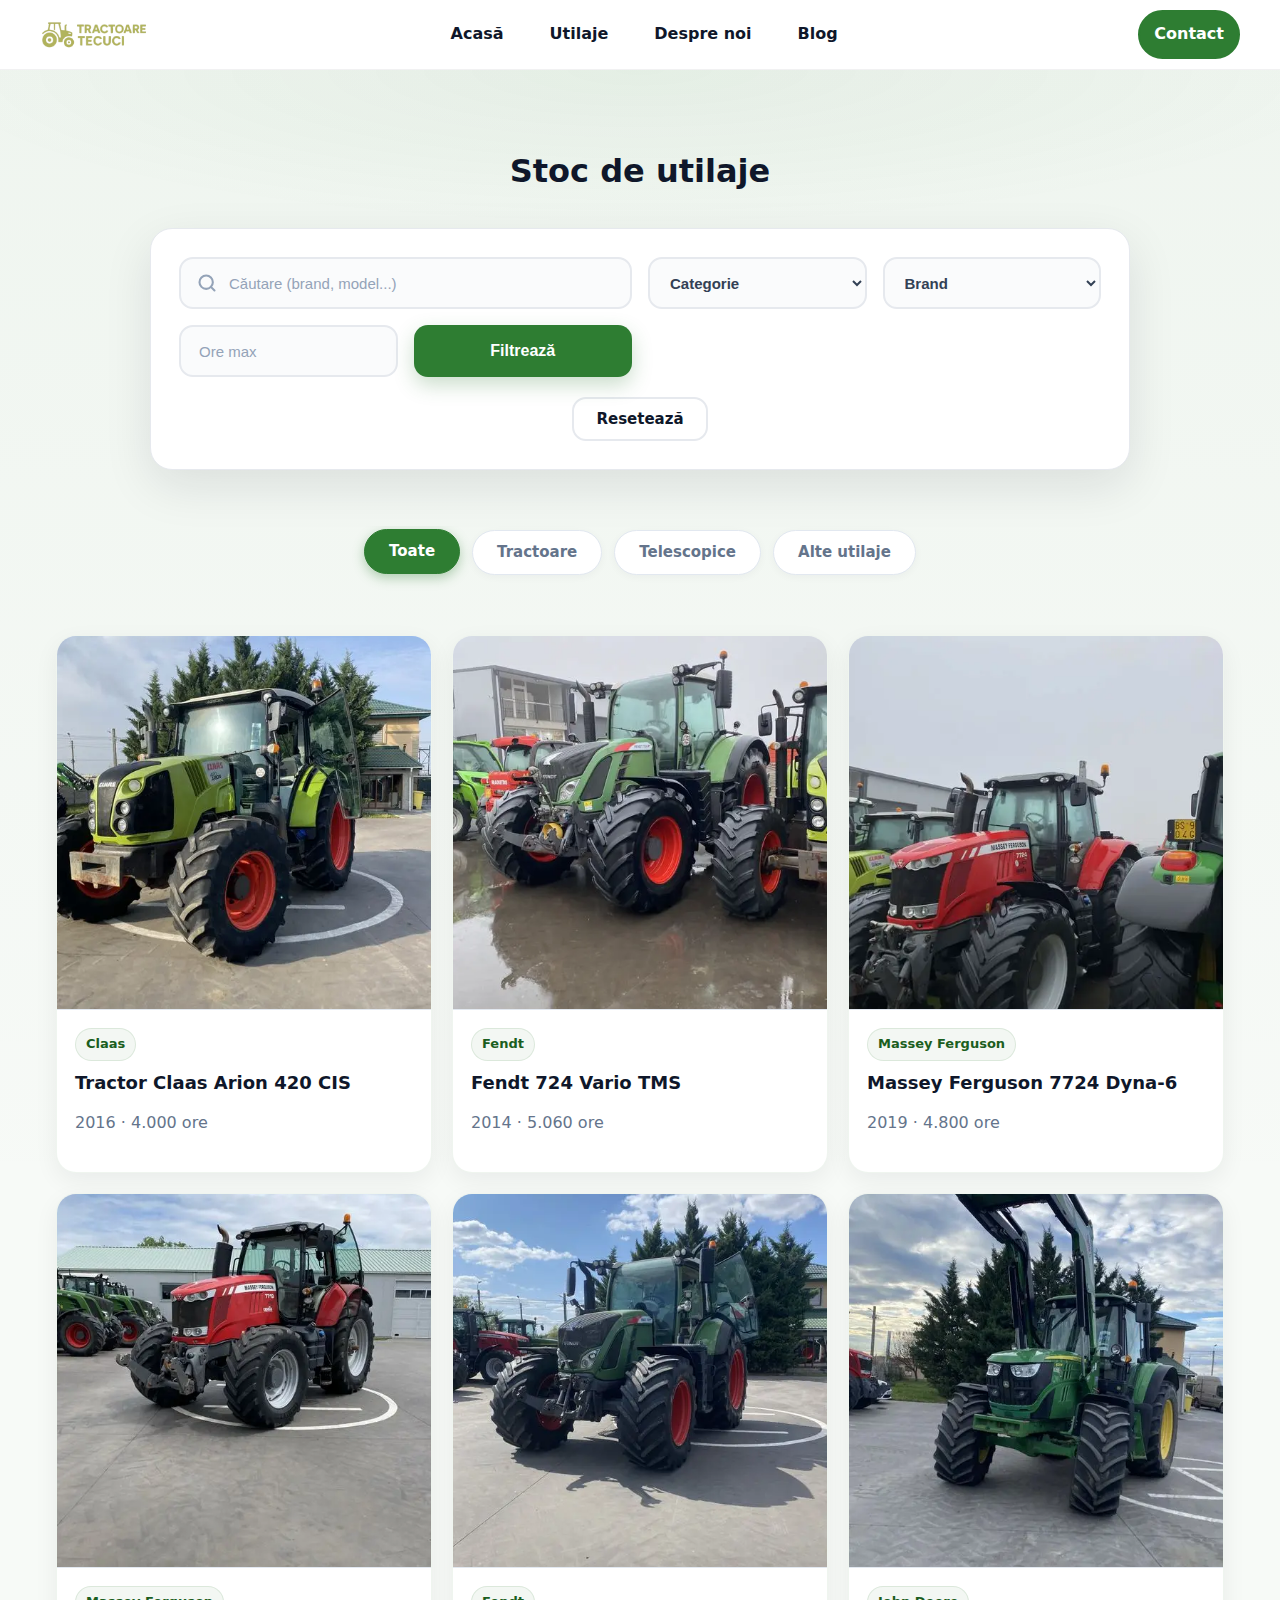
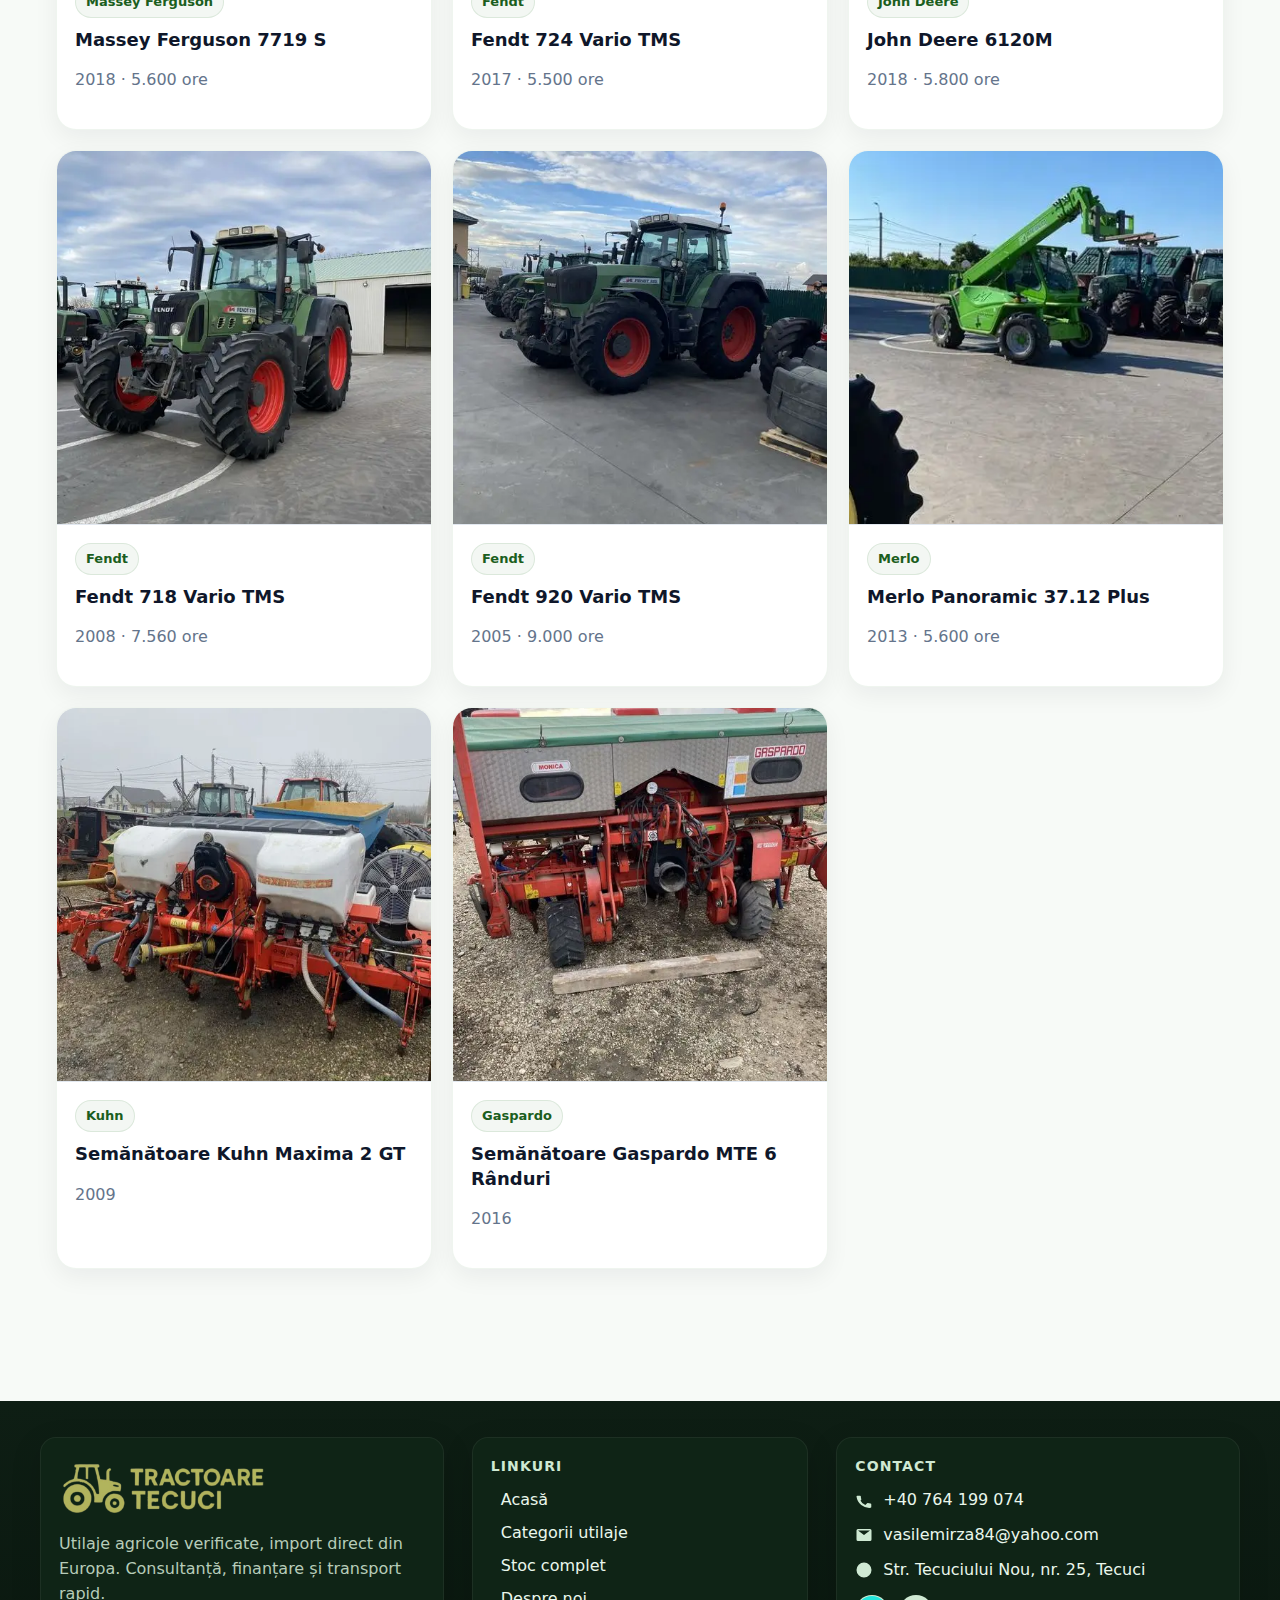
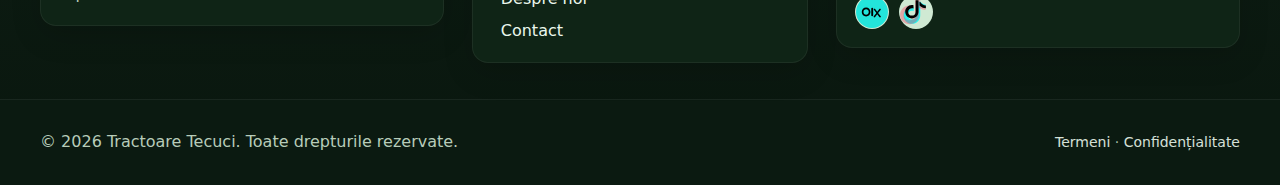
<file: products.html>
<!doctype html>
<html lang="ro">
<head>
  <meta charset="utf-8" />
  <meta name="viewport" content="width=device-width,initial-scale=1" />
  
  <!-- SEO OPTIMIZAT -->
  <title>Stoc Utilaje Agricole | Tractoare Tecuci - Filtrează & Solicită Ofertă</title>
  <meta name="description" content="Filtrează tractoare, telescopice și alte utilaje agricole verificate. Import direct din Europa. Stoc actualizat zilnic. Solicită ofertă personalizată." />
  
  <!-- Canonical corect -->
  <link rel="canonical" href="https://www.tractoaretecuci.ro/products" />
  
  <!-- Open Graph -->
  <meta property="og:type" content="website">
  <meta property="og:site_name" content="Tractoare Tecuci">
  <meta property="og:title" content="Stoc Utilaje Agricole | Tractoare Tecuci">
  <meta property="og:description" content="Filtrează tractoare, telescopice și alte utilaje agricole verificate. Solicită ofertă personalizată.">
  <meta property="og:url" content="https://www.tractoaretecuci.ro/products">
  <meta property="og:image" content="https://www.tractoaretecuci.ro/assets/og-image-products.jpg">
  <meta property="og:image:width" content="1200">
  <meta property="og:image:height" content="630">
  <meta property="og:locale" content="ro_RO">
  
  <!-- Twitter Card -->
  <meta name="twitter:card" content="summary_large_image">
  <meta name="twitter:title" content="Stoc Utilaje Agricole | Tractoare Tecuci">
  <meta name="twitter:description" content="Filtrează tractoare, telescopice și utilaje agricole. Solicită ofertă.">
  <meta name="twitter:image" content="https://www.tractoaretecuci.ro/assets/og-image-products.jpg">
  
  <!-- Local SEO -->
  <meta name="geo.region" content="RO-GL">
  <meta name="geo.placename" content="Tecuci">
  <meta name="geo.position" content="45.8765729;27.4220120">
  <meta name="ICBM" content="45.8765729, 27.4220120">
  
  <!-- Performance -->
  <link rel="preconnect" href="https://fonts.googleapis.com" crossorigin>
  <link rel="preload" as="style" href="assets/style.css?v=11">
  <link rel="preload" as="script" href="assets/app.js?v=11">
  
  <link rel="stylesheet" href="assets/style.css?v=11" />
  <script defer src="assets/app.js?v=11"></script>

  <!-- JSON-LD Schema -->
  <script type="application/ld+json">
  {
    "@context": "https://schema.org",
    "@type": "CollectionPage",
    "name": "Stoc Utilaje Agricole",
    "description": "Tractoare, telescopice și alte utilaje agricole verificate",
    "url": "https://www.tractoaretecuci.ro/products",
    "isPartOf": {
      "@type": "WebSite",
      "name": "Tractoare Tecuci",
      "url": "https://www.tractoaretecuci.ro"
    },
    "breadcrumb": {
      "@type": "BreadcrumbList",
      "itemListElement": [
        {
          "@type": "ListItem",
          "position": 1,
          "name": "Acasă",
          "item": "https://www.tractoaretecuci.ro"
        },
        {
          "@type": "ListItem",
          "position": 2,
          "name": "Stoc Utilaje",
          "item": "https://www.tractoaretecuci.ro/products"
        }
      ]
    },
    "mainEntity": {
      "@type": "ItemList",
      "name": "Utilaje agricole disponibile",
      "description": "Listă completă cu tractoare, telescopice și alte utilaje agricole"
    }
  }
  </script>

  <style>
  /* =========================================================
     products.html – stil pentru pagina listei cu micro-interacțiuni
     ========================================================= */
  :root{
    --primary:        var(--brand-500, #2e7d32);
    --primary-50:     rgba(46,125,50,.06);
    --primary-100:    rgba(46,125,50,.12);
    --primary-400:    rgba(46,125,50,.38);
    --primary-600:    var(--brand-600, #1e6a23);
    --primary-700:    var(--brand-700, #16551b);
    --eco-accent:     #22c55e;
    --transition-smooth: all 0.3s cubic-bezier(0.4, 0.0, 0.2, 1);
  }

  /* fundal + spațiere */
  body[data-page="list"] main.section{
    --gap-page: clamp(48px, 6vw, 80px);
    padding-block: var(--gap-page);
    background:
      radial-gradient(1200px 260px at 50% 0, rgba(46,125,50,.06), transparent 60%),
      linear-gradient(180deg, rgba(46,125,50,.04), transparent 40%);
  }
  body[data-page="list"] h1{
    margin:0 0 clamp(24px, 4vw, 32px);
    text-align:center;
  }

  /* ================== FILTRE ÎMBUNĂTĂȚITE ================== */
  body[data-page="list"] .filters{
    width: min(980px, 100% - 32px);
    margin-inline: auto;
    margin-bottom: clamp(36px, 5vw, 56px);
    
    position: static;
    top: auto; 
    z-index: auto;

    display: grid; 
    grid-template-columns: repeat(12,1fr); 
    gap: 16px;
    padding: clamp(22px, 3.5vw, 28px);
    border-radius: 22px;
    background:#fff;
    border:1px solid #e6e9ee; 
    box-shadow:0 16px 48px rgba(15,23,42,.10);
    overflow: visible;
    transition: var(--transition-smooth);
  }
  
  /* Micro-interacțiune: Hover pe container filtre */
  body[data-page="list"] .filters:hover {
    box-shadow:0 20px 56px rgba(15,23,42,.12);
    border-color: rgba(46,125,50,.12);
  }
  
  body[data-page="list"] .filters > *{ min-width:0; }

  /* SEARCH BAR cu design premium */
  body[data-page="list"] .filters [name="q"]{
    height: 52px;
    border-radius:14px; 
    border:2px solid #e6e9ee;
    padding:14px 20px;
    background:#fafbfc url('data:image/svg+xml;utf8,<svg xmlns="http://www.w3.org/2000/svg" width="20" height="20" viewBox="0 0 24 24" fill="none" stroke="%2394a3b8" stroke-width="2.5" stroke-linecap="round" stroke-linejoin="round"><circle cx="11" cy="11" r="8"/><path d="m21 21-4.35-4.35"/></svg>') no-repeat 16px center;
    padding-left: 48px;
    font-size: 15px;
    font-weight: 500;
    transition: var(--transition-smooth);
  }
  body[data-page="list"] .filters [name="q"]:focus{
    border-color: var(--primary-600);
    background-color: #fff;
    box-shadow: 0 0 0 4px rgba(46,125,50,.12), 0 4px 12px rgba(15,23,42,.08);
    transform: translateY(-1px);
    outline: none;
  }
  body[data-page="list"] .filters [name="q"]::placeholder{
    color: #94a3b8;
    font-weight: 500;
  }

  /* SELECT-uri stilizate modern */
  body[data-page="list"] .filters select{
    height: 52px;
    border-radius:14px; 
    border:2px solid #e6e9ee;
    padding:14px 16px;
    background:#fafbfc;
    font-size: 15px;
    font-weight: 600;
    color: #334155;
    transition: var(--transition-smooth);
    cursor: pointer;
  }
  body[data-page="list"] .filters select:focus{
    border-color: var(--primary-600);
    background: #fff;
    box-shadow: 0 0 0 4px rgba(46,125,50,.12), 0 4px 12px rgba(15,23,42,.08);
    transform: translateY(-1px);
    outline: none;
  }
  body[data-page="list"] .filters select:hover{
    border-color: #cbd5e1;
    background: #fff;
  }

  /* INPUT ore max */
  body[data-page="list"] .filters [name="maxHours"]{
    height: 52px;
    border-radius:14px; 
    border:2px solid #e6e9ee;
    padding:14px 18px;
    background:#fafbfc;
    font-size: 15px;
    font-weight: 500;
    transition: var(--transition-smooth);
  }
  body[data-page="list"] .filters [name="maxHours"]:focus{
    border-color: var(--primary-600);
    background: #fff;
    box-shadow: 0 0 0 4px rgba(46,125,50,.12), 0 4px 12px rgba(15,23,42,.08);
    transform: translateY(-1px);
    outline: none;
  }
  body[data-page="list"] .filters [name="maxHours"]::placeholder{
    color: #94a3b8;
    font-weight: 500;
  }

  /* plasare – responsive grid */
  body[data-page="list"] .filters [name="q"]{         
    grid-column: 1 / -1;
  }
  body[data-page="list"] .filters [name="category"]{ 
    grid-column: span 6; 
  }
  body[data-page="list"] .filters [name="brand"]{    
    grid-column: span 6; 
  }
  body[data-page="list"] .filters [name="maxHours"]{ 
    grid-column: span 12; 
  }

  /* BUTON FILTREAZĂ */
  body[data-page="list"] .filters .apply{
    grid-column: 1 / -1; 
    height:52px;
    border:0; 
    border-radius:14px;
    font-weight:800; 
    font-size: 16px;
    background:var(--primary); 
    color:#fff; 
    cursor:pointer;
    justify-self: stretch; 
    width:100%;
    box-shadow:0 8px 20px rgba(46,125,50,.25);
    transition: var(--transition-smooth);
    position: relative;
    overflow: hidden;
  }
  
  /* Micro-interacțiune: Ripple effect pe buton */
  body[data-page="list"] .filters .apply::before {
    content: '';
    position: absolute;
    top: 50%;
    left: 50%;
    width: 0;
    height: 0;
    border-radius: 50%;
    background: rgba(255, 255, 255, 0.3);
    transform: translate(-50%, -50%);
    transition: width 0.6s, height 0.6s;
  }
  
  body[data-page="list"] .filters .apply:active::before {
    width: 300px;
    height: 300px;
  }
  
  body[data-page="list"] .filters .apply:hover{
    transform: translateY(-2px);
    background:var(--primary-600);
    box-shadow: 0 12px 32px rgba(46,125,50,.35);
  }
  
  body[data-page="list"] .filters .apply:active{
    transform: translateY(0);
  }

  /* RESET */
  body[data-page="list"] .filters .reset{
    grid-column: 1 / -1; 
    justify-self: center;
    height: 44px; 
    padding: 0 22px;
    margin-top: 4px;
    border-radius: 14px; 
    border:2px solid #e6e9ee; 
    background:#fff;
    font-weight:700; 
    font-size: 15px;
    color:var(--text); 
    display:inline-grid; 
    place-items:center;
    transition: var(--transition-smooth);
  }
  body[data-page="list"] .filters .reset:hover{
    background: var(--primary-50);
    border-color: var(--primary-400);
    transform: translateY(-1px);
    box-shadow: 0 4px 12px rgba(46,125,50,.12);
  }

  /* responsive – pe desktop câmpurile se reorganizează */
  @media (min-width:700px){
    body[data-page="list"] .filters{
      grid-template-columns: repeat(12,1fr);
    }
    body[data-page="list"] .filters [name="q"]{         
      grid-column: span 6; 
    }
    body[data-page="list"] .filters [name="category"]{ 
      grid-column: span 3; 
    }
    body[data-page="list"] .filters [name="brand"]{    
      grid-column: span 3; 
    }
    body[data-page="list"] .filters [name="maxHours"]{ 
      grid-column: span 3; 
    }
    body[data-page="list"] .filters .apply{            
      grid-column: span 3; 
    }
  }

  /* ================== BARA DE TABURI (Chips Design) ================== */
  
  .cat-rail {
    width: 100%;
    max-width: 100%;
    margin: 0 0 clamp(24px, 4vw, 40px);
    padding: 4px 0 20px 0;
    background: transparent;
    border: none;
    border-radius: 0;
    box-shadow: none;
    
    overflow-x: auto;
    overflow-y: hidden;
    -webkit-overflow-scrolling: touch;
    
    scrollbar-width: none;
    -ms-overflow-style: none;
  }
  
  .cat-rail::-webkit-scrollbar {
    display: none;
  }

  body[data-page="list"] .cat-tabs {
    display: flex;
    align-items: center;
    gap: 12px;
    width: max-content;
    
    margin: 0 auto; 
    padding: 0 max(20px, (100vw - 980px) / 2);
  }

  /* Stilul Butonului Individual (Chip) */
  body[data-page="list"] .cat-tabs .tab {
    padding: 10px 24px;
    border-radius: 99px;
    
    background: #fff;
    border: 1px solid #e2e8f0;
    color: #64748b;
    
    font-weight: 700;
    font-size: 15px;
    white-space: nowrap;
    cursor: pointer;
    
    box-shadow: 0 2px 8px rgba(15, 23, 42, 0.04);
    transition: all 0.2s cubic-bezier(0.4, 0, 0.2, 1);
    
    user-select: none;
    -webkit-tap-highlight-color: transparent;
  }

  /* Hover pe desktop */
  body[data-page="list"] .cat-tabs .tab:hover {
    transform: translateY(-2px);
    border-color: var(--primary-400);
    color: var(--primary-700);
    box-shadow: 0 4px 12px rgba(46, 125, 50, 0.12);
  }

  /* STARE ACTIVĂ */
  body[data-page="list"] .cat-tabs .tab.active {
    background: var(--primary);
    color: #fff;
    border-color: var(--primary);
    box-shadow: 0 4px 12px rgba(46, 125, 50, 0.35);
    transform: translateY(-1px);
  }

  body[data-page="list"] .cat-tabs .tab.active:hover {
    background: var(--primary-600);
    border-color: var(--primary-600);
    box-shadow: 0 6px 16px rgba(46, 125, 50, 0.45);
  }

  @media (max-width: 1000px) {
    body[data-page="list"] .cat-tabs {
        margin: 0;
        padding-left: 20px;
        padding-right: 20px;
    }
  }

  /* ================== CARDURI CU MICRO-INTERACȚIUNI ================== */
  body[data-page="list"] .grid{ 
    gap:20px; 
    margin-top: 8px; 
  }
  
  @media (min-width:1025px){ 
    body[data-page="list"] .grid{ 
      grid-template-columns:repeat(3,1fr) 
    } 
  }

  body[data-page="list"] .card.product{
    border-radius:20px;
    background:#fff; 
    overflow:hidden;
    border:1px solid rgba(46,125,50,.08); 
    box-shadow:0 8px 24px rgba(15,23,42,.06);
    transition: all .3s cubic-bezier(0.4, 0.0, 0.2, 1);
  }
  
  /* Micro-interacțiune: Hover elegant pe card */
  body[data-page="list"] .card.product:hover{
    transform: translateY(-8px);
    border-color: var(--eco-accent);
    box-shadow: 0 24px 56px rgba(15,23,42,.16);
  }

  /* ===================== IMAGINI FULL WIDTH (1:1 Pătrat) ===================== */
  
  body[data-page="list"] .card.product .media {
    aspect-ratio: 1/1;
    width: 100%;
    background-color: #fff;
    display: block;
    overflow: hidden;
    padding: 0;
    border-bottom: 1px solid #e2e8f0;
    position: relative;
  }

  body[data-page="list"] .card.product .media img {
    width: 100%;
    height: 100%;
    display: block;
    object-fit: cover;
    object-position: center;
    transition: transform 0.6s cubic-bezier(0.4, 0.0, 0.2, 1);
  }

  /* Micro-interacțiune: Zoom imagine pe hover */
  body[data-page="list"] .card.product:hover .media img {
    transform: scale(1.08);
  }

  /* ===================== END IMAGINI ===================== */

  body[data-page="list"] .card.product .body{ 
    padding:18px 18px 20px 
  }
  
  body[data-page="list"] .card.product h3{ 
    margin:10px 0 8px; 
    font-size:18px; 
    line-height:1.35;
    transition: var(--transition-smooth);
  }
  
  /* Micro-interacțiune: Titlul devine verde pe hover */
  body[data-page="list"] .card.product:hover h3{
    color: var(--primary);
  }
  
  body[data-page="list"] .card.product .badge{
    background:var(--primary-50); 
    color:var(--primary-600); 
    border:1px solid var(--primary-100); 
    font-weight:700;
    padding: 5px 10px;
    font-size: 13px;
    transition: var(--transition-smooth);
  }
  
  /* Micro-interacțiune: Badge scale pe hover card */
  body[data-page="list"] .card.product:hover .badge{
    transform: scale(1.05);
    background: var(--primary);
    color: #fff;
    border-color: var(--primary);
  }

  /* CTA pe card - PREȚUL ASCUNS, AFIȘAT "Solicită ofertă" */
  body[data-page="list"] .card.product .price{
    color: transparent !important; 
    height:46px; 
    margin-top:14px; 
    position:relative;
  }
  
  body[data-page="list"] .card.product .price::after{
    content:"Solicită ofertă";
    position:absolute; 
    inset:0 auto 0 0;
    display:inline-flex; 
    align-items:center; 
    justify-content:center;
    min-width:180px; 
    height:46px; 
    padding:0 20px; 
    border-radius:999px;
    background:var(--primary); 
    color:#fff; 
    font-weight:800; 
    font-size: 14px;
    letter-spacing:.3px;
    border:2px solid var(--primary);
    box-shadow:0 10px 24px rgba(46,125,50,.22);
    transition: all .2s ease;
  }
  
  /* Micro-interacțiune: Buton CTA lift pe hover */
  body[data-page="list"] .card.product:hover .price::after{
    transform: translateY(-2px);
    background:var(--primary-600); 
    border-color:var(--primary-600);
    box-shadow:0 14px 32px rgba(27,94,32,.32);
  }
  
  /* Focus states pentru accesibilitate */
  body[data-page="list"] .filters input:focus-visible,
  body[data-page="list"] .filters select:focus-visible,
  body[data-page="list"] .filters .apply:focus-visible,
  body[data-page="list"] .filters .reset:focus-visible {
    outline: 2px solid var(--eco-accent);
    outline-offset: 2px;
  }
  
  body[data-page="list"] .cat-tabs .tab:focus-visible {
    outline: 2px solid var(--eco-accent);
    outline-offset: 4px;
  }
  
  /* Touch-friendly pe mobil */
  @media (hover: none) {
    body[data-page="list"] .card.product:active {
      transform: scale(0.98);
      transition: transform .1s ease;
    }
    
    body[data-page="list"] .cat-tabs .tab:active {
      transform: scale(0.95);
    }
  }
  
  /* Prefers reduced motion */
  @media (prefers-reduced-motion: reduce) {
    *,
    *::before,
    *::after {
      animation-duration: 0.01ms !important;
      animation-iteration-count: 1 !important;
      transition-duration: 0.01ms !important;
    }
  }
  </style>
</head>

<body data-page="list">
  <header class="site-header" role="banner">
    <div class="wrap header-bar">
      <a class="brand" href="index.html" aria-label="Acasă">
        <img class="logo" src="assets/logo.png" alt="Tractoare Tecuci" width="96" height="96" />
      </a>

      <nav class="nav" aria-label="Navigație principală">
        <a href="index.html" class="nav-link">Acasă</a>
        <a href="utilaje.html" class="nav-link">Utilaje</a>
        <a href="despre-noi.html" class="nav-link">Despre noi</a>
        <a href="blog.html" class="nav-link">Blog</a>
      </nav>

      <div class="header-cta">
        <a href="contact.html" class="btn primary contact-cta">Contact</a>
        <button class="hamb" type="button" aria-label="Meniu" aria-controls="mobile-drawer" aria-expanded="false">
          <span></span>
        </button>
      </div>
    </div>

    <nav id="mobile-drawer" class="drawer" aria-label="Meniu mobil">
      <div class="nav-list">
        <a href="index.html">Acasă</a>
        <a href="utilaje.html">Utilaje</a>
        <a href="despre-noi.html">Despre noi</a>
        <a href="blog.html">Blog</a>
      </div>
      <a href="contact.html" class="btn primary wfull">Contact</a>
    </nav>
  </header>

  <div class="nav-backdrop" hidden></div>

  <main class="section" role="main">
    <div class="wrap">
      <h1>Stoc de utilaje</h1>

      <form id="filters" class="filters" role="search" aria-label="Filtrare utilaje">
        <input type="search" name="q" placeholder="Căutare (brand, model...)" aria-label="Căutare utilaje">
        <select name="category" aria-label="Selectează categoria">
          <option value="">Categorie</option>
          <option value="tractor">Tractoare</option>
          <option value="telescopic">Telescopice</option>
          <option value="alte">Alte utilaje</option>
        </select>
        <select name="brand" aria-label="Selectează brandul">
          <option value="">Brand</option>
        </select>
        <input type="number" name="maxHours" min="0" step="100" placeholder="Ore max" aria-label="Ore maxime">
        <button type="submit" class="apply">Filtrează</button>
        <a class="reset" href="products.html" aria-label="Resetează toate filtrele">Resetează</a>
      </form>

      <div class="cat-rail">
        <div class="cat-tabs" role="tablist" aria-label="Filtrare categorii">
          <a data-cat="" class="tab active" role="tab" aria-selected="true">Toate</a>
          <a data-cat="tractor" class="tab" role="tab" aria-selected="false">Tractoare</a>
          <a data-cat="telescopic" class="tab" role="tab" aria-selected="false">Telescopice</a>
          <a data-cat="alte" class="tab" role="tab" aria-selected="false">Alte utilaje</a>
        </div>
      </div>

      <div id="listGrid" class="grid" role="list"></div>
    </div>
  </main>

  <footer class="site-footer" role="contentinfo">
    <div class="wrap footer-grid">
      <div class="f-col">
        <a class="f-brand" href="index.html" aria-label="Tractoare Tecuci">
          <img src="assets/logo.png" alt="Tractoare Tecuci" width="96" height="96">
        </a>
        <p class="f-desc">
          Utilaje agricole verificate, import direct din Europa. Consultanță, finanțare și transport rapid.
        </p>
      </div>
  
      <nav class="f-col" aria-label="Linkuri rapide">
        <h3 class="f-title">Linkuri</h3>
        <ul class="f-links">
          <li><a href="index.html">Acasă</a></li>
          <li><a href="utilaje.html">Categorii utilaje</a></li>
          <li><a href="products.html">Stoc complet</a></li>
          <li><a href="despre-noi.html">Despre noi</a></li>
          <li><a href="contact.html">Contact</a></li>
        </ul>
      </nav>
  
      <div class="f-col">
        <h3 class="f-title">Contact</h3>
        <ul class="f-contact">
          <li>
            <svg viewBox="0 0 24 24" aria-hidden="true">
              <path d="M6.6 10.2a15.1 15.1 0 007.2 7.2l2.4-2.4a1 1 0 011-.24 11.2 11.2 0 003.5.56 1 1 0 011 1v3.8a1 1 0 01-1 1A17.3 17.3 0 012 6a1 1 0 011-1h3.8a1 1 0 011 1c0 1.2.2 2.4.56 3.5a1 1 0 01-.24 1l-2.52 2.7z"/>
            </svg>
            <a href="tel:+40764199074">+40 764 199 074</a>
          </li>
          <li>
            <svg viewBox="0 0 24 24" aria-hidden="true">
              <path d="M4 4h16a2 2 0 012 2v12a2 2 0 01-2 2H4a2 2 0 01-2-2V6a2 2 0 012-2zm0 2l8 6 8-6"/>
            </svg>
            <a href="mailto:vasilemirza84@yahoo.com">vasilemirza84@yahoo.com</a>
          </li>
          <li>
            <svg viewBox="0 0 24 24" aria-hidden="true">
              <path d="M12 2a10 10 0 100 20 10 10 0 000-20zm1 5v6h5"/>
            </svg>
            <a href="https://www.google.com/maps?hl=ro&gl=ro&um=1&ie=UTF-8&fb=1&sa=X&ftid=0x40b4295c7d0cba87:0x11b4abacc20f9033" 
              target="_blank" rel="noopener" title="Deschide pe Google Maps">
              Str. Tecuciului Nou, nr. 25, Tecuci
            </a>
          </li>
        </ul>
        
        <div class="f-social">
          <a class="ico social olx-badge" href="https://compaia.olx.ro/home/" target="_blank" rel="noopener" 
            aria-label="OLX" title="Vezi profilul pe OLX">
            <svg viewBox="0 0 64 64" role="img" aria-hidden="true">
              <circle cx="32" cy="32" r="30" fill="#23E5DB"/>
              <path fill="#000000" d="M20.9,40.3c-4.7,0-8.2-3.6-8.2-8.3s3.5-8.3,8.2-8.3c4.7,0,8.2,3.6,8.2,8.3S25.6,40.3,20.9,40.3z M20.9,27c-2.9,0-5,2.2-5,5s2.1,5,5,5s5-2.2,5-5S23.8,27,20.9,27z"/>
              <rect x="30.6" y="24.1" width="3.6" height="16" rx="1.8" ry="1.8" fill="#000000"/>
              <path fill="#000000" d="M48.4,40.1l-4.9-6.1l4.7-6c0.3-0.4,0.4-0.9,0.2-1.4c-0.3-0.8-1.2-1.1-2-0.7c-0.2,0.1-0.4,0.3-0.5,0.4l-4,5.1l-4-5.1c-0.4-0.5-1.1-0.7-1.8-0.5c-0.9,0.3-1.2,1.3-0.6,2.1l4.7,5.9l-4.9,6.2c-0.3,0.4-0.4,0.9-0.2,1.4c0.3,0.8,1.2,1.1,2,0.7c0.2-0.1,0.4-0.3,0.5-0.4l4.2-5.3l4.1,5.2c0.4,0.5,1.1,0.7,1.8,0.5C48.7,41.9,49,41,48.4,40.1z"/>
            </svg>
          </a>
        
          <a class="ico social tiktok" href="https://www.tiktok.com/@nicoletamirza6" target="_blank" rel="noopener" 
            aria-label="TikTok" title="Vezi profilul pe TikTok">
            <svg viewBox="0 0 64 64" role="img" aria-hidden="true">
              <rect width="64" height="64" fill="none"/>
              <path fill="#25F4EE" d="M40 12c2.7 3.6 6.2 6 10 6v6c-3.8 0-7.4-1.2-10-3.2v17.7c0 8.7-7 15.7-15.7 15.7S8.6 47.2 8.6 38.5c0-8.7 7-15.7 15.7-15.7 1.1 0 2.2.1 3.3.4v7.2c-.9-.4-1.9-.6-3-.6-4.5 0-8.1 3.6-8.1 8.1s3.6 8.1 8.1 8.1 8.1-3.6 8.1-8.1V12h7.3z"/>
              <path fill="#FE2C55" d="M40 10v8.8c2.6 2 6.2 3.2 10 3.2v6c-4.9 0-9.2-1.7-12.5-4.5v13.9c0 9.8-8 17.8-17.8 17.8S2 47.2 2 37.4s8-17.8 17.8-17.8c1.2 0 2.4.1 3.6.4v7.4c-1.1-.5-2.3-.8-3.6-.8-5.7 0-10.4 4.7-10.4 10.4s4.7 10.4 10.4 10.4 10.4-4.7 10.4-10.4V10H40z" opacity=".35"/>
              <path fill="#000000" d="M36.7 10v21.5c0 6.9-5.6 12.5-12.5 12.5S11.7 38.4 11.7 31.5 17.3 19 24.2 19c1.1 0 2.1.2 3.1.5v5.9c-.9-.4-1.9-.6-3-.6-3.9 0-7 3.1-7 7s3.1 7 7 7 7-3.1 7-7V10h5.4zm3.3 3c2.6 3.9 6.4 6.3 10.6 6.7v5.3c-4.9-.3-9.1-2.3-12-5.3V13z"/>
            </svg>
          </a>
        </div>
      </div>
    </div>
  
    <div class="f-bottom">
      <div class="wrap f-bottom-row">
        <p>© <span id="year"></span> Tractoare Tecuci. Toate drepturile rezervate.</p>
        <p class="f-mini">
          <a href="termeni.html">Termeni</a> · <a href="confidentialitate.html">Confidențialitate</a>
        </p>
      </div>
    </div>
  </footer>

  <script>
    // actualizează anul în footer
    document.getElementById('year').textContent = new Date().getFullYear();
  </script>
</body>
</html>
</file>
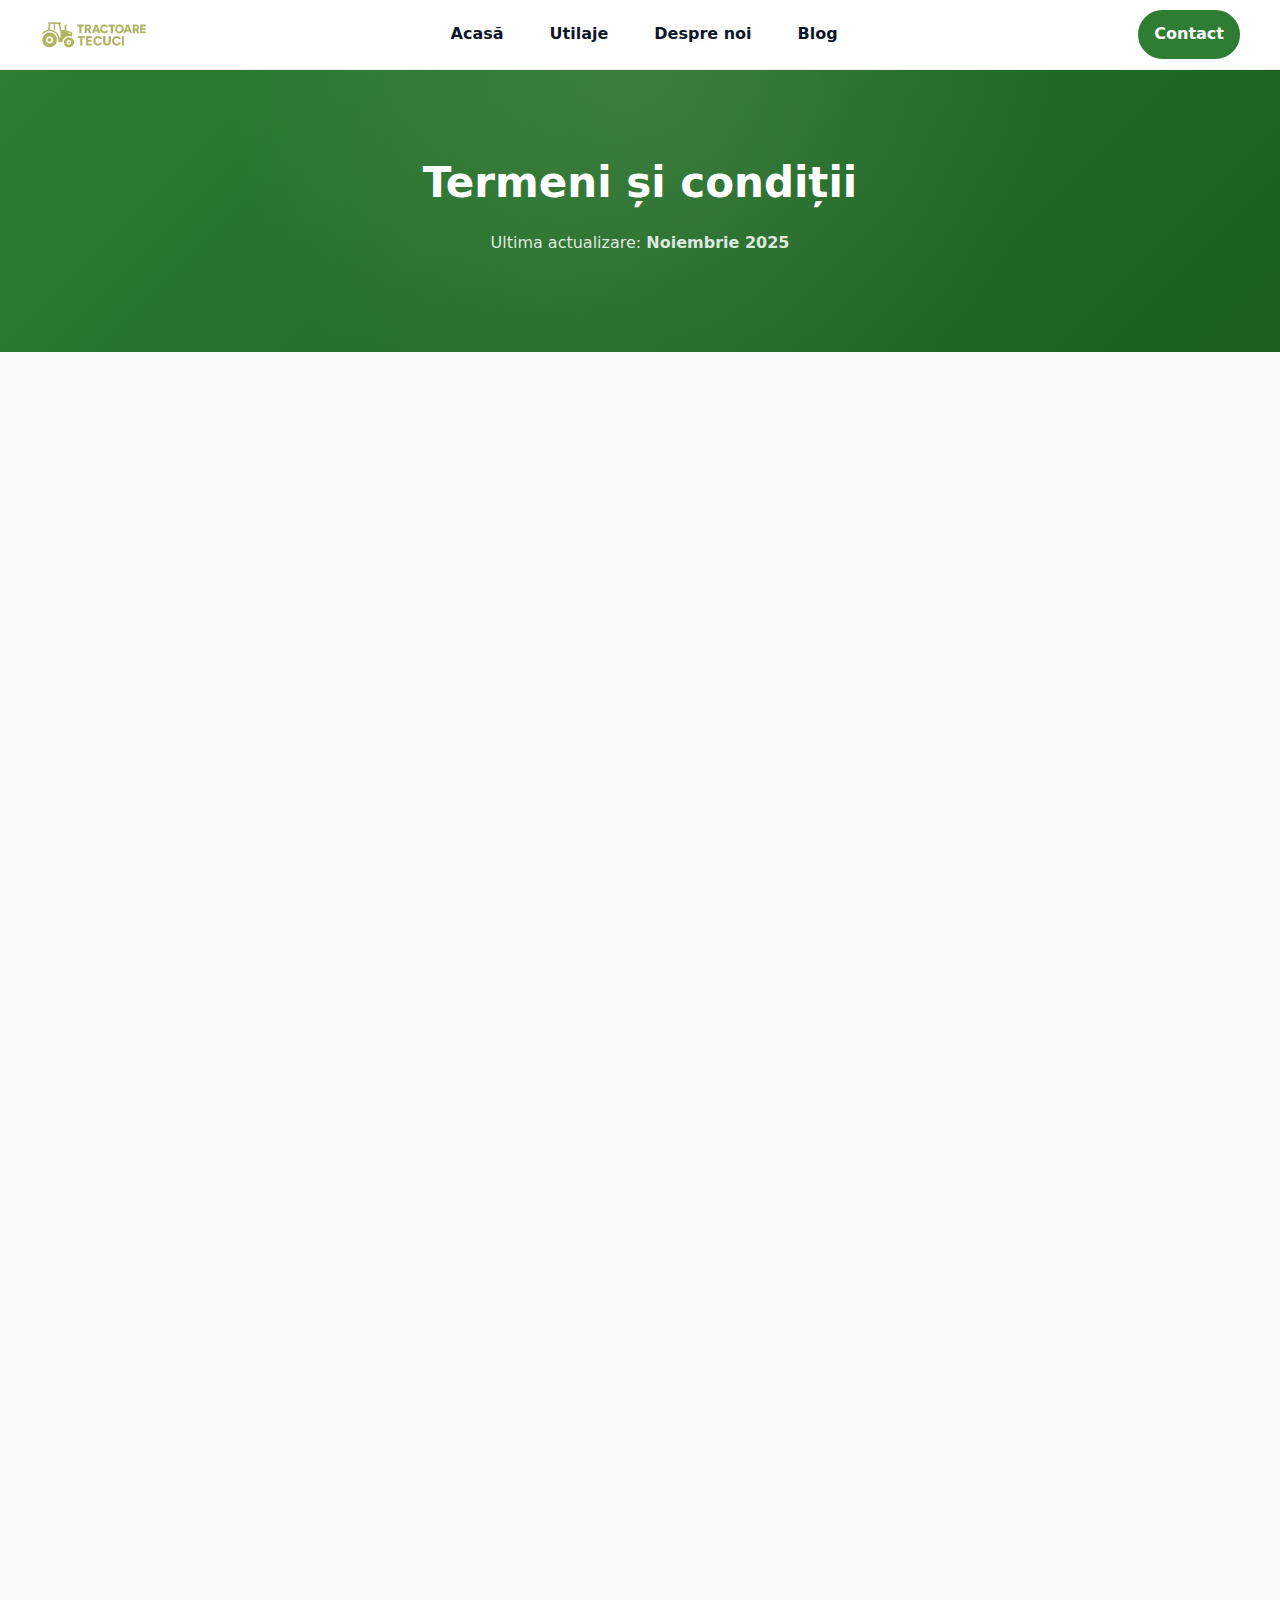
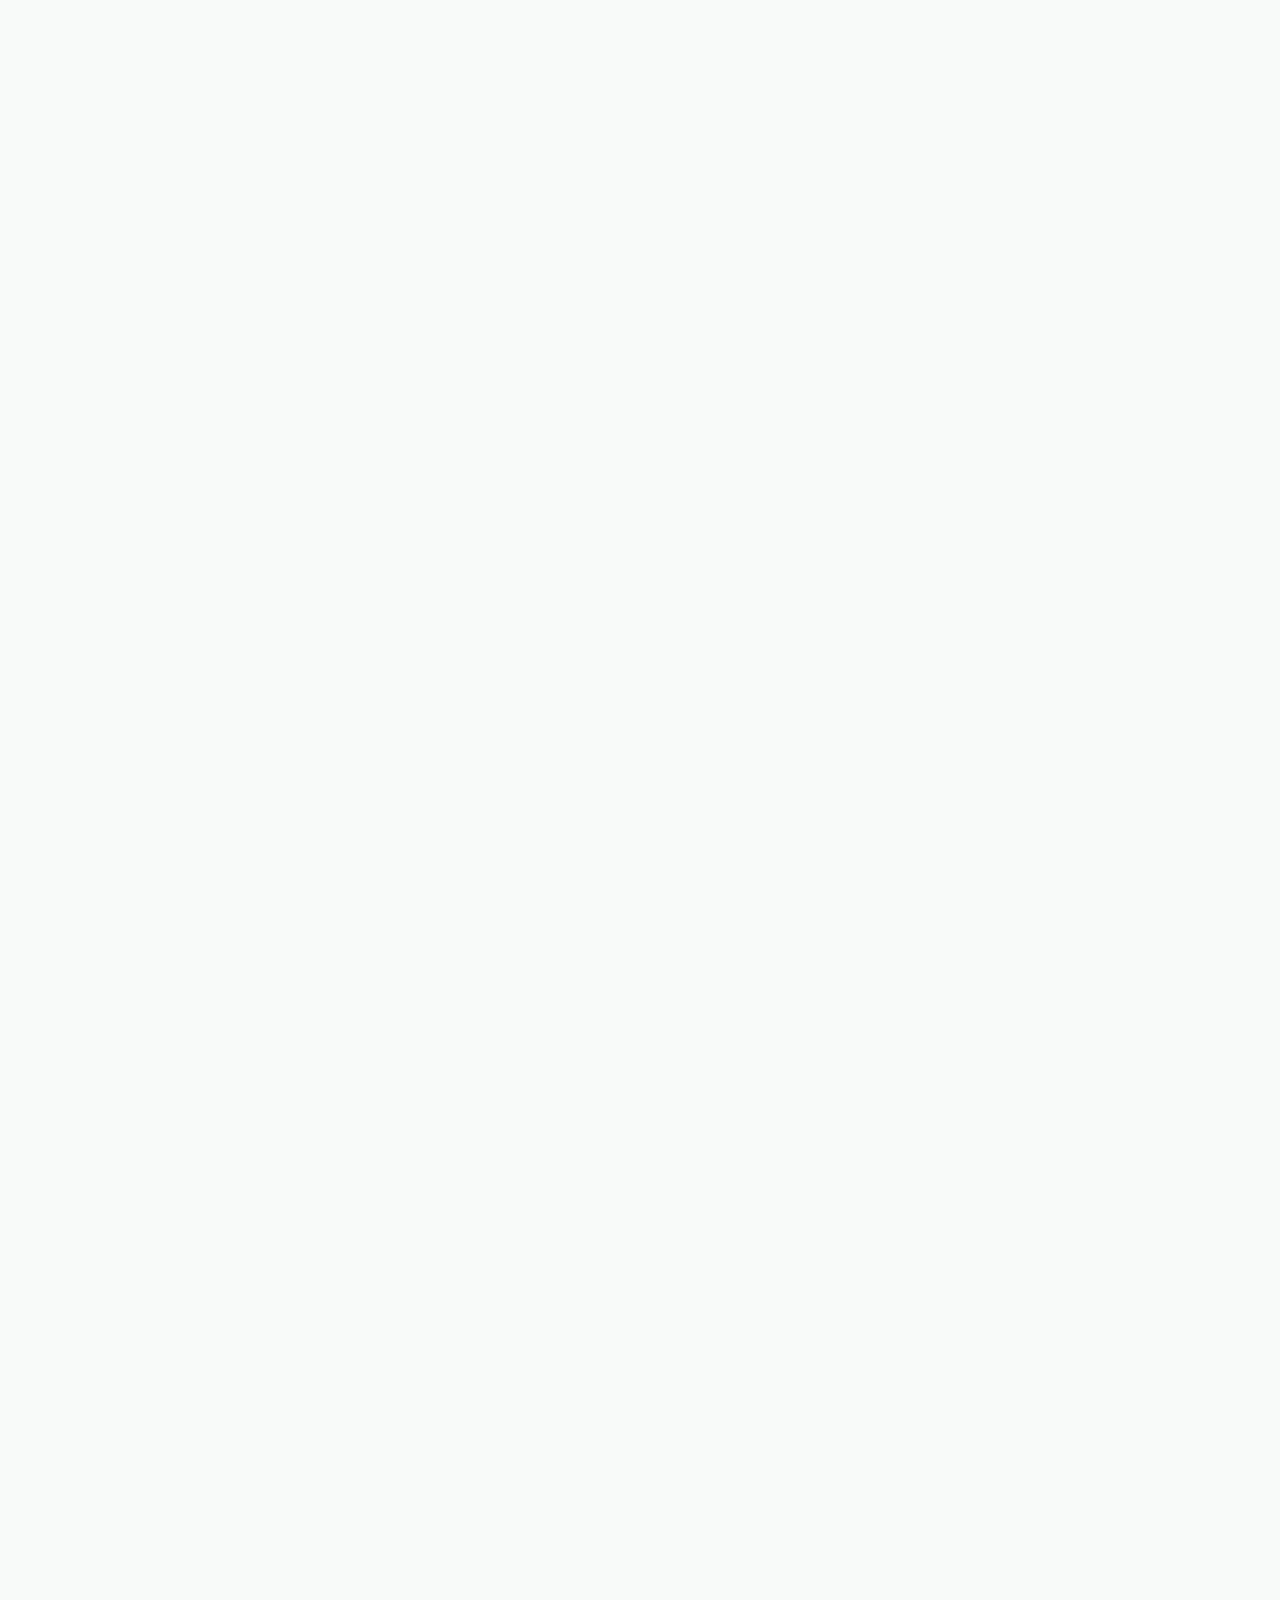
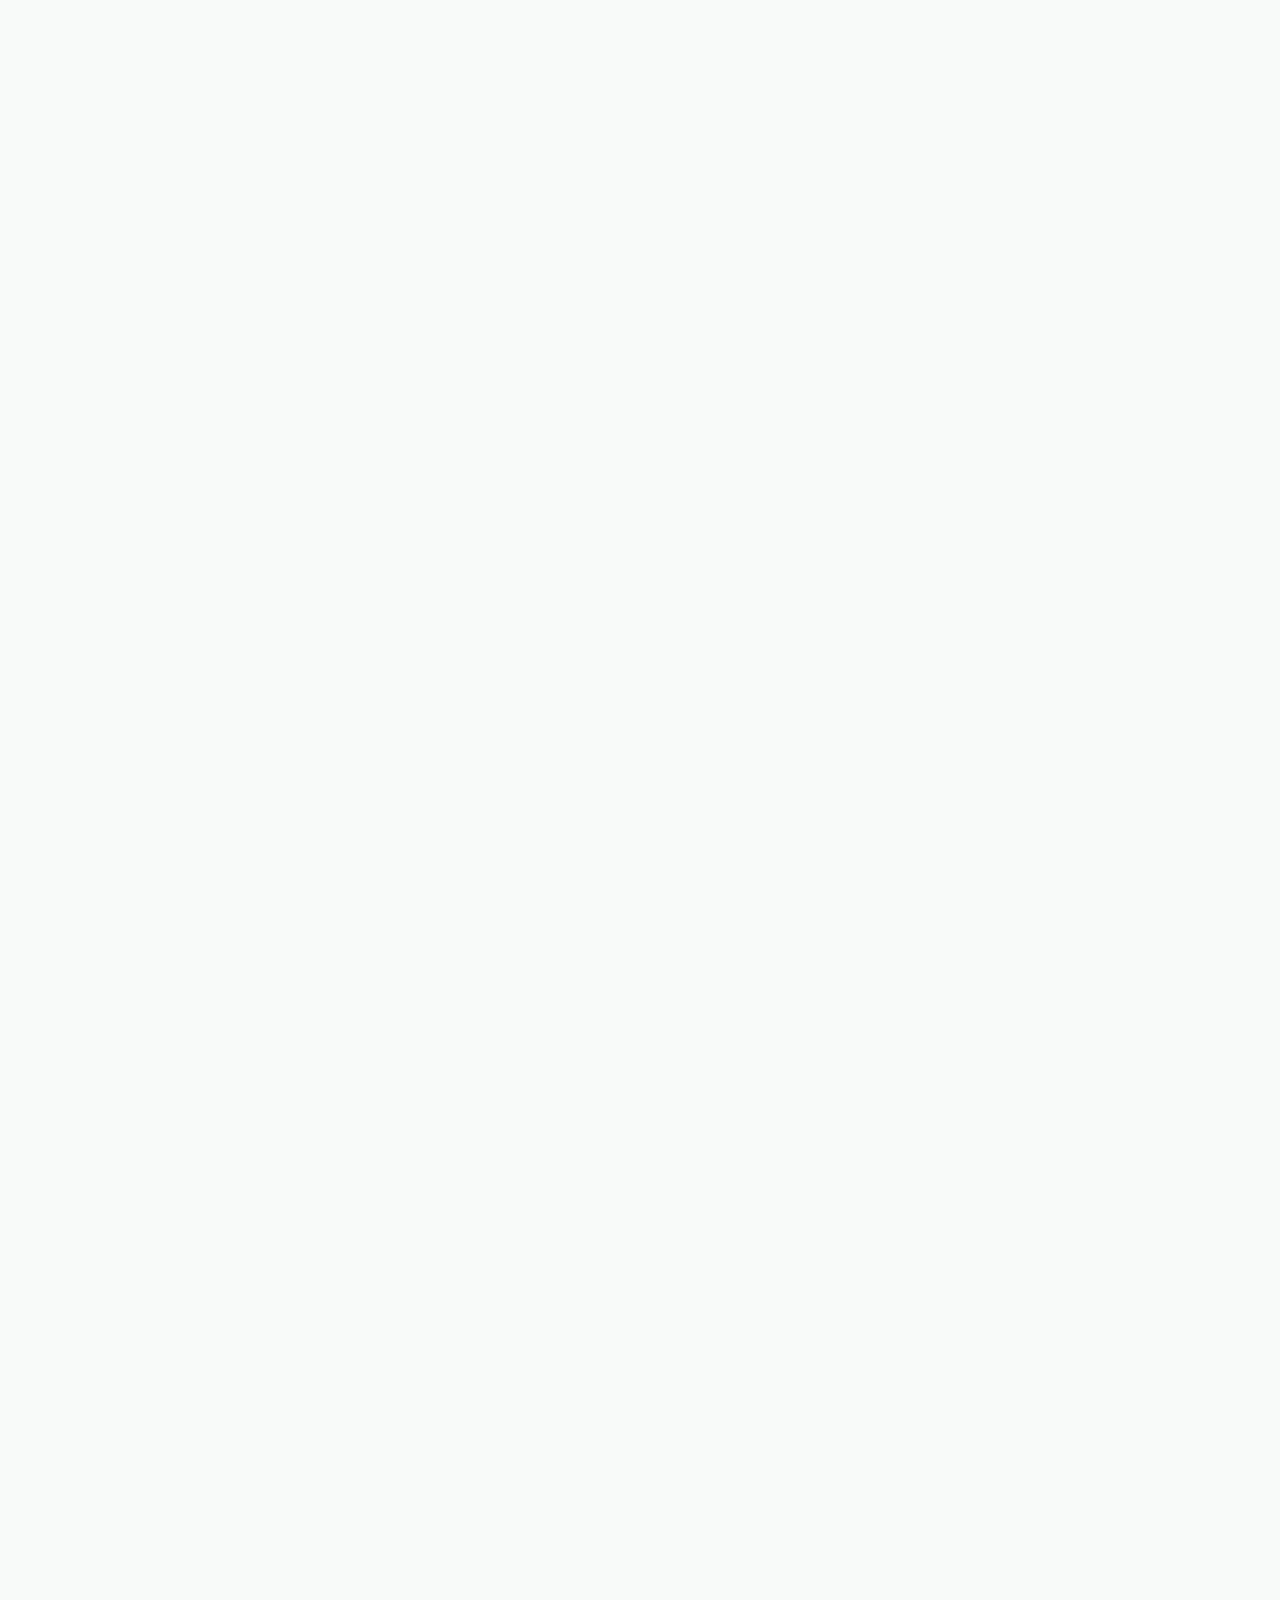
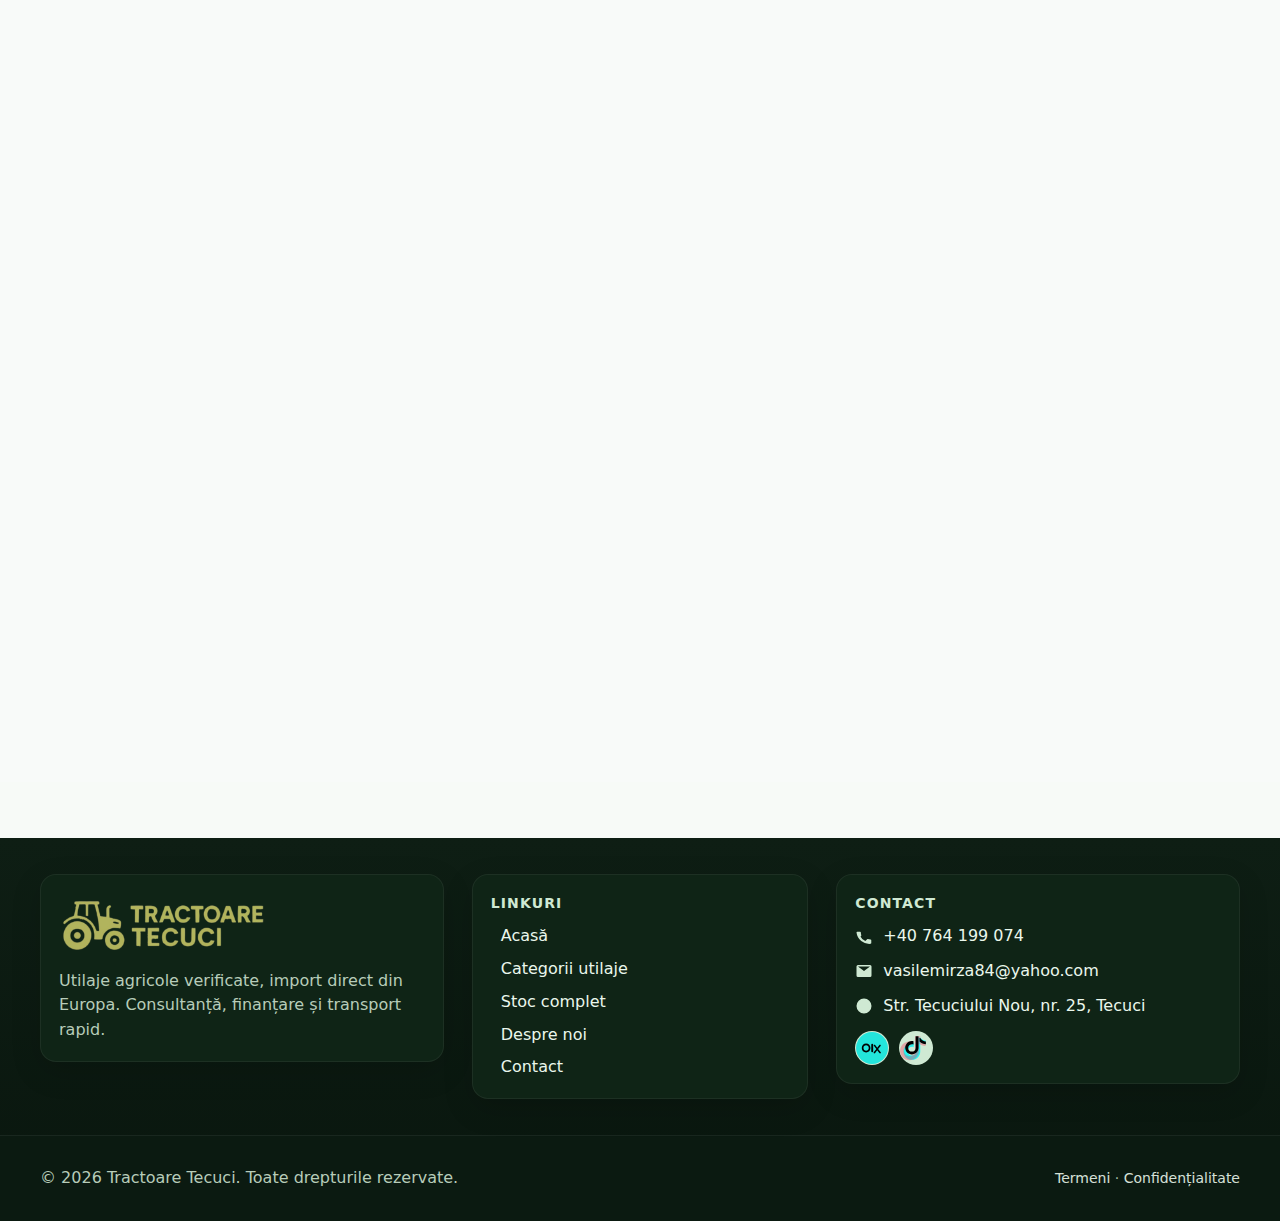
<file: termeni.html>
<!doctype html>
<html lang="ro">
<head>
  <meta charset="utf-8">
  <meta name="viewport" content="width=device-width,initial-scale=1">
  
  <!-- SEO OPTIMIZAT -->
  <title>Termeni și Condiții | Tractoare Tecuci - Reguli Simple & Clare</title>
  <meta name="description" content="Termeni și condiții Tractoare Tecuci: reguli simple pentru cumpărători, garanție, transport, suport post-vânzare. Procesul de cumpărare explicat clar.">
  
  <!-- Canonical corect -->
  <link rel="canonical" href="https://www.tractoaretecuci.ro/termeni">
  
  <!-- Open Graph -->
  <meta property="og:type" content="website">
  <meta property="og:site_name" content="Tractoare Tecuci">
  <meta property="og:title" content="Termeni și Condiții | Tractoare Tecuci">
  <meta property="og:description" content="Termeni simpli și clari pentru cumpărători: garanție, transport, suport post-vânzare.">
  <meta property="og:url" content="https://www.tractoaretecuci.ro/termeni">
  <meta property="og:image" content="https://www.tractoaretecuci.ro/assets/og-image.jpg">
  <meta property="og:image:width" content="1200">
  <meta property="og:image:height" content="630">
  <meta property="og:locale" content="ro_RO">
  
  <!-- Twitter Card -->
  <meta name="twitter:card" content="summary_large_image">
  <meta name="twitter:title" content="Termeni și Condiții | Tractoare Tecuci">
  <meta name="twitter:description" content="Reguli simple pentru cumpărători de utilaje agricole">
  <meta name="twitter:image" content="https://www.tractoaretecuci.ro/assets/og-image.jpg">
  
  <!-- Local SEO -->
  <meta name="geo.region" content="RO-GL">
  <meta name="geo.placename" content="Tecuci">
  <meta name="geo.position" content="45.8765729;27.4220120">
  <meta name="ICBM" content="45.8765729, 27.4220120">
  
  <!-- Performance -->
  <link rel="preconnect" href="https://fonts.googleapis.com" crossorigin>
  <link rel="preload" as="style" href="assets/style.css?v=11">
  <link rel="preload" as="script" href="assets/app.js?v=11">
  
  <link rel="stylesheet" href="assets/style.css?v=11">
  <script defer src="assets/app.js?v=11"></script>
  
  <!-- JSON-LD Schema - WebPage -->
  <script type="application/ld+json">
  {
    "@context": "https://schema.org",
    "@type": "WebPage",
    "name": "Termeni și Condiții",
    "description": "Termeni și condiții pentru utilizarea site-ului și cumpărarea utilajelor agricole",
    "url": "https://www.tractoaretecuci.ro/termeni",
    "inLanguage": "ro-RO",
    "isPartOf": {
      "@type": "WebSite",
      "name": "Tractoare Tecuci",
      "url": "https://www.tractoaretecuci.ro"
    },
    "about": {
      "@type": "Thing",
      "name": "Termeni și condiții comerciale"
    },
    "lastReviewed": "2025-11-01",
    "publisher": {
      "@type": "Organization",
      "name": "Tractoare Tecuci",
      "url": "https://www.tractoaretecuci.ro"
    }
  }
  </script>
  
  <!-- Breadcrumbs Schema -->
  <script type="application/ld+json">
  {
    "@context": "https://schema.org",
    "@type": "BreadcrumbList",
    "itemListElement": [
      {
        "@type": "ListItem",
        "position": 1,
        "name": "Acasă",
        "item": "https://www.tractoaretecuci.ro"
      },
      {
        "@type": "ListItem",
        "position": 2,
        "name": "Termeni și Condiții",
        "item": "https://www.tractoaretecuci.ro/termeni"
      }
    ]
  }
  </script>
  
  <style>
    :root {
      --brand: #2e7d32;
      --brand-dark: #1b5e20;
      --ink: #0f172a;
      --muted: #334155;
      --ring: #e6e9ee;
      --eco-accent: #22c55e;
      --transition-smooth: all 0.3s cubic-bezier(0.4, 0.0, 0.2, 1);
    }
    
    /* Hero cu gradient și micro-interacțiune */
    .legal-hero{
      background: linear-gradient(135deg, #2e7d32 0%, #1b5e20 100%);
      color:#fff;
      padding:clamp(40px,8vw,80px) 0;
      text-align:center;
      position: relative;
      overflow: hidden;
    }
    
    .legal-hero::before {
      content: '';
      position: absolute;
      top: 0;
      left: 0;
      right: 0;
      bottom: 0;
      background: radial-gradient(circle at 50% 0%, rgba(255,255,255,.1), transparent 60%);
      pointer-events: none;
    }
    
    .legal-hero h1{
      margin:0 0 12px;
      font-size:clamp(28px,5vw,42px);
      font-weight:700;
      position: relative;
      animation: fadeInUp .6s ease-out;
    }
    
    @keyframes fadeInUp {
      from { opacity: 0; transform: translateY(20px); }
      to { opacity: 1; transform: translateY(0); }
    }
    
    .legal-hero .muted{
      color:rgba(255,255,255,0.85);
      font-size:16px;
      position: relative;
      animation: fadeInUp .8s ease-out .2s both;
    }
    
    /* Main content */
    .legal{
      padding:48px 0;
      background:#f8faf9;
    }
    
    .legal .wrap{
      max-width:900px;
      margin:0 auto;
      padding:0 20px;
    }
    
    /* Sections cu micro-interacțiuni */
    .legal section{
      background:#fff;
      border-radius:16px;
      box-shadow:0 4px 12px rgba(15,23,42,.08);
      padding:32px;
      margin:24px 0;
      transition: var(--transition-smooth);
      opacity: 0;
      transform: translateY(20px);
      animation: revealSection .5s ease-out forwards;
    }
    
    .legal section:nth-child(1) { animation-delay: .1s; }
    .legal section:nth-child(2) { animation-delay: .15s; }
    .legal section:nth-child(3) { animation-delay: .2s; }
    .legal section:nth-child(4) { animation-delay: .25s; }
    .legal section:nth-child(5) { animation-delay: .3s; }
    .legal section:nth-child(6) { animation-delay: .35s; }
    .legal section:nth-child(7) { animation-delay: .4s; }
    .legal section:nth-child(8) { animation-delay: .45s; }
    .legal section:nth-child(9) { animation-delay: .5s; }
    .legal section:nth-child(10) { animation-delay: .55s; }
    .legal section:nth-child(11) { animation-delay: .6s; }
    .legal section:nth-child(12) { animation-delay: .65s; }
    
    @keyframes revealSection {
      to {
        opacity: 1;
        transform: translateY(0);
      }
    }
    
    /* Micro-interacțiune: Hover pe sections */
    .legal section:hover {
      box-shadow: 0 8px 24px rgba(15,23,42,.12);
      transform: translateY(-2px);
      border-left: 4px solid var(--eco-accent);
      padding-left: 28px;
    }
    
    .legal h2{
      color:var(--ink);
      font-size:clamp(20px,3vw,26px);
      margin:0 0 16px;
      font-weight:700;
      transition: color .2s;
    }
    
    .legal section:hover h2 {
      color: var(--brand);
    }
    
    .legal p{
      color:var(--muted);
      line-height:1.7;
      margin:0 0 16px;
    }
    
    .legal p:last-child{
      margin-bottom:0;
    }
    
    .legal ul{
      margin:16px 0;
      padding-left:24px;
    }
    
    .legal li{
      color:var(--muted);
      line-height:1.7;
      margin:8px 0;
      transition: transform .2s, color .2s;
    }
    
    .legal li:hover {
      transform: translateX(4px);
      color: var(--ink);
    }
    
    /* Links cu micro-interacțiune */
    .legal a{
      color:var(--brand);
      text-decoration:underline;
      font-weight:600;
      transition: color .2s, text-decoration-color .2s;
      position: relative;
    }
    
    .legal a:hover{
      color:var(--brand-dark);
      text-decoration-color: var(--eco-accent);
    }
    
    .legal strong{
      color:var(--ink);
      font-weight:600;
    }
    
    /* Focus states pentru accesibilitate */
    .legal a:focus-visible {
      outline: 2px solid var(--eco-accent);
      outline-offset: 4px;
      border-radius: 2px;
    }
    
    /* Touch-friendly pe mobil */
    @media (hover: none) {
      .legal section:active {
        transform: scale(0.98);
        transition: transform .1s ease;
      }
    }
    
    @media(max-width:768px){
      .legal section{
        padding:24px 20px;
      }
      
      .legal section:hover {
        padding-left: 16px;
      }
    }
    
    /* Prefers reduced motion */
    @media (prefers-reduced-motion: reduce) {
      *,
      *::before,
      *::after {
        animation-duration: 0.01ms !important;
        animation-iteration-count: 1 !important;
        transition-duration: 0.01ms !important;
      }
    }
  </style>
</head>
<body data-page="legal">
  <!-- HEADER -->
  <header class="site-header" role="banner">
    <div class="wrap header-bar">
      <a class="brand" href="index.html" aria-label="Acasă">
        <img class="logo" src="assets/logo.png" alt="Tractoare Tecuci" width="96" height="96">
      </a>
      
      <nav class="nav" aria-label="Navigație principală">
        <a href="index.html" class="nav-link">Acasă</a>
        <a href="utilaje.html" class="nav-link">Utilaje</a>
        <a href="despre-noi.html" class="nav-link">Despre noi</a>
        <a href="blog.html" class="nav-link">Blog</a>
      </nav>
      
      <div class="header-cta">
        <a href="contact.html" class="btn primary contact-cta">Contact</a>
        <button class="hamb" type="button" aria-label="Meniu" aria-controls="mobile-drawer" aria-expanded="false">
          <span></span>
        </button>
      </div>
    </div>
    
    <nav id="mobile-drawer" class="drawer" aria-label="Meniu mobil">
      <div class="nav-list">
        <a href="index.html">Acasă</a>
        <a href="utilaje.html">Utilaje</a>
        <a href="despre-noi.html">Despre noi</a>
        <a href="blog.html">Blog</a>
      </div>
      <a href="contact.html" class="btn primary wfull">Contact</a>
    </nav>
  </header>
  
  <div class="nav-backdrop" hidden></div>

  <section class="legal-hero" role="region" aria-labelledby="terms-title">
    <div class="wrap">
      <h1 id="terms-title">Termeni și condiții</h1>
      <p class="muted">Ultima actualizare: <strong>Noiembrie 2025</strong></p>
    </div>
  </section>

  <main class="legal" role="main">
    <div class="wrap">
      <section>
        <h2>Bun venit la Tractoare Tecuci</h2>
        <p>Acești termeni explică cum funcționează colaborarea noastră când cauți sau cumperi utilaje agricole. Am scris totul simplu, fără termeni complicați.</p>
        <p><strong>Operator:</strong> Tractoare Tecuci<br>
        <strong>Contact:</strong> <a href="mailto:vasilemirza84@yahoo.com">vasilemirza84@yahoo.com</a> | <a href="tel:+40764199074">+40 764 199 074</a><br>
        <strong>Adresă:</strong> Str. Tecuciului Nou, nr. 25, Tecuci, județul Galați</p>
      </section>

      <section>
        <h2>Ce găsești pe site</h2>
        <p>Site-ul nostru prezintă:</p>
        <ul>
          <li>📸 <strong>Fotografii reale</strong> ale utilajelor din stoc</li>
          <li>📋 <strong>Specificații tehnice</strong> complete (CP, ore funcționare, an fabricație)</li>
          <li>📍 <strong>Link-uri către anunțuri OLX</strong> pentru detalii suplimentare</li>
          <li>📝 <strong>Articole educative</strong> despre alegerea și întreținerea utilajelor</li>
        </ul>
        <p><strong>Important:</strong> Informațiile de pe site au rol <strong>informativ</strong>. Pentru oferte concrete și disponibilitate exactă, contactează-ne direct!</p>
      </section>

      <section>
        <h2>Cum funcționează procesul de cumpărare</h2>
        <p><strong>1. Găsești utilajul care te interesează</strong><br>
        Navighează prin stocul nostru sau contactează-ne să îți recomandăm ceva potrivit.</p>

        <p><strong>2. Ne contactezi pentru detalii</strong><br>
        Trimite-ne un mesaj prin formular, email sau sună-ne. Îți răspundem cu:</p>
        <ul>
          <li>✅ Fotografii detaliate (motor, cabină, anvelope, hidraulică)</li>
          <li>✅ Video cu utilajul în funcțiune</li>
          <li>✅ Istoricul de service (dacă este disponibil)</li>
          <li>✅ Preț final negociabil</li>
        </ul>

        <p><strong>3. Programezi vizualizare (opțional)</strong><br>
        Poți veni la Tecuci să vezi utilajul personal și să îl testezi.</p>

        <p><strong>4. Confirmăm tranzacția</strong><br>
        După ce te decizi, semnăm un <strong>contract de vânzare-cumpărare</strong> cu toate detaliile clare.</p>

        <p><strong>5. Livrare și transfer</strong><br>
        Ne ocupăm de transport (la cerere) și de toate actele necesare pentru înmatriculare.</p>
      </section>

      <section>
        <h2>Prețuri și disponibilitate</h2>
        <p><strong>Prețurile de pe site sunt orientative.</strong> Prețul final se stabilește după:</p>
        <ul>
          <li>Verificarea stării actuale a utilajului</li>
          <li>Negociere (acceptăm oferte rezonabile)</li>
          <li>Servicii suplimentare (transport, garanție extinsă, service pre-livrare)</li>
        </ul>
        <p><strong>Stocul se actualizează constant.</strong> Un utilaj poate fi vândut înainte să actualizăm site-ul. De aceea, confirmă întotdeauna disponibilitatea la telefon!</p>
      </section>

      <section>
        <h2>Garanție și suport post-vânzare</h2>
        <p><strong>Ce oferim:</strong></p>
        <ul>
          <li>🔧 <strong>Garanție de funcționare</strong> (discutăm detaliile la fiecare utilaj)</li>
          <li>📞 <strong>Asistență telefonică</strong> pentru probleme tehnice</li>
          <li>🔍 <strong>Recomandări service autorizat</strong> în zona ta</li>
          <li>🛠️ <strong>Piese de schimb</strong> (la cerere, pe bază de comandă)</li>
        </ul>
        <p><strong>Ce NU acoperă garanția:</strong></p>
        <ul>
          <li>❌ Uzura normală (anvelope, filtre, consumabile)</li>
          <li>❌ Daune cauzate de utilizare necorespunzătoare</li>
          <li>❌ Service neautorizat efectuat de terți</li>
        </ul>
      </section>

      <section>
        <h2>Transport și livrare</h2>
        <p>Oferim <strong>transport sigur</strong> în toată România cu:</p>
        <ul>
          <li>🚛 Platforme profesionale omologate</li>
          <li>📄 Asigurare completă pe durata transportului</li>
          <li>📍 Urmărire GPS și programare precisă</li>
        </ul>
        <p><strong>Costuri transport:</strong> Variază în funcție de distanță și tipul utilajului. Îți trimitem ofertă exactă după ce confirmăm comanda.</p>
        <p><strong>Ridicare personală:</strong> Dacă ai mijloc de transport propriu, poți ridica utilajul de la Tecuci fără costuri suplimentare.</p>
      </section>

      <section>
        <h2>Reguli de utilizare a site-ului</h2>
        <p>Când folosești site-ul nostru, te rugăm să:</p>
        <ul>
          <li>✅ <strong>Furnizezi date reale</strong> când ne contactezi</li>
          <li>✅ <strong>Respecți drepturile de autor</strong> asupra fotografiilor și textelor</li>
          <li>✅ <strong>Nu folosești site-ul în scopuri ilegale</strong></li>
        </ul>
        <p><strong>Ce nu este permis:</strong></p>
        <ul>
          <li>❌ Copierea fotografiilor fără acordul nostru</li>
          <li>❌ Spam sau mesaje repetate automate</li>
          <li>❌ Încercări de a compromite securitatea site-ului</li>
        </ul>
      </section>

      <section>
        <h2>Fotografii și descrieri</h2>
        <p><strong>Toate fotografiile sunt reale</strong> și făcute de noi la utilajele din stoc.</p>
        <p>Totuși, pot apărea mici diferențe între fotografii și realitate din cauza:</p>
        <ul>
          <li>📱 Setărilor de ecran (luminozitate, culoare)</li>
          <li>☀️ Condițiilor de iluminare când au fost făcute pozele</li>
          <li>🔧 Uzurii naturale între momentul fotografierii și vânzare</li>
        </ul>
        <p><strong>Soluție:</strong> Cere fotografii actualizate sau programează o vizualizare înainte de cumpărare!</p>
      </section>

      <section>
        <h2>Link-uri către alte site-uri</h2>
        <p>Site-ul conține link-uri către:</p>
        <ul>
          <li><strong>OLX.ro</strong> – pentru anunțurile noastre detaliate</li>
          <li><strong>TikTok</strong> – pentru videoclipuri cu utilaje</li>
          <li><strong>Google Maps</strong> – pentru locația noastră</li>
        </ul>
        <p>Nu suntem responsabili pentru conținutul de pe aceste site-uri externe.</p>
      </section>

      <section>
        <h2>Protecția datelor personale</h2>
        <p>Datele tale (nume, telefon, email) sunt procesate conform <a href="confidentialitate.html">Politicii de confidențialitate</a>.</p>
        <p><strong>Pe scurt:</strong> Folosim datele tale doar pentru a-ți răspunde și a-ți trimite oferte. NU le vindem și NU trimitem spam.</p>
      </section>

      <section>
        <h2>Modificări ale termenilor</h2>
        <p>Putem actualiza acești termeni dacă:</p>
        <ul>
          <li>Adăugăm servicii noi (de ex. finanțare, leasing)</li>
          <li>Se schimbă legislația</li>
          <li>Vrem să clarificăm ceva pentru clienți</li>
        </ul>
        <p>Versiunea actuală va fi întotdeauna pe această pagină, cu data ultimei actualizări în partea de sus.</p>
      </section>

      <section>
        <h2>Rezolvarea problemelor</h2>
        <p>Dacă apare o problemă cu un utilaj cumpărat sau cu serviciile noastre:</p>
        <p><strong>1. Contactează-ne direct</strong><br>
        Majoritatea problemelor se rezolvă printr-o discuție simplă la telefon.</p>

        <p><strong>2. Trimite detalii în scris</strong><br>
        Email-ul <a href="mailto:vasilemirza84@yahoo.com">vasilemirza84@yahoo.com</a> ne ajută să documentăm tot și să găsim soluții rapide.</p>

        <p><strong>3. Programăm o verificare</strong><br>
        Dacă e necesar, venim sau aduci utilajul pentru inspecție gratuită.</p>

        <p>Scopul nostru e să <strong>rezolvăm amiabil</strong> orice situație. Clienții mulțumiți înseamnă recomandări și relații pe termen lung!</p>
      </section>

      <section>
        <h2>Contact și asistență</h2>
        <p>Ai întrebări despre termenii ăștia sau despre utilaje?</p>
        <p><strong>📧 Email:</strong> <a href="mailto:vasilemirza84@yahoo.com">vasilemirza84@yahoo.com</a><br>
        <strong>📞 Telefon:</strong> <a href="tel:+40764199074">+40 764 199 074</a><br>
        <strong>📍 Adresă:</strong> Str. Tecuciului Nou, nr. 25, Tecuci, Galați<br>
        <strong>🕐 Program:</strong> Luni - Sâmbătă, 9:00 - 18:00</p>
        <p>Îți răspundem în <strong>maxim 24 de ore</strong> (de obicei mult mai repede!).</p>
      </section>
    </div>
  </main>

  <footer class="site-footer" role="contentinfo">
    <div class="wrap footer-grid">
      <div class="f-col">
        <a class="f-brand" href="index.html" aria-label="Tractoare Tecuci">
          <img src="assets/logo.png" alt="Tractoare Tecuci" width="96" height="96">
        </a>
        <p class="f-desc">
          Utilaje agricole verificate, import direct din Europa. Consultanță, finanțare și transport rapid.
        </p>
      </div>
  
      <nav class="f-col" aria-label="Linkuri rapide">
        <h3 class="f-title">Linkuri</h3>
        <ul class="f-links">
          <li><a href="index.html">Acasă</a></li>
          <li><a href="utilaje.html">Categorii utilaje</a></li>
          <li><a href="products.html">Stoc complet</a></li>
          <li><a href="despre-noi.html">Despre noi</a></li>
          <li><a href="contact.html">Contact</a></li>
        </ul>
      </nav>
  
      <div class="f-col">
        <h3 class="f-title">Contact</h3>
        <ul class="f-contact">
          <li>
            <svg viewBox="0 0 24 24" aria-hidden="true">
              <path d="M6.6 10.2a15.1 15.1 0 007.2 7.2l2.4-2.4a1 1 0 011-.24 11.2 11.2 0 003.5.56 1 1 0 011 1v3.8a1 1 0 01-1 1A17.3 17.3 0 012 6a1 1 0 011-1h3.8a1 1 0 011 1c0 1.2.2 2.4.56 3.5a1 1 0 01-.24 1l-2.52 2.7z"/>
            </svg>
            <a href="tel:+40764199074">+40 764 199 074</a>
          </li>
          <li>
            <svg viewBox="0 0 24 24" aria-hidden="true">
              <path d="M4 4h16a2 2 0 012 2v12a2 2 0 01-2 2H4a2 2 0 01-2-2V6a2 2 0 012-2zm0 2l8 6 8-6"/>
            </svg>
            <a href="mailto:vasilemirza84@yahoo.com">vasilemirza84@yahoo.com</a>
          </li>
          <li>
            <svg viewBox="0 0 24 24" aria-hidden="true">
              <path d="M12 2a10 10 0 100 20 10 10 0 000-20zm1 5v6h5"/>
            </svg>
            <a href="https://www.google.com/maps?hl=ro&gl=ro&um=1&ie=UTF-8&fb=1&sa=X&ftid=0x40b4295c7d0cba87:0x11b4abacc20f9033" 
              target="_blank" rel="noopener" title="Deschide locația pe Google Maps">
              Str. Tecuciului Nou, nr. 25, Tecuci
            </a>
          </li>
        </ul>

        <div class="f-social">
          <a class="ico social olx-badge" href="https://compaia.olx.ro/home/" target="_blank" rel="noopener" 
            aria-label="OLX" title="Vezi profilul pe OLX">
            <svg viewBox="0 0 64 64" role="img" aria-hidden="true">
              <circle cx="32" cy="32" r="30" fill="#23E5DB"/>
              <path fill="#000000" d="M20.9,40.3c-4.7,0-8.2-3.6-8.2-8.3s3.5-8.3,8.2-8.3c4.7,0,8.2,3.6,8.2,8.3S25.6,40.3,20.9,40.3z M20.9,27c-2.9,0-5,2.2-5,5s2.1,5,5,5s5-2.2,5-5S23.8,27,20.9,27z"/>
              <rect x="30.6" y="24.1" width="3.6" height="16" rx="1.8" ry="1.8" fill="#000000"/>
              <path fill="#000000" d="M48.4,40.1l-4.9-6.1l4.7-6c0.3-0.4,0.4-0.9,0.2-1.4c-0.3-0.8-1.2-1.1-2-0.7c-0.2,0.1-0.4,0.3-0.5,0.4l-4,5.1l-4-5.1c-0.4-0.5-1.1-0.7-1.8-0.5c-0.9,0.3-1.2,1.3-0.6,2.1l4.7,5.9l-4.9,6.2c-0.3,0.4-0.4,0.9-0.2,1.4c0.3,0.8,1.2,1.1,2,0.7c0.2-0.1,0.4-0.3,0.5-0.4l4.2-5.3l4.1,5.2c0.4,0.5,1.1,0.7,1.8,0.5C48.7,41.9,49,41,48.4,40.1z"/>
            </svg>
          </a>
        
          <a class="ico social tiktok" href="https://www.tiktok.com/@nicoletamirza6" target="_blank" rel="noopener" 
            aria-label="TikTok" title="Vezi profilul pe TikTok">
            <svg viewBox="0 0 64 64" role="img" aria-hidden="true">
              <rect width="64" height="64" fill="none"/>
              <path fill="#25F4EE" d="M40 12c2.7 3.6 6.2 6 10 6v6c-3.8 0-7.4-1.2-10-3.2v17.7c0 8.7-7 15.7-15.7 15.7S8.6 47.2 8.6 38.5c0-8.7 7-15.7 15.7-15.7 1.1 0 2.2.1 3.3.4v7.2c-.9-.4-1.9-.6-3-.6-4.5 0-8.1 3.6-8.1 8.1s3.6 8.1 8.1 8.1 8.1-3.6 8.1-8.1V12h7.3z"/>
              <path fill="#FE2C55" d="M40 10v8.8c2.6 2 6.2 3.2 10 3.2v6c-4.9 0-9.2-1.7-12.5-4.5v13.9c0 9.8-8 17.8-17.8 17.8S2 47.2 2 37.4s8-17.8 17.8-17.8c1.2 0 2.4.1 3.6.4v7.4c-1.1-.5-2.3-.8-3.6-.8-5.7 0-10.4 4.7-10.4 10.4s4.7 10.4 10.4 10.4 10.4-4.7 10.4-10.4V10H40z" opacity=".35"/>
              <path fill="#000000" d="M36.7 10v21.5c0 6.9-5.6 12.5-12.5 12.5S11.7 38.4 11.7 31.5 17.3 19 24.2 19c1.1 0 2.1.2 3.1.5v5.9c-.9-.4-1.9-.6-3-.6-3.9 0-7 3.1-7 7s3.1 7 7 7 7-3.1 7-7V10h5.4zm3.3 3c2.6 3.9 6.4 6.3 10.6 6.7v5.3c-4.9-.3-9.1-2.3-12-5.3V13z"/>
            </svg>
          </a>
        </div>
      </div>
    </div>
  
    <div class="f-bottom">
      <div class="wrap f-bottom-row">
        <p>© <span id="year"></span> Tractoare Tecuci. Toate drepturile rezervate.</p>
        <p class="f-mini">
          <a href="termeni.html">Termeni</a> · <a href="confidentialitate.html">Confidențialitate</a>
        </p>
      </div>
    </div>
  </footer>

  <script>
    // Actualizează anul în footer
    document.getElementById('year').textContent = new Date().getFullYear();
    
    // Link activ în meniu
    document.querySelectorAll('.nav a, .drawer a').forEach(a => {
      if(location.pathname.endsWith(a.getAttribute('href'))) a.classList.add('active');
    });
    
    // Meniu mobil toggle
    const hamb = document.querySelector('.hamb');
    const drawer = document.querySelector('.drawer');
    const backdrop = document.querySelector('.nav-backdrop');
    
    if(hamb && drawer && backdrop){
      const toggle = () => { 
        const isOpen = drawer.getAttribute('aria-hidden') !== 'false';
        drawer.setAttribute('aria-hidden', isOpen ? 'false' : 'true');
        backdrop.classList.toggle('active', isOpen);
        backdrop.hidden = !isOpen;
        document.body.classList.toggle('no-scroll', isOpen);
        hamb.setAttribute('aria-expanded', isOpen ? 'true' : 'false');
      };
      
      hamb.addEventListener('click', toggle); 
      backdrop.addEventListener('click', toggle);
    }
  </script>
</body>
</html>
</file>
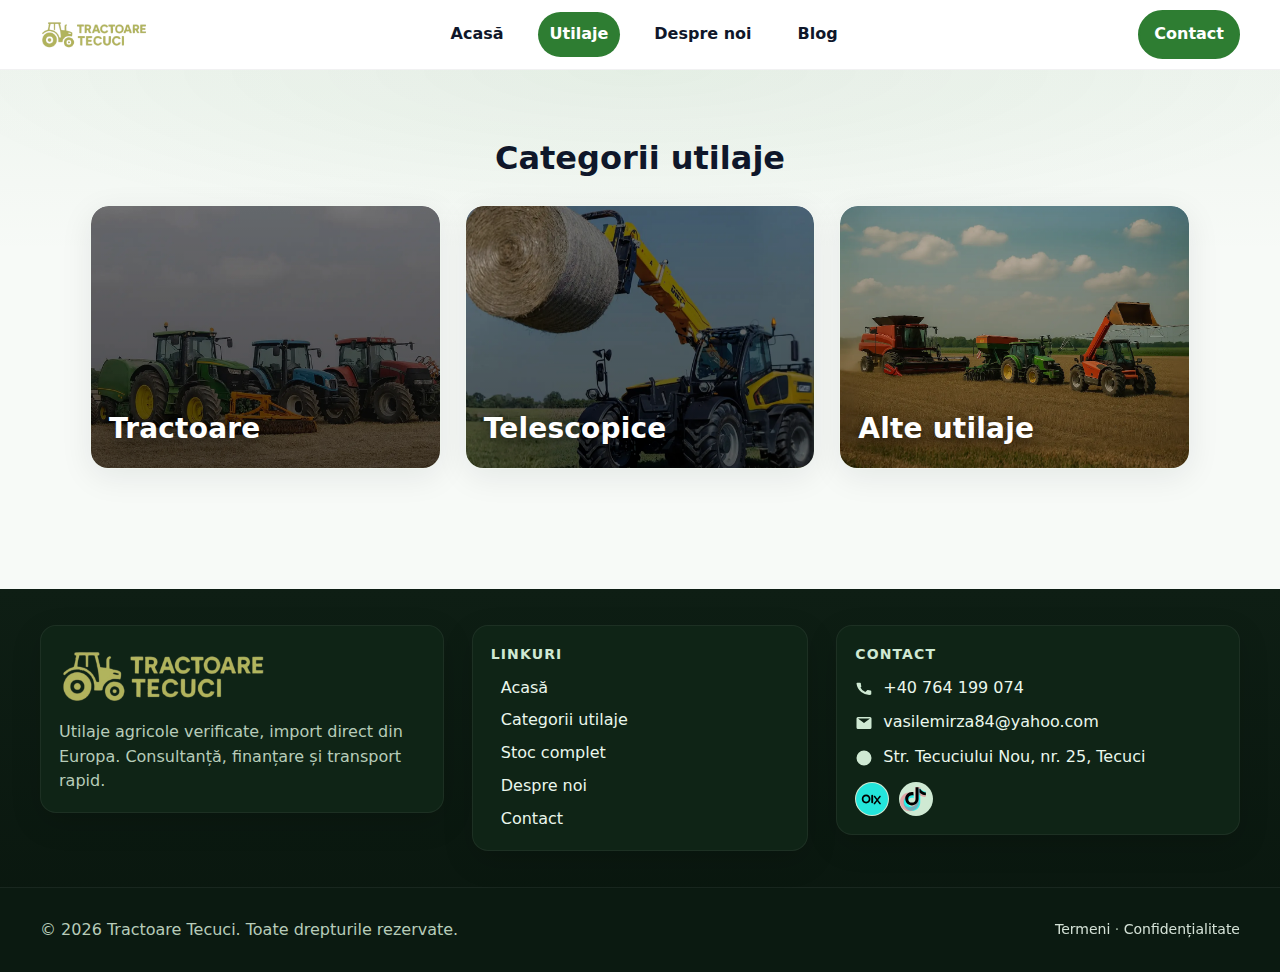
<file: utilaje.html>
<!doctype html>
<html lang="ro">

<head>
  <meta charset="utf-8">
  <meta name="viewport" content="width=device-width,initial-scale=1">
  
  <!-- SEO OPTIMIZAT -->
  <title>Categorii Utilaje Agricole | Tractoare Tecuci - Tractoare, Telescopice</title>
  <meta name="description" content="Alege categoria: tractoare, telescopice sau alte utilaje agricole. Import direct din Europa. Stoc actualizat zilnic.">
  
  <!-- Canonical corect -->
  <link rel="canonical" href="https://tractoaretecuci.ro/utilaje">
  
  <!-- Open Graph -->
  <meta property="og:type" content="website">
  <meta property="og:site_name" content="Tractoare Tecuci">
  <meta property="og:title" content="Categorii Utilaje Agricole | Tractoare Tecuci">
  <meta property="og:description" content="Alege categoria: tractoare, telescopice sau alte utilaje agricole. Import direct din Europa.">
  <meta property="og:url" content="https://tractoaretecuci.ro/utilaje">
  <meta property="og:image" content="https://tractoaretecuci.ro/assets/og-image-utilaje.jpg">
  <meta property="og:image:width" content="1200">
  <meta property="og:image:height" content="630">
  <meta property="og:locale" content="ro_RO">
  
  <!-- Twitter Card -->
  <meta name="twitter:card" content="summary_large_image">
  <meta name="twitter:title" content="Categorii Utilaje Agricole | Tractoare Tecuci">
  <meta name="twitter:description" content="Tractoare, telescopice și alte utilaje agricole din Europa.">
  <meta name="twitter:image" content="https://tractoaretecuci.ro/assets/og-image-utilaje.jpg">
  
  <!-- Local SEO -->
  <meta name="geo.region" content="RO-GL">
  <meta name="geo.placename" content="Tecuci">
  <meta name="geo.position" content="45.8765729;27.4220120">
  <meta name="ICBM" content="45.8765729, 27.4220120">
  
  <!-- Performance -->
  <link rel="preconnect" href="https://fonts.googleapis.com" crossorigin>
  <link rel="preload" as="style" href="assets/style.css?v=11">
  <link rel="preload" as="script" href="assets/app.js?v=11">
  <link rel="preload" as="image" href="assets/categorii/tractoare.webp">
  
  <link rel="stylesheet" href="assets/style.css?v=11">
  <script defer src="assets/app.js?v=11"></script>
  
  <!-- JSON-LD Schema -->
  <script type="application/ld+json">
  {
    "@context": "https://schema.org",
    "@type": "CollectionPage",
    "name": "Categorii Utilaje Agricole",
    "description": "Categorii utilaje agricole: tractoare, telescopice, alte utilaje",
    "url": "https://tractoaretecuci.ro/utilaje",
    "isPartOf": {
      "@type": "WebSite",
      "name": "Tractoare Tecuci",
      "url": "https://tractoaretecuci.ro"
    },
    "breadcrumb": {
      "@type": "BreadcrumbList",
      "itemListElement": [
        {
          "@type": "ListItem",
          "position": 1,
          "name": "Acasă",
          "item": "https://tractoaretecuci.ro"
        },
        {
          "@type": "ListItem",
          "position": 2,
          "name": "Categorii Utilaje",
          "item": "https://tractoaretecuci.ro/utilaje"
        }
      ]
    }
  }
  </script>
</head>

<style>
  /* =========================================================
   UTILAJE – stiluri doar pentru pagina utilaje.html
   (scop: body[data-page="utilaje"])
   ========================================================= */

  /* 1) Sticky footer pe pagină – nu mai apare „dunga albă" sub footer */
  html {
    min-height: 100%;
    height: auto;
  }

  body[data-page="utilaje"] {
    min-height: 100svh;
    /* acoperă toată înălțimea vizibilă */
    display: flex;
    flex-direction: column;
    background: var(--bg);
  }

  body[data-page="utilaje"] > main {
    flex: 1;
  }

  /* 2) Secțiune & titlu */
  body[data-page="utilaje"] main.section {
    padding: 56px 0 72px;
    /* aerisit sus/jos */
    background:
      radial-gradient(1200px 280px at 50% 0, rgba(46, 125, 50, .06), transparent 60%),
      linear-gradient(180deg, rgba(46, 125, 50, .04), transparent 40%);
  }

  body[data-page="utilaje"] h1 {
    text-align: center;
    margin: 0 0 22px;
  }

  /* 3) Grid categorii – centrat, responsive */
  body[data-page="utilaje"] main .grid {
    /* transformăm .grid existent într-un layout fluid & centrat */
    max-width: 1100px;
    margin: 0 auto;
    display: grid;
    grid-template-columns: repeat(auto-fit, minmax(260px, 1fr));
    gap: 24px;
    justify-items: center;
    /* card-urile stau pe centru pe coloana lor */
  }

  /* 4) Card categorie – cu micro-interacțiuni elegante */
  body[data-page="utilaje"] .cat-card {
    position: relative;
    width: min(360px, 100%);
    border-radius: 18px;
    background: #fff;
    overflow: hidden;
    box-shadow: var(--shadow);
    transition: transform .3s cubic-bezier(0.4, 0.0, 0.2, 1), 
                box-shadow .3s ease, 
                border-color .3s ease;
    border: 1px solid rgba(46, 125, 50, .08);
  }

  /* Micro-interacțiune: Hover elegant cu lift și border verde */
  body[data-page="utilaje"] .cat-card:hover {
    transform: translateY(-8px) scale(1.01);
    box-shadow: 0 20px 48px rgba(15, 23, 42, .14);
    border-color: var(--eco-accent, #22c55e);
  }

  /* container imagine categorie – un pic mai înalt ca să nu pară zoomate */
  body[data-page="utilaje"] .cat-bg {
    aspect-ratio: 4 / 3;          /* înainte era 16/10 – mai „tăiat" pe înălțime */
    overflow: hidden;
    border-radius: 18px 18px 0 0;
    position: relative;
  }

  /* imaginea se întinde pe tot containerul, cu zoom subtil pe hover */
  body[data-page="utilaje"] .cat-bg img {
    display: block;
    width: 100%;
    height: 100%;
    object-fit: cover;
    object-position: center center;
    transition: transform .6s cubic-bezier(0.4, 0.0, 0.2, 1);
  }

  /* Micro-interacțiune: Zoom imagine pe hover */
  body[data-page="utilaje"] .cat-card:hover .cat-bg img {
    transform: scale(1.08);
  }

  /* Overlay subtil care se intensifică pe hover */
  body[data-page="utilaje"] .cat-bg::after {
    content: '';
    position: absolute;
    inset: 0;
    background: linear-gradient(
      180deg, 
      transparent 0%, 
      rgba(0, 0, 0, .25) 100%
    );
    transition: background .3s ease;
  }

  body[data-page="utilaje"] .cat-card:hover .cat-bg::after {
    background: linear-gradient(
      180deg, 
      transparent 0%, 
      rgba(0, 0, 0, .4) 100%
    );
  }

  /* titlul peste imagine, cu umbră pentru lizibilitate */
  body[data-page="utilaje"] .cat-card h3 {
    position: absolute;
    left: 18px;
    bottom: 18px;
    margin: 0;
    color: #fff;
    font-size: clamp(20px, 2.6vw, 28px);
    text-shadow:
      0 12px 26px rgba(0, 0, 0, .45),
      0 2px 6px rgba(0, 0, 0, .35);
    letter-spacing: .2px;
    z-index: 10;
    transition: transform .3s ease, text-shadow .3s ease;
  }

  /* Micro-interacțiune: Titlul se ridică subtil pe hover */
  body[data-page="utilaje"] .cat-card:hover h3 {
    transform: translateY(-3px);
    text-shadow:
      0 16px 32px rgba(0, 0, 0, .55),
      0 4px 8px rgba(0, 0, 0, .45);
  }

  /* 5) Scroll reveal pentru carduri */
  body[data-page="utilaje"] .cat-card {
    opacity: 1;
    transform: translateY(0);
    animation: revealCard .6s cubic-bezier(0.4, 0.0, 0.2, 1) forwards;
  }

  body[data-page="utilaje"] .cat-card:nth-child(1) {
    animation-delay: .1s;
  }

  body[data-page="utilaje"] .cat-card:nth-child(2) {
    animation-delay: .2s;
  }

  body[data-page="utilaje"] .cat-card:nth-child(3) {
    animation-delay: .3s;
  }

  @keyframes revealCard {
    from {
      opacity: 0;
      transform: translateY(20px);
    }
    to {
      opacity: 1;
      transform: translateY(0);
    }
  }

  /* 6) Mic polish pe breakpoint-uri mici */
  @media (max-width: 480px) {
    body[data-page="utilaje"] main.section {
      padding: 44px 0 64px;
    }

    body[data-page="utilaje"] .cat-card h3 {
      left: 16px;
      bottom: 16px;
    }

    body[data-page="utilaje"] .cat-card:hover {
      transform: translateY(-6px) scale(1.01);
    }
  }

  /* ===== UTILAJE – egalăm paddingul sus/jos al secțiunii ===== */
  body[data-page="utilaje"] main.section {
    /* aceeași valoare pentru top și bottom */
    --utilaje-gap: clamp(36px, 5vw, 64px);
    padding-top: var(--utilaje-gap);
    padding-bottom: var(--utilaje-gap);
  }

  /* spațiere mică între titlu și grid, fără să influențeze footerul */
  body[data-page="utilaje"] main .grid {
    margin-top: 18px;
    /* poți pune 16–24 după gust */
  }

  /* eliminăm orice margine "rătăcită" sub ultimul element din wrap */
  body[data-page="utilaje"] main .wrap > *:last-child {
    margin-bottom: 0;
  }

  /* 7) Focus state pentru accesibilitate */
  body[data-page="utilaje"] .cat-card:focus-visible {
    outline: 2px solid var(--eco-accent, #22c55e);
    outline-offset: 4px;
    border-radius: 18px;
  }

  /* 8) Smooth loading pentru imagini */
  body[data-page="utilaje"] .cat-bg img {
    opacity: 1;
    animation: fadeInImage .5s ease forwards;
  }

  @keyframes fadeInImage {
    from {
      opacity: 0;
    }
    to {
      opacity: 1;
    }
  }

  /* 9) Responsive pentru hover effects pe touch devices */
  @media (hover: none) {
    body[data-page="utilaje"] .cat-card:active {
      transform: translateY(-4px) scale(1.01);
      transition: transform .1s ease;
    }
  }
  
  /* 10) Prefers reduced motion */
  @media (prefers-reduced-motion: reduce) {
    body[data-page="utilaje"] .cat-card,
    body[data-page="utilaje"] .cat-bg img {
      animation: none !important;
      transition-duration: 0.01ms !important;
    }
  }
</style>


<body data-page="utilaje">
  <header class="site-header" role="banner">
    <div class="wrap header-bar">
      <!-- STÂNGA: brand -->
      <a class="brand" href="index.html" aria-label="Acasă">
        <img class="logo" src="assets/logo.png" alt="Tractoare Tecuci" width="96" height="96">
      </a>

      <!-- MIJLOC: navigație desktop -->
      <nav class="nav" aria-label="Navigație principală">
        <a href="index.html" class="nav-link">Acasă</a>
        <a href="utilaje.html" class="nav-link">Utilaje</a>
        <a href="despre-noi.html" class="nav-link">Despre noi</a>
        <a href="blog.html" class="nav-link">Blog</a>
      </nav>

      <!-- DREAPTA: CTA + burger (burgerul e vizibil doar pe mobil/tabletă) -->
      <div class="header-cta">
        <a href="contact.html" class="btn primary contact-cta">Contact</a>
        <button class="hamb" type="button" aria-label="Meniu" aria-controls="mobile-drawer" aria-expanded="false">
          <span></span>
        </button>
      </div>
    </div>

    <!-- Drawer mobil (UN SINGURUL!) -->
    <nav id="mobile-drawer" class="drawer" aria-label="Meniu mobil">
      <div class="nav-list">
        <a href="index.html">Acasă</a>
        <a href="utilaje.html">Utilaje</a>
        <a href="despre-noi.html">Despre noi</a>
        <a href="blog.html">Blog</a>
      </div>
      <a href="contact.html" class="btn primary wfull">Contact</a>
    </nav>
  </header>

  <!-- backdrop (click în afara meniului ca să se închidă) -->
  <div class="nav-backdrop" hidden></div>

  <main class="section" role="main">
    <div class="wrap">
      <h1>Categorii utilaje</h1>
      <div class="grid" role="list">

        <!-- Tractoare -->
        <a class="cat-card" href="products.html?category=tractor" aria-label="Vezi tractoare agricole disponibile" role="listitem">
          <div class="cat-bg">
            <img src="assets/categorii/tractoare.webp" 
                 alt="Tractoare agricole second hand aliniate pe câmp verde pentru demonstrație"
                 loading="eager"
                 width="360"
                 height="270">
          </div>
          <h3>Tractoare</h3>
        </a>

        <!-- Telescopice -->
        <a class="cat-card" href="products.html?category=telescopic" aria-label="Vezi încărcătoare telescopice agricole" role="listitem">
          <div class="cat-bg">
            <img src="assets/categorii/telescopice.webp" 
                 alt="Încărcător telescopic second hand ridicând un balot mare de paie pe câmp agricol"
                 loading="lazy"
                 width="360"
                 height="270">
          </div>
          <h3>Telescopice</h3>
        </a>

        <!-- Alte utilaje -->
        <a class="cat-card" href="products.html?category=alte" aria-label="Vezi alte utilaje agricole disponibile" role="listitem">
          <div class="cat-bg">
            <img src="assets/categorii/alte-utilaje.webp" 
                 alt="Combină cereale, tractor second hand și încărcător frontal lucrând împreună pe câmp cultivat"
                 loading="lazy"
                 width="360"
                 height="270">
          </div>
          <h3>Alte utilaje</h3>
        </a>

      </div>
    </div>
  </main>


  <footer class="site-footer" role="contentinfo">
    <div class="wrap footer-grid">
      <!-- Col 1: brand + scurtă descriere -->
      <div class="f-col">
        <a class="f-brand" href="index.html" aria-label="Tractoare Tecuci">
          <img src="assets/logo.png" alt="Tractoare Tecuci" width="96" height="96">
        </a>
        <p class="f-desc">
          Utilaje agricole verificate, import direct din Europa. Consultanță, finanțare și transport rapid.
        </p>
      </div>
  
      <!-- Col 2: linkuri rapide -->
      <nav class="f-col" aria-label="Linkuri rapide">
        <h3 class="f-title">Linkuri</h3>
        <ul class="f-links">
          <li><a href="index.html">Acasă</a></li>
          <li><a href="utilaje.html">Categorii utilaje</a></li>
          <li><a href="products.html">Stoc complet</a></li>
          <li><a href="despre-noi.html">Despre noi</a></li>
          <li><a href="contact.html">Contact</a></li>
        </ul>
      </nav>
  
      <!-- Col 3: contact -->
      <div class="f-col">
        <h3 class="f-title">Contact</h3>
        <ul class="f-contact">
          <li>
            <svg viewBox="0 0 24 24" aria-hidden="true">
              <path d="M6.6 10.2a15.1 15.1 0 007.2 7.2l2.4-2.4a1 1 0 011-.24 11.2 11.2 0 003.5.56 1 1 0 011 1v3.8a1 1 0 01-1 1A17.3 17.3 0 012 6a1 1 0 011-1h3.8a1 1 0 011 1c0 1.2.2 2.4.56 3.5a1 1 0 01-.24 1l-2.52 2.7z"/>
            </svg>
            <a href="tel:+40764199074">+40 764 199 074</a>
          </li>
          <li>
            <svg viewBox="0 0 24 24" aria-hidden="true">
              <path d="M4 4h16a2 2 0 012 2v12a2 2 0 01-2 2H4a2 2 0 01-2-2V6a2 2 0 012-2zm0 2l8 6 8-6"/>
            </svg>
            <a href="mailto:vasilemirza84@yahoo.com">vasilemirza84@yahoo.com</a>
          </li>
          <li>
            <svg viewBox="0 0 24 24" aria-hidden="true">
              <path d="M12 2a10 10 0 100 20 10 10 0 000-20zm1 5v6h5"/>
            </svg>
            <a href="https://www.google.com/maps?hl=ro&gl=ro&um=1&ie=UTF-8&fb=1&sa=X&ftid=0x40b4295c7d0cba87:0x11b4abacc20f9033"
              target="_blank" rel="noopener" title="Deschide pe Google Maps">
              Str. Tecuciului Nou, nr. 25, Tecuci
            </a>
          </li>
        </ul>
        
  
        <div class="f-social">
          <!-- OLX -->
          <a class="ico social olx-badge" href="https://compaia.olx.ro/home/" target="_blank" rel="noopener"
            aria-label="OLX" title="Vezi profilul pe OLX">
            <svg viewBox="0 0 64 64" role="img" aria-hidden="true">
              <circle cx="32" cy="32" r="30" fill="#23E5DB"/>
              <path fill="#000000" d="M20.9,40.3c-4.7,0-8.2-3.6-8.2-8.3s3.5-8.3,8.2-8.3c4.7,0,8.2,3.6,8.2,8.3S25.6,40.3,20.9,40.3z M20.9,27
      c-2.9,0-5,2.2-5,5s2.1,5,5,5s5-2.2,5-5S23.8,27,20.9,27z"/>
              <rect x="30.6" y="24.1" width="3.6" height="16" rx="1.8" ry="1.8" fill="#000000"/>
              <path fill="#000000" d="M48.4,40.1l-4.9-6.1l4.7-6c0.3-0.4,0.4-0.9,0.2-1.4c-0.3-0.8-1.2-1.1-2-0.7c-0.2,0.1-0.4,0.3-0.5,0.4l-4,5.1
      l-4-5.1c-0.4-0.5-1.1-0.7-1.8-0.5c-0.9,0.3-1.2,1.3-0.6,2.1l4.7,5.9l-4.9,6.2c-0.3,0.4-0.4,0.9-0.2,1.4c0.3,0.8,1.2,1.1,2,0.7
      c0.2-0.1,0.4-0.3,0.5-0.4l4.2-5.3l4.1,5.2c0.4,0.5,1.1,0.7,1.8,0.5C48.7,41.9,49,41,48.4,40.1z"/>
            </svg>
          </a>
        
          <!-- TikTok -->
          <a class="ico social tiktok" href="https://www.tiktok.com/@nicoletamirza6" target="_blank" rel="noopener"
            aria-label="TikTok" title="Vezi profilul pe TikTok">
            <svg viewBox="0 0 64 64" role="img" aria-hidden="true">
              <rect width="64" height="64" fill="none"/>
              <path fill="#25F4EE" d="M40 12c2.7 3.6 6.2 6 10 6v6c-3.8 0-7.4-1.2-10-3.2v17.7c0 8.7-7 15.7-15.7 15.7S8.6 47.2 8.6 38.5c0-8.7 7-15.7 15.7-15.7 1.1 0 2.2.1 3.3.4v7.2c-.9-.4-1.9-.6-3-.6-4.5 0-8.1 3.6-8.1 8.1s3.6 8.1 8.1 8.1 8.1-3.6 8.1-8.1V12h7.3z"/>
              <path fill="#FE2C55" d="M40 10v8.8c2.6 2 6.2 3.2 10 3.2v6c-4.9 0-9.2-1.7-12.5-4.5v13.9c0 9.8-8 17.8-17.8 17.8S2 47.2 2 37.4s8-17.8 17.8-17.8c1.2 0 2.4.1 3.6.4v7.4c-1.1-.5-2.3-.8-3.6-.8-5.7 0-10.4 4.7-10.4 10.4s4.7 10.4 10.4 10.4 10.4-4.7 10.4-10.4V10H40z" opacity=".35"/>
              <path fill="#000000" d="M36.7 10v21.5c0 6.9-5.6 12.5-12.5 12.5S11.7 38.4 11.7 31.5 17.3 19 24.2 19c1.1 0 2.1.2 3.1.5v5.9c-.9-.4-1.9-.6-3-.6-3.9 0-7 3.1-7 7s3.1 7 7 7 7-3.1 7-7V10h5.4zm3.3 3c2.6 3.9 6.4 6.3 10.6 6.7v5.3c-4.9-.3-9.1-2.3-12-5.3V13z"/>
            </svg>
          </a>
        </div>
        
      </div>
    </div>
  
    <div class="f-bottom">
      <div class="wrap f-bottom-row">
        <p>© <span id="year"></span> Tractoare Tecuci. Toate drepturile rezervate.</p>
        <p class="f-mini">
          <a href="termeni.html">Termeni</a> · <a href="confidentialitate.html">Confidențialitate</a>
        </p>
      </div>
    </div>
  </footer>
  
  <script>
    // Actualizează anul în footer
    document.getElementById('year').textContent = new Date().getFullYear();
    
    // Marchează linkul activ în meniu (desktop + drawer)
    document.querySelectorAll('.nav a, .drawer a').forEach(a=>{
      if(location.pathname.endsWith(a.getAttribute('href'))) a.classList.add('active');
    });
  </script>
</body>
</html>
</file>
<file: assets/style.css>
/* =============================================================================
   TRACTOARE TECUCI - STYLE.CSS COMPLET
   Include: Theme global + Micro-Interacțiuni
   ========================================================================== */

/* =============================================================================
   THEME (global) – curat, fără glass/glow, compatibil PNG
   ========================================================================== */
:root{
  /* Brand */
  --brand-50:  #e8f4ec;
  --brand-100: #d6ecde;
  --brand-500: #2e7d32;
  --brand-600: #1b5e20;
  --brand-rgb: 46,125,50;

  /* Text / neutre */
  --text:  #0f172a;
  --muted: #64748b;

  /* Fundaluri */
  --bg:      #f7faf7;
  --surface: #ffffff;

  /* Layout */
  --r:16px;
  --max:1200px;
  --shadow:0 8px 32px rgba(15,23,42,.08);

  /* Derivate RGBA */
  --brand-08: rgba(var(--brand-rgb), .08);
  --brand-12: rgba(var(--brand-rgb), .12);
  --brand-20: rgba(var(--brand-rgb), .20);

  /* Footer */
  --footer-bg:   #09160e;
  --footer-card: #0f2416;
  --footer-text: #eaf7ec;
  --footer-muted:#b7ccb9;

  /* MICRO-INTERACȚIUNI - Variabile */
  --eco-accent: #22c55e;
  --eco-accent-light: #86efac;
  --eco-accent-dark: #16a34a;
  --transition-smooth: all 0.3s cubic-bezier(0.4, 0.0, 0.2, 1);
  --transition-soft: all 0.4s cubic-bezier(0.4, 0.0, 0.2, 1);
  --shadow-subtle: 0 2px 8px rgba(0, 0, 0, 0.04);
  --shadow-medium: 0 4px 16px rgba(0, 0, 0, 0.08);
}

/* =============================================================================
   Base / reset
   ========================================================================== */
*{box-sizing:border-box}
html,body{height:100%}
html{scroll-behavior:smooth}
body{
  margin:0;
  font-family:system-ui,-apple-system,Segoe UI,Roboto,Ubuntu,Arial;
  color:var(--text);
  background:var(--bg);
  line-height:1.55;
}
img{max-width:100%;display:block;height:auto}
a{text-decoration:none;color:inherit}
.wrap{max-width:var(--max);margin:0 auto;padding:0 16px}

.section{padding:56px 0}
.grid{display:grid;gap:16px}
.grid-mini{display:grid;gap:8px;grid-template-columns:repeat(3,1fr)}
.card{background:var(--surface);border-radius:var(--r);box-shadow:var(--shadow);overflow:hidden}
.card .body{padding:14px}
.muted{color:var(--muted)}
.badge{
  display:inline-block;background:var(--brand-50);color:var(--brand-600);
  border:1px solid var(--brand-100);padding:4px 8px;border-radius:999px;font-size:12px
}

/* =============================================================================
   Buttons – cu micro-interacțiuni
   ========================================================================== */
.btn{
  display:inline-flex;gap:8px;align-items:center;
  padding:10px 14px;border-radius:999px;font-weight:700;
  border:2px solid var(--brand-500);color:var(--brand-500);
  position:relative;overflow:hidden;
  transition:transform .2s ease, box-shadow .3s ease, background .3s ease, color .18s ease, border-color .18s ease;
}
.btn:hover{
  transform:translateY(-2px) scale(1.02);
  border-color:var(--brand-600);
  color:var(--brand-600);
  box-shadow:0 6px 20px rgba(0,0,0,.12);
}
.btn:active{
  transform:translateY(0) scale(0.98);
  box-shadow:0 2px 8px rgba(0,0,0,.08);
  transition:transform .1s ease;
}
.btn.primary{background:var(--brand-500);color:#fff;border-color:var(--brand-500)}
.btn.primary:hover{
  background:var(--brand-600);
  border-color:var(--brand-600);
  box-shadow:0 6px 24px rgba(46,125,50,.3);
}
.more-btn,.more-btn:visited,.more-btn:hover,.more-btn:active,.more-btn:focus{color:#fff}

/* Sheen effect pe butoane */
.btn::before{
  content:'';position:absolute;top:0;left:-100%;width:100%;height:100%;
  background:linear-gradient(90deg,transparent,rgba(255,255,255,.2),transparent);
  transition:left .5s ease;
}
.btn:hover::before{left:100%}

/* Ripple effect */
.btn-ripple{
  position:absolute;border-radius:50%;background:rgba(255,255,255,.5);
  pointer-events:none;transform:scale(0);animation:ripple-animation .6s ease-out;
}
@keyframes ripple-animation{to{transform:scale(2.5);opacity:0}}

/* =============================================================================
   Form controls - cu micro-interacțiuni
   ========================================================================== */
input,select,textarea{
  background:#fff;border:2px solid #e5e7eb;border-radius:12px;padding:12px 14px;
  outline:none;transition:border-color .3s ease, box-shadow .3s ease;
}
input:focus,select:focus,textarea:focus{
  border-color:var(--eco-accent);
  box-shadow:0 0 0 3px rgba(34,197,94,.1);
}

/* =============================================================================
   HEADER – cu micro-interacțiuni
   ========================================================================== */
.site-header{
  position:sticky;top:0;z-index:100;
  background:#fff;
  border-bottom:1px solid rgba(15,23,42,.06);
  transition:background-color .3s ease, box-shadow .3s ease, opacity .3s ease;
}
.site-header.scrolled{
  background-color:rgba(255,255,255,.98);
  box-shadow:0 2px 12px rgba(0,0,0,.08);
  backdrop-filter:blur(10px);
}
.site-header.scrolled .logo{
  transform:scale(.95);
  transition:transform .3s ease;
}
.site-header .header-bar{
  display:grid;align-items:center;gap:16px;
  grid-template-columns:auto 1fr auto;
  padding:10px 0;
}

/* Brand + logo PNG */
.brand{display:flex;align-items:center;gap:12px;flex-shrink:0}
.brand .logo{width:110px;height:auto}

.nav{display:none;justify-self:center;gap:22px}
.header-cta{display:flex;align-items:center;gap:12px;justify-content:flex-end}
.contact-cta{display:none}

/* Linkuri navbar – cu underline eco */
.nav .nav-link{
  position:relative;color:#0f172a;font-weight:600;
  padding:10px 12px;border-radius:999px;
  transition:color .3s ease, background .18s ease;
}
.nav .nav-link::after{
  content:'';position:absolute;bottom:-4px;left:50%;width:0;height:2px;
  background:var(--eco-accent);transition:width .3s ease, left .3s ease;
}
.nav .nav-link:hover{color:var(--eco-accent)}
.nav .nav-link:hover::after{width:100%;left:0}
.nav .nav-link.active{background:var(--brand-500);color:#fff}

/* Burger */
.hamb{width:44px;height:44px;border:0;background:transparent;position:relative;cursor:pointer}
.hamb span,
.hamb span::before,
.hamb span::after{
  position:absolute;left:10px;right:10px;height:2px;background:#0f172a;border-radius:2px;content:"";
  transition:transform .2s ease, opacity .2s ease;
}
.hamb span{top:50%;transform:translateY(-50%)}
.hamb span::before{top:50%;transform:translateY(calc(-50% - 8px))}
.hamb span::after{top:50%;transform:translateY(calc(-50% + 8px))}
.site-header.open .hamb span{transform:translateY(-50%) rotate(45deg)}
.site-header.open .hamb span::before{transform:translateY(-50%) rotate(90deg)}
.site-header.open .hamb span::after{opacity:0}

/* Drawer */
.drawer{
  display:none !important;position:absolute;left:0;right:0;top:100%;
  background:#fff;border-top:1px solid #e5e7eb;
  padding:12px 16px;z-index:120;transform:translateY(-8px);opacity:0;pointer-events:none;
  transition:transform .18s ease, opacity .18s ease;
}
.drawer .nav-list{display:flex;flex-direction:column;gap:8px;margin:8px 0 12px}
.drawer a{display:block;padding:12px 14px;border-radius:12px;color:#0f172a;font-weight:600}
.drawer a:hover{background:var(--brand-50);color:var(--brand-600)}
.drawer .wfull{width:100%;justify-content:center}
.site-header.open .drawer{display:block !important;transform:translateY(0);opacity:1;pointer-events:auto}

/* Backdrop */
.nav-backdrop{
  position:fixed;inset:0;z-index:90;background:rgba(15,23,42,.32);
  opacity:0;pointer-events:none;transition:opacity .18s ease;
}
.site-header.open + .nav-backdrop{opacity:1;pointer-events:auto}

/* Responsive header */
@media (max-width:768px){
  .brand .logo{width:clamp(92px,28vw,120px);height:auto}
  .nav{display:none !important}
  .contact-cta{display:none !important}
}
@media (min-width:769px){
  .nav{display:flex !important}
  .contact-cta{display:inline-flex !important}
  .hamb{display:none !important}
  .drawer{display:none !important}
}

/* =============================================================================
   HERO
   ========================================================================== */
.hero-video{position:relative;min-height:64vh;display:grid;place-items:center;color:#fff;overflow:hidden}
.hero-video .hero-bg{position:absolute;inset:0;width:100%;height:100%;object-fit:cover;filter:brightness(.6)}
.hero-overlay{position:absolute;inset:0;background:linear-gradient(180deg,rgba(20,60,30,.25),rgba(10,30,15,.55))}
.hero-inner{position:relative;text-align:center;padding:32px}
.hero-inner h1{font-size:clamp(28px,4vw,56px);margin:0 0 8px}
.hero-inner p{margin:0 0 16px}
.hero-inner .actions{display:flex;flex-wrap:wrap;justify-content:center;gap:12px;margin-top:8px}
@media (max-width:600px){
  .hero-inner .actions{flex-direction:column;gap:12px}
  .hero-inner .actions .btn{width:min(88%,360px);justify-content:center}
}

/* =============================================================================
   PRODUSE / LISTE - cu micro-interacțiuni
   ========================================================================== */
.product .media{
  position:relative;width:100%;min-height:220px;background:#eef2f7;overflow:hidden;
}
.product .media img{
  width:100%;height:100%;object-fit:cover;object-position:center;
  transition:transform .6s cubic-bezier(.4,0,.2,1);
}
.product:hover .media img{transform:scale(1.05)}

/* Card produse cu hover elegant */
.card.product{
  transition:transform .3s ease, box-shadow .3s ease, border-color .3s ease;
  border:1px solid transparent;
}
.card.product:hover{
  transform:translateY(-6px);
  box-shadow:0 12px 32px rgba(0,0,0,.12);
  border-color:var(--eco-accent);
}

/* Price highlight */
.card.product .price{
  transition:color .3s ease, transform .3s ease;
}
.card.product:hover .price{
  color:var(--eco-accent);
  transform:scale(1.05);
}

/* Badge animation */
.card.product .badge{
  transition:transform .3s ease, box-shadow .3s ease;
}
.card.product:hover .badge{
  transform:scale(1.05);
  box-shadow:0 2px 8px rgba(46,125,50,.3);
}

.price{font-weight:700}
.price.big{font-size:28px}

.cat-card{position:relative;border-radius:var(--r);overflow:hidden;box-shadow:var(--shadow)}
.cat-bg{aspect-ratio:16/10;background-size:cover;background-position:center;filter:brightness(.85)}
.cat-card h3{position:absolute;left:16px;bottom:16px;color:#fff;font-size:28px;text-shadow:0 6px 20px rgba(0,0,0,.5)}

/* Filters & Tabs */
.filters{display:grid;gap:8px;margin:16px 0 24px}
.filters input,.filters select{padding:10px;border-radius:12px;border:1px solid #e5e7eb}
.filters .apply{background:var(--brand-500);color:#fff;border:0;border-radius:12px;padding:10px 12px}
.filters .apply:hover{background:var(--brand-600)}
.filters .reset{padding:10px 12px;border:1px solid #e5e7eb;border-radius:12px}

.cat-tabs{display:flex;gap:8px;margin:8px 0 20px}
.tab{padding:8px 12px;border-radius:999px;border:1px solid var(--brand-100);background:#fff;cursor:pointer;color:var(--text)}
.tab.active,.tab:hover{background:var(--brand-50);border-color:var(--brand-500);color:var(--brand-600)}

@media (max-width:768px){
  .cat-tabs{margin:12px 0 24px}
  .filters{margin:16px 0 28px}
}

.detail{display:grid;gap:18px}
.gallery{display:grid;gap:8px}
.gallery .cover{border-radius:12px}
.specs{width:100%;border-collapse:collapse;background:#fff;border-radius:12px;overflow:hidden;box-shadow:var(--shadow)}
.specs td{padding:12px;border-bottom:1px solid #e5e7eb}
.specs .k{color:#5b6b5f;text-transform:uppercase;font-size:12px;letter-spacing:.06em}
.cta-row{display:flex;gap:10px;margin:12px 0}

/* =============================================================================
   SERVICE CARDS - cu micro-interacțiuni elegante
   ========================================================================== */
.service-card{
  transition:transform .3s ease, box-shadow .3s ease, border-color .3s ease;
  border:1px solid transparent;
}
.service-card:hover{
  transform:translateY(-8px);
  box-shadow:0 16px 40px rgba(0,0,0,.12);
  border-color:rgba(46,125,50,.2);
}

.svc-badge{
  transition:transform .3s ease, box-shadow .3s ease;
}
.service-card:hover .svc-badge{
  transform:scale(1.08);
  box-shadow:0 4px 12px rgba(46,125,50,.4);
}

.svc-list li{
  transition:transform .2s ease, color .2s ease;
}
.service-card:hover .svc-list li{
  transform:translateX(3px);
}
.svc-list li::before{
  transition:background-color .3s ease, transform .3s ease;
}
.service-card:hover .svc-list li::before{
  background-color:var(--eco-accent);
  transform:scale(1.15);
}

/* =============================================================================
   SCROLL REVEAL ANIMATIONS
   ========================================================================== */
.reveal-element{
  opacity:0;
  transform:translateY(20px);
  transition:opacity .5s cubic-bezier(.4,0,.2,1),
             transform .5s cubic-bezier(.4,0,.2,1);
}
.reveal-element.revealed{
  opacity:1;
  transform:translateY(0);
}
.reveal-element.delay-100{transition-delay:.1s}
.reveal-element.delay-200{transition-delay:.2s}
.reveal-element.delay-300{transition-delay:.3s}

/* =============================================================================
   Contact
   ========================================================================== */
.contact-grid{display:grid;gap:24px}
.contact-cards{display:grid;gap:12px}
.c-card{background:#fff;border-radius:12px;box-shadow:var(--shadow);padding:14px}
.c-card h3{margin:0 0 6px}
/* =============================================================================
   CHIP LINKS - Adaugă după secțiunea Contact din style.css
   ========================================================================== */

/* Chip links - STILURI COMPLETE pentru clickability */
.chip{
  display:inline-flex; 
  align-items:center; 
  gap:8px;
  margin-top:12px;
  border-radius:999px; 
  padding:.6rem .95rem;
  background:#fff; 
  border:2px solid #e5e7eb;
  text-decoration:none; 
  color:#0f172a; 
  font-weight:600;
  font-size:0.95rem;
  transition:var(--transition-smooth);
  cursor:pointer; /* ✅ CRUCIAL pentru clickability */
  pointer-events:auto; /* ✅ ASIGURĂ că poate fi dat click */
  
  /* Word wrapping pentru email-uri lungi */
  white-space:normal;
  overflow-wrap:anywhere;
  word-break:break-word;
  max-width:100%;
}

/* Hover effect pe chip-uri */
.chip:hover{
  transform:translateY(-3px) scale(1.02); 
  border-color:var(--eco-accent); 
  background:rgba(46,125,50,.04);
  box-shadow:0 0 0 4px rgba(46,125,50,.10), 0 10px 30px rgba(46,125,50,.20);
}

/* Active state */
.chip:active{
  transform:translateY(0) scale(0.98);
}

/* Focus state pentru accesibilitate */
.chip:focus-visible{
  outline:2px solid var(--eco-accent);
  outline-offset:4px;
}

/* Touch-friendly pe mobil */
@media (hover: none) {
  .chip:active {
    transform:scale(0.95);
    transition:transform .1s ease;
  }
}
.map{min-height:360px;border-radius:12px;overflow:hidden;box-shadow:var(--shadow)}
.map iframe{width:100%;height:100%;border:0}
@media(min-width:769px){
  .contact-grid{grid-template-columns:1fr 1.6fr;align-items:start}
  .contact-cards{grid-template-columns:repeat(2,1fr)}
}

/* =============================================================================
   Footer – cu micro-interacțiuni
   ========================================================================== */
.site-footer{
  margin-top:56px;
  background:linear-gradient(180deg,#0e1e14,var(--footer-bg));
  color:var(--footer-text);
  position:relative;
  overflow:hidden;
}
.site-footer .footer-grid{
  display:grid;gap:28px;padding:36px 0;
}
@media (min-width:900px){
  .site-footer .footer-grid{grid-template-columns:1.2fr 1fr 1.2fr;align-items:start}
}
.f-col{
  background:var(--footer-card);
  border:1px solid rgba(255,255,255,.06);
  border-radius:16px;
  padding:18px;
  box-shadow:0 10px 30px rgba(0,0,0,.15);
}
.f-brand{display:flex;align-items:center;gap:12px;font-weight:800;color:var(--footer-text)}
.f-brand img{height:56px;width:auto}
@media (min-width:900px){.f-brand img{height:64px;width:auto}}
.f-brand span{font-size:20px}
.f-desc{margin:12px 0 0;color:var(--footer-muted)}

.f-title{
  margin:0 0 10px;font-size:14px;letter-spacing:.08em;
  text-transform:uppercase;color:#cfe9d3;
}
.f-links{list-style:none;margin:0;padding:0;display:grid;gap:8px}
.f-links a{
  position:relative;
  color:var(--footer-text);padding:8px 10px;border-radius:10px;
  transition:background .18s ease, color .18s ease, padding-left .3s ease;
}
.f-links a::before{
  content:'→';position:absolute;left:-20px;opacity:0;
  transition:left .3s ease, opacity .3s ease;color:var(--eco-accent);
}
.f-links a:hover::before{left:-14px;opacity:1}
.f-links a:hover{
  background:rgba(255,255,255,.06);color:#fff;
  padding-left:14px;transform:translateX(2px);
}
.f-contact{list-style:none;margin:0;padding:0;display:grid;gap:10px}
.f-contact li{display:flex;align-items:center;gap:10px;color:var(--footer-muted)}
.f-contact a{
  color:var(--footer-text);
  transition:color .3s ease;
}
.f-contact a:hover{color:var(--eco-accent)}
.f-contact svg{width:18px;height:18px;fill:#cfe9d3;flex:0 0 auto}

.f-social{display:flex;gap:10px;margin-top:12px}
.ico{
  display:inline-flex;align-items:center;justify-content:center;
  width:34px;height:34px;border-radius:50%;
  font-weight:700;font-size:13px;letter-spacing:.02em;
  color:#0e160f;background:#cfe9d3;
  transition:transform .3s ease, opacity .3s ease;
}
.ico:hover{
  transform:translateY(-3px) scale(1.1);
  opacity:.9;
}

.f-bottom{border-top:1px solid rgba(255,255,255,.06);background:#0b1a11}
.f-bottom-row{
  display:flex;gap:16px;align-items:center;justify-content:space-between;
  padding:14px 0;color:var(--footer-muted);
}
.f-bottom-row a{color:var(--footer-text)}
.f-mini{opacity:.9;font-size:14px}

/* =============================================================================
   ACCESSIBILITY - Focus States
   ========================================================================== */
a:focus-visible,
button:focus-visible{
  outline:2px solid var(--eco-accent);
  outline-offset:2px;
  border-radius:4px;
}

/* Scroll padding pentru anchor links */
:target{scroll-margin-top:80px}

/* =============================================================================
   RESPONSIVE GRID - Layout helpers
   ========================================================================== */
@media (max-width:768px){
  .grid{grid-template-columns:1fr;gap:20px}
  .product .media{min-height:240px}
}
@media (min-width:769px){
  .grid{grid-template-columns:repeat(2,1fr);gap:18px}
  .detail{grid-template-columns:1.1fr .9fr}
}
@media (min-width:1025px){
  .grid{grid-template-columns:repeat(3,1fr);gap:20px}
}
@media (min-width:1280px){
  .grid{grid-template-columns:repeat(4,1fr)}
}

/* =============================================================================
   MORE BUTTON - CTA Special
   ========================================================================== */
.more-btn{
  transition:transform .3s ease, box-shadow .3s ease, background-color .3s ease;
}
.more-btn:hover{
  transform:translateY(-3px);
  box-shadow:0 12px 28px rgba(46,125,50,.3);
  background-color:var(--brand-600);
}
.more-btn .chev{
  display:inline-block;
  transition:transform .3s ease;
}
.more-btn:hover .chev{
  transform:translateX(4px);
  animation:bounce-right .6s ease infinite;
}
@keyframes bounce-right{
  0%, 100%{transform:translateX(4px)}
  50%{transform:translateX(8px)}
}

/* =============================================================================
   REVIEWS - cu micro-interacțiuni
   ========================================================================== */
.rev-card{
  transition:transform .3s ease, box-shadow .3s ease, border-color .3s ease;
  border:1px solid transparent;
}
.rev-card:hover{
  transform:translateY(-6px);
  box-shadow:0 16px 36px rgba(0,0,0,.12);
  border-color:rgba(46,125,50,.15);
}
.rev-avatar{
  transition:transform .3s ease, border-color .3s ease;
}
.rev-card:hover .rev-avatar{
  transform:scale(1.08);
  border-color:var(--eco-accent);
}
.rev-stars{
  transition:transform .3s ease, text-shadow .3s ease;
}
.rev-card:hover .rev-stars{
  transform:scale(1.05);
  text-shadow:0 0 8px rgba(46,125,50,.5);
}

/* =============================================================================
   ABOUT TEASER - cu micro-interacțiuni
   ========================================================================== */
.about-teaser__media{
  transition:transform .4s ease, box-shadow .4s ease;
}
.about-teaser__media:hover{
  transform:translateY(-4px) scale(1.01);
  box-shadow:0 20px 48px rgba(0,0,0,.16);
}

/* =============================================================================
   BRAND HERO - cu micro-interacțiuni
   ========================================================================== */
.brand-hero__logo{
  transition:transform .3s ease, box-shadow .3s ease, border-color .3s ease;
}
.brand-hero__logo:hover{
  transform:translateY(-4px) scale(1.02);
  box-shadow:0 16px 40px rgba(0,0,0,.14);
  border-color:var(--eco-accent);
}

/* =============================================================================
   LOADING STATE
   ========================================================================== */
.btn.loading{
  pointer-events:none;position:relative;color:transparent;
}
.btn.loading::after{
  content:'';position:absolute;width:16px;height:16px;
  top:50%;left:50%;margin-left:-8px;margin-top:-8px;
  border:2px solid rgba(255,255,255,.3);border-radius:50%;
  border-top-color:white;animation:spin .6s linear infinite;
}
@keyframes spin{to{transform:rotate(360deg)}}

/* =============================================================================
   RESPONSIVE ADJUSTMENTS
   ========================================================================== */
@media (max-width:768px){
  .btn:hover{transform:translateY(-1px) scale(1.01)}
  .card.product:hover{transform:translateY(-4px)}
  .service-card:hover{transform:translateY(-4px)}
  
  @media (hover:none){
    .btn:hover::before{display:none}
  }
}

/* =============================================================================
   FIN STYLE COMPLET
   ========================================================================== */
</file>
